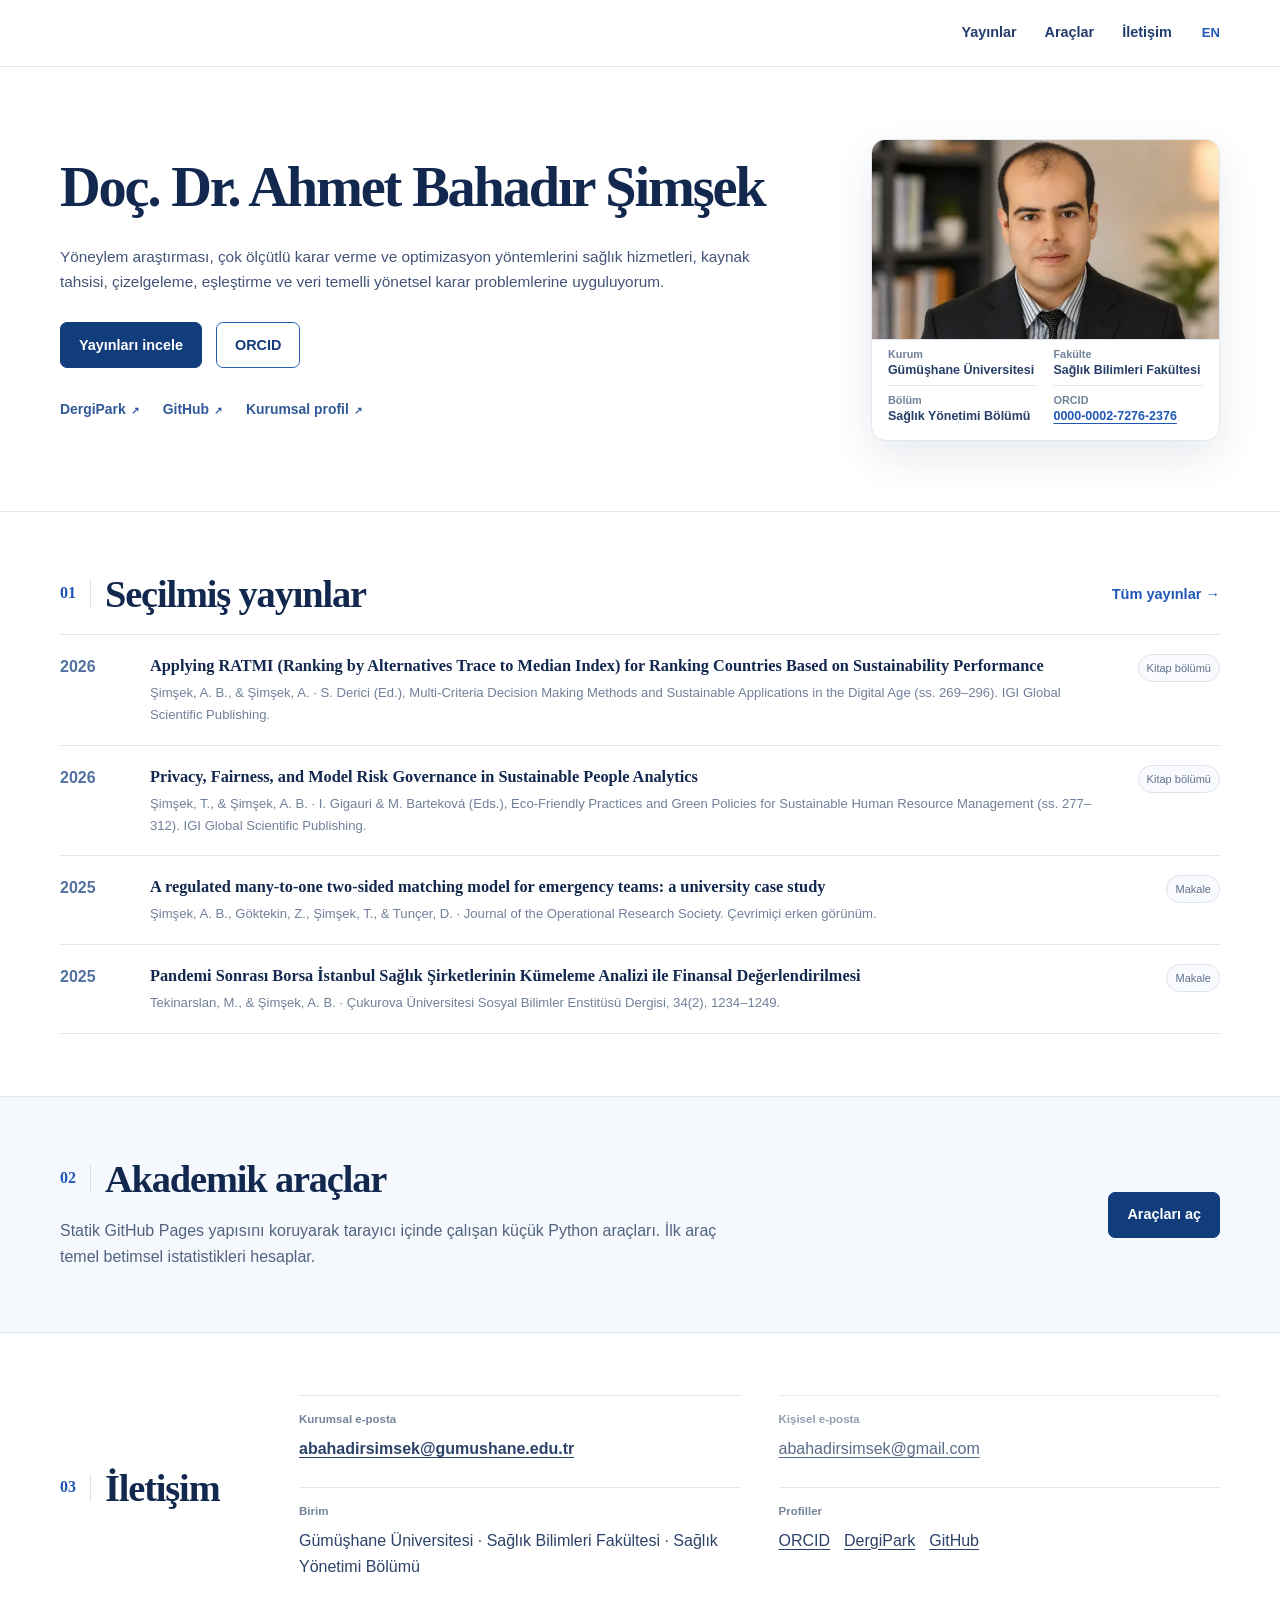
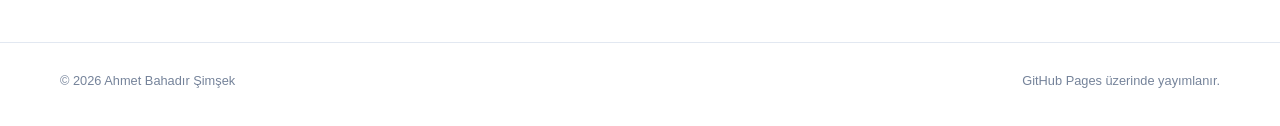
<file: index.html>
<!doctype html>
<html lang="tr">
<head>
<meta charset="utf-8">
<meta name="viewport" content="width=device-width, initial-scale=1">
<meta name="description" content="Doç. Dr. Ahmet Bahadır Şimşek — Gümüşhane Üniversitesi Sağlık Yönetimi. Yöneylem araştırması, çok ölçütlü karar verme, optimizasyon ve sağlık sistemleri analitiği.">
<meta name="theme-color" content="#ffffff">
<title>Ahmet Bahadır Şimşek | Akademik Profil</title>
<link rel="canonical" href="https://abahadirsimsek.github.io/">
<link rel="alternate" hreflang="tr" href="https://abahadirsimsek.github.io/">
<link rel="alternate" hreflang="en" href="https://abahadirsimsek.github.io/en/">
<link rel="alternate" hreflang="x-default" href="https://abahadirsimsek.github.io/">
<meta property="og:type" content="website">
<meta property="og:site_name" content="Ahmet Bahadır Şimşek">
<meta property="og:title" content="Ahmet Bahadır Şimşek | Akademik Profil">
<meta property="og:description" content="Doç. Dr. Ahmet Bahadır Şimşek — Gümüşhane Üniversitesi Sağlık Yönetimi. Yöneylem araştırması, çok ölçütlü karar verme, optimizasyon ve sağlık sistemleri analitiği.">
<meta property="og:url" content="https://abahadirsimsek.github.io/">
<meta property="og:image" content="https://abahadirsimsek.github.io/assets/profile.webp">
<meta property="og:image:alt" content="Doç. Dr. Ahmet Bahadır Şimşek">
<meta property="og:locale" content="tr_TR">
<meta property="og:locale:alternate" content="en_US">
<meta name="twitter:card" content="summary_large_image">
<meta name="twitter:title" content="Ahmet Bahadır Şimşek | Akademik Profil">
<meta name="twitter:description" content="Doç. Dr. Ahmet Bahadır Şimşek — Gümüşhane Üniversitesi Sağlık Yönetimi. Yöneylem araştırması, çok ölçütlü karar verme, optimizasyon ve sağlık sistemleri analitiği.">
<meta name="twitter:image" content="https://abahadirsimsek.github.io/assets/profile.webp">
<link rel="icon" href="assets/favicon.svg" type="image/svg+xml">
<link rel="stylesheet" href="assets/style.css">
<link rel="stylesheet" href="assets/home.css">
<script type="application/ld+json">{"@context":"https://schema.org","@type":"Person","name":"Ahmet Bahadır Şimşek","honorificPrefix":"Doç. Dr.","jobTitle":"Doçent","image":"https://abahadirsimsek.github.io/assets/profile.webp","description":"Yöneylem araştırması, çok ölçütlü karar verme, optimizasyon ve sağlık sistemleri analitiği alanlarında çalışan öğretim üyesi.","email":"mailto:abahadirsimsek@gumushane.edu.tr","identifier":{"@type":"PropertyValue","propertyID":"ORCID","value":"0000-0002-7276-2376"},"affiliation":{"@type":"CollegeOrUniversity","name":"Gümüşhane Üniversitesi","url":"https://www.gumushane.edu.tr/"},"sameAs":["https://orcid.org/0000-0002-7276-2376","https://dergipark.org.tr/tr/pub/@abahadirsimsek","https://github.com/abahadirsimsek","https://saglikyonetimi.gumushane.edu.tr/sayfa/akademik-personel"]}</script>
</head>
<body class="home-page">
<a class="skip-link" href="#main">İçeriğe geç</a>
<header class="site-header">
  <div class="shell header-inner">
    <nav class="nav" aria-label="Ana menü">
      <a href="publications.html">Yayınlar</a>
      <a href="tools.html">Araçlar</a>
      <a href="#iletisim">İletişim</a>
    </nav>
    <a class="lang-link" href="en/" hreflang="en">EN</a>
  </div>
</header>
<main id="main">
<section class="hero">
  <div class="shell hero-grid">
    <div class="hero-copy">
      <h1>Doç. Dr. Ahmet Bahadır Şimşek</h1>
      <p class="lead">Yöneylem araştırması, çok ölçütlü karar verme ve optimizasyon yöntemlerini sağlık hizmetleri, kaynak tahsisi, çizelgeleme, eşleştirme ve veri temelli yönetsel karar problemlerine uyguluyorum.</p>
      <div class="hero-actions">
        <a class="button primary" href="publications.html">Yayınları incele</a>
        <a class="button ghost" href="https://orcid.org/0000-0002-7276-2376" target="_blank" rel="me noopener noreferrer">ORCID</a>
      </div>
      <div class="micro-links">
        <a href="https://dergipark.org.tr/tr/pub/@abahadirsimsek" target="_blank" rel="noopener noreferrer">DergiPark</a>
        <a href="https://github.com/abahadirsimsek" target="_blank" rel="me noopener noreferrer">GitHub</a>
        <a href="https://saglikyonetimi.gumushane.edu.tr/sayfa/akademik-personel" target="_blank" rel="noopener noreferrer">Kurumsal profil</a>
      </div>
    </div>
    <aside class="profile-aside" aria-label="Akademik kimlik bilgileri">
      <img class="profile-photo" src="assets/profile.webp" width="960" height="720" alt="Doç. Dr. Ahmet Bahadır Şimşek" loading="eager" decoding="async">
      <dl class="facts">
        <div><dt>Kurum</dt><dd>Gümüşhane Üniversitesi</dd></div>
        <div><dt>Fakülte</dt><dd>Sağlık Bilimleri Fakültesi</dd></div>
        <div><dt>Bölüm</dt><dd>Sağlık Yönetimi Bölümü</dd></div>
        <div><dt>ORCID</dt><dd><a href="https://orcid.org/0000-0002-7276-2376" target="_blank" rel="me noopener noreferrer">0000-0002-7276-2376</a></dd></div>
      </dl>
    </aside>
  </div>
</section>

<section class="section">
  <div class="shell">
    <div class="section-head">
      <div class="section-label"><span>01</span><h2>Seçilmiş yayınlar</h2></div>
      <a class="quiet-link" href="publications.html">Tüm yayınlar →</a>
    </div>
    <div class="featured-publications">
      <!-- GENERATED:FEATURED:START -->
<article class="featured-item">
  <span class="featured-year">2026</span>
  <div>
    <h3 class="featured-title"><a href="https://doi.org/10.4018/979-8-3693-8789-4.ch009" target="_blank" rel="noopener noreferrer">Applying RATMI (Ranking by Alternatives Trace to Median Index) for Ranking Countries Based on Sustainability Performance</a></h3>
    <p class="featured-meta">Şimşek, A. B., &amp; Şimşek, A. · S. Derici (Ed.), Multi-Criteria Decision Making Methods and Sustainable Applications in the Digital Age (ss. 269–296). IGI Global Scientific Publishing.</p>
  </div>
  <span class="type-badge">Kitap bölümü</span>
</article>
<article class="featured-item">
  <span class="featured-year">2026</span>
  <div>
    <h3 class="featured-title"><a href="https://doi.org/10.4018/979-8-3373-8546-4.ch010" target="_blank" rel="noopener noreferrer">Privacy, Fairness, and Model Risk Governance in Sustainable People Analytics</a></h3>
    <p class="featured-meta">Şimşek, T., &amp; Şimşek, A. B. · I. Gigauri &amp; M. Barteková (Eds.), Eco-Friendly Practices and Green Policies for Sustainable Human Resource Management (ss. 277–312). IGI Global Scientific Publishing.</p>
  </div>
  <span class="type-badge">Kitap bölümü</span>
</article>
<article class="featured-item">
  <span class="featured-year">2025</span>
  <div>
    <h3 class="featured-title"><a href="https://doi.org/10.1080/01605682.2025.2577774" target="_blank" rel="noopener noreferrer">A regulated many-to-one two-sided matching model for emergency teams: a university case study</a></h3>
    <p class="featured-meta">Şimşek, A. B., Göktekin, Z., Şimşek, T., &amp; Tunçer, D. · Journal of the Operational Research Society. Çevrimiçi erken görünüm.</p>
  </div>
  <span class="type-badge">Makale</span>
</article>
<article class="featured-item">
  <span class="featured-year">2025</span>
  <div>
    <h3 class="featured-title"><a href="https://doi.org/10.35379/cusosbil.1643022" target="_blank" rel="noopener noreferrer">Pandemi Sonrası Borsa İstanbul Sağlık Şirketlerinin Kümeleme Analizi ile Finansal Değerlendirilmesi</a></h3>
    <p class="featured-meta">Tekinarslan, M., &amp; Şimşek, A. B. · Çukurova Üniversitesi Sosyal Bilimler Enstitüsü Dergisi, 34(2), 1234–1249.</p>
  </div>
  <span class="type-badge">Makale</span>
</article>
<!-- GENERATED:FEATURED:END -->
    </div>
  </div>
</section>

<section class="section tint">
  <div class="shell tools-banner">
    <div>
      <div class="section-label"><span>02</span><h2>Akademik araçlar</h2></div>
      <p>Statik GitHub Pages yapısını koruyarak tarayıcı içinde çalışan küçük Python araçları. İlk araç temel betimsel istatistikleri hesaplar.</p>
    </div>
    <a class="button primary" href="tools.html">Araçları aç</a>
  </div>
</section>

<section id="iletisim" class="section">
  <div class="shell split">
    <div class="section-label"><span>03</span><h2>İletişim</h2></div>
    <div class="contact-grid">
      <div class="contact-item contact-primary">
        <span>Kurumsal e-posta</span>
        <a href="mailto:abahadirsimsek@gumushane.edu.tr">abahadirsimsek@gumushane.edu.tr</a>
      </div>
      <div class="contact-item contact-secondary">
        <span>Kişisel e-posta</span>
        <a href="mailto:abahadirsimsek@gmail.com">abahadirsimsek@gmail.com</a>
      </div>
      <div class="contact-item">
        <span>Birim</span>
        <p>Gümüşhane Üniversitesi · Sağlık Bilimleri Fakültesi · Sağlık Yönetimi Bölümü</p>
      </div>
      <div class="contact-item">
        <span>Profiller</span>
        <p class="inline-links">
          <a href="https://orcid.org/0000-0002-7276-2376" target="_blank" rel="me noopener noreferrer">ORCID</a>
          <a href="https://dergipark.org.tr/tr/pub/@abahadirsimsek" target="_blank" rel="noopener noreferrer">DergiPark</a>
          <a href="https://github.com/abahadirsimsek" target="_blank" rel="me noopener noreferrer">GitHub</a>
        </p>
      </div>
    </div>
  </div>
</section>
</main>
<footer class="site-footer">
  <div class="shell footer-inner">
    <span>© <span id="year">2026</span> Ahmet Bahadır Şimşek</span>
    <span>GitHub Pages üzerinde yayımlanır.</span>
  </div>
</footer>
<script src="assets/site.js"></script>
</body>
</html>
</file>
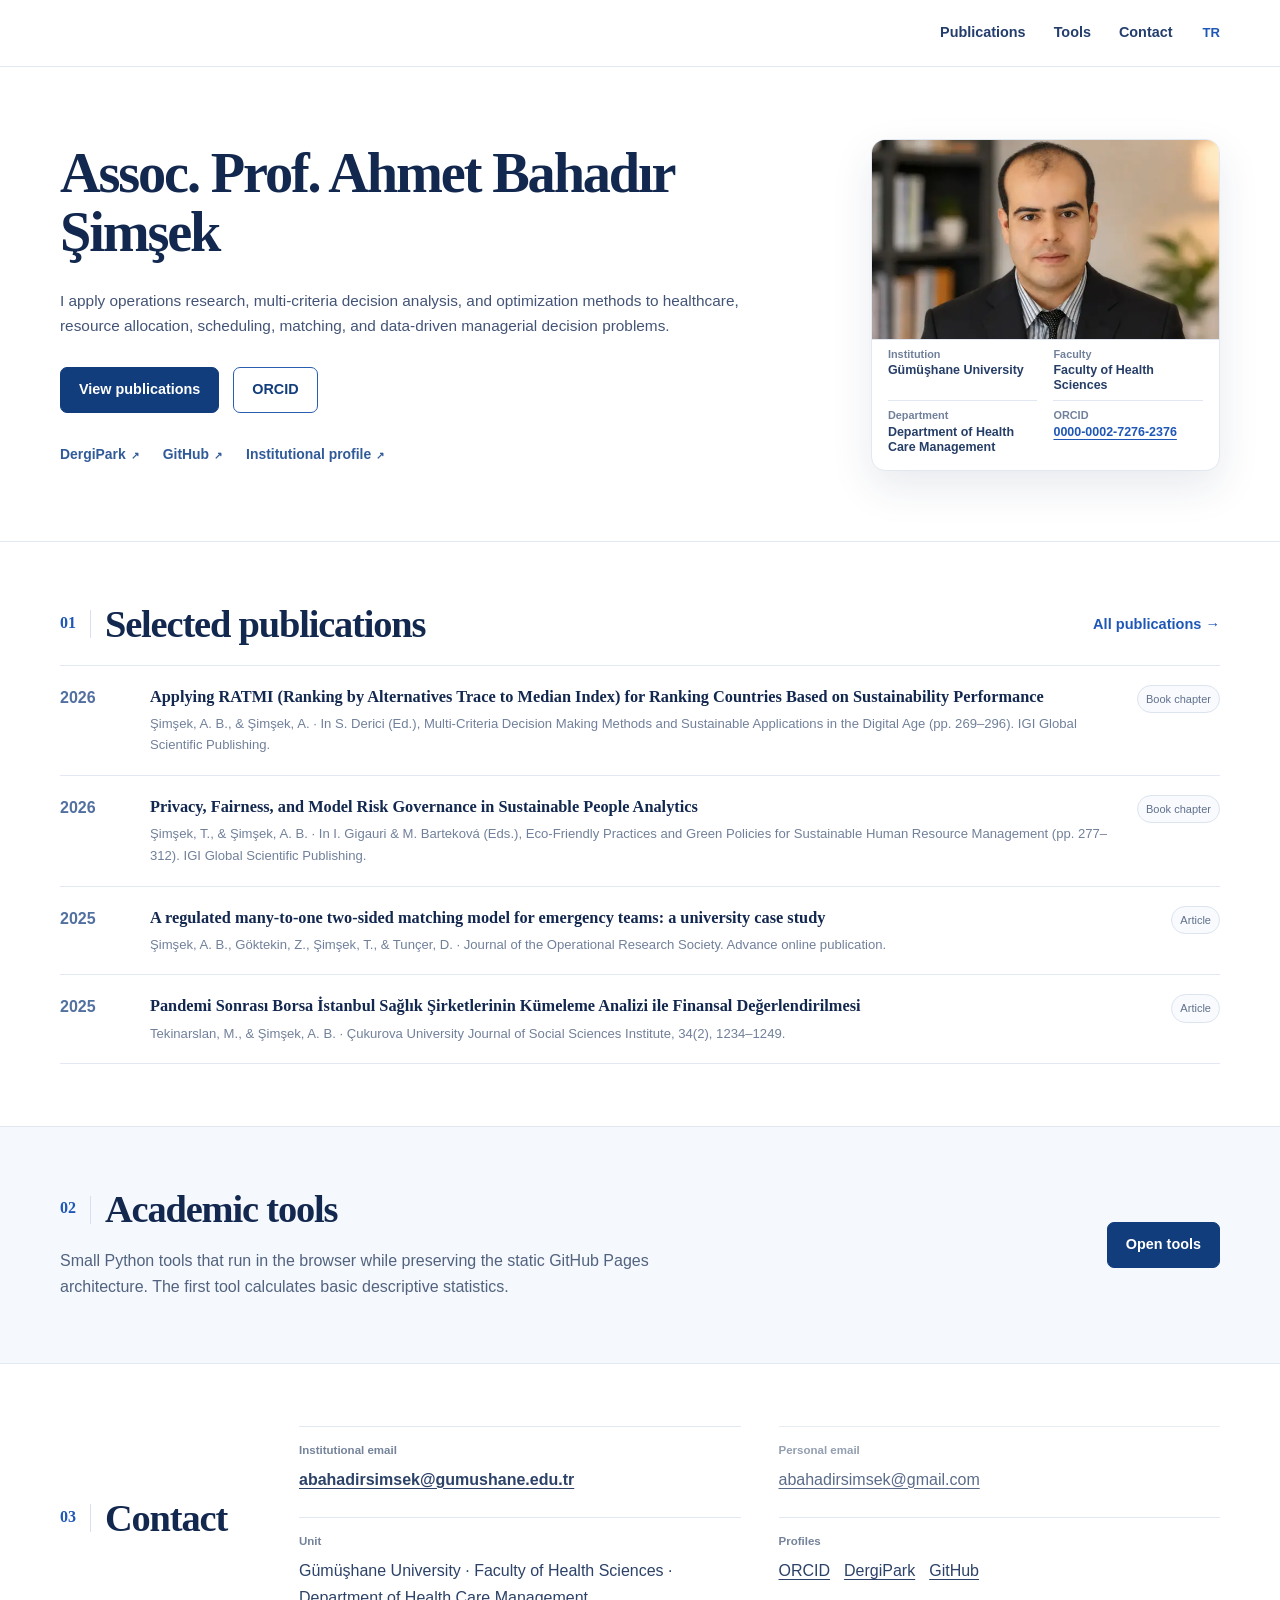
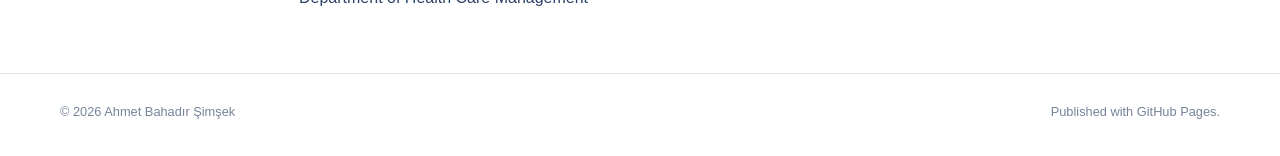
<file: en/index.html>
<!doctype html>
<html lang="en">
<head>
<meta charset="utf-8">
<meta name="viewport" content="width=device-width, initial-scale=1">
<meta name="description" content="Ahmet Bahadır Şimşek, Associate Professor at Gümüşhane University. Operations research, multi-criteria decision analysis, optimization, and health systems analytics.">
<meta name="theme-color" content="#ffffff">
<title>Ahmet Bahadır Şimşek | Academic Profile</title>
<link rel="canonical" href="https://abahadirsimsek.github.io/en/">
<link rel="alternate" hreflang="tr" href="https://abahadirsimsek.github.io/">
<link rel="alternate" hreflang="en" href="https://abahadirsimsek.github.io/en/">
<link rel="alternate" hreflang="x-default" href="https://abahadirsimsek.github.io/">
<meta property="og:type" content="website">
<meta property="og:site_name" content="Ahmet Bahadır Şimşek">
<meta property="og:title" content="Ahmet Bahadır Şimşek | Academic Profile">
<meta property="og:description" content="Ahmet Bahadır Şimşek, Associate Professor at Gümüşhane University. Operations research, multi-criteria decision analysis, optimization, and health systems analytics.">
<meta property="og:url" content="https://abahadirsimsek.github.io/en/">
<meta property="og:image" content="https://abahadirsimsek.github.io/assets/profile.webp">
<meta property="og:image:alt" content="Associate Professor Ahmet Bahadır Şimşek">
<meta property="og:locale" content="en_US">
<meta property="og:locale:alternate" content="tr_TR">
<meta name="twitter:card" content="summary_large_image">
<meta name="twitter:title" content="Ahmet Bahadır Şimşek | Academic Profile">
<meta name="twitter:description" content="Ahmet Bahadır Şimşek, Associate Professor at Gümüşhane University. Operations research, multi-criteria decision analysis, optimization, and health systems analytics.">
<meta name="twitter:image" content="https://abahadirsimsek.github.io/assets/profile.webp">
<link rel="icon" href="../assets/favicon.svg" type="image/svg+xml">
<link rel="stylesheet" href="../assets/style.css">
<link rel="stylesheet" href="../assets/home.css">
<script type="application/ld+json">{"@context":"https://schema.org","@type":"Person","name":"Ahmet Bahadır Şimşek","honorificPrefix":"Assoc. Prof.","jobTitle":"Associate Professor","image":"https://abahadirsimsek.github.io/assets/profile.webp","description":"Associate Professor working on operations research, multi-criteria decision analysis, optimization, and health systems analytics.","email":"mailto:abahadirsimsek@gumushane.edu.tr","identifier":{"@type":"PropertyValue","propertyID":"ORCID","value":"0000-0002-7276-2376"},"affiliation":{"@type":"CollegeOrUniversity","name":"Gümüşhane University","url":"https://www.gumushane.edu.tr/"},"sameAs":["https://orcid.org/0000-0002-7276-2376","https://dergipark.org.tr/tr/pub/@abahadirsimsek","https://github.com/abahadirsimsek","https://saglikyonetimi.gumushane.edu.tr/sayfa/akademik-personel"]}</script>
</head>
<body class="home-page">
<a class="skip-link" href="#main">Skip to content</a>
<header class="site-header">
  <div class="shell header-inner">
    <nav class="nav" aria-label="Main navigation">
      <a href="publications.html">Publications</a>
      <a href="tools.html">Tools</a>
      <a href="#contact">Contact</a>
    </nav>
    <a class="lang-link" href="../" hreflang="tr">TR</a>
  </div>
</header>
<main id="main">
<section class="hero">
  <div class="shell hero-grid">
    <div class="hero-copy">
      <h1>Assoc. Prof. Ahmet Bahadır Şimşek</h1>
      <p class="lead">I apply operations research, multi-criteria decision analysis, and optimization methods to healthcare, resource allocation, scheduling, matching, and data-driven managerial decision problems.</p>
      <div class="hero-actions">
        <a class="button primary" href="publications.html">View publications</a>
        <a class="button ghost" href="https://orcid.org/0000-0002-7276-2376" target="_blank" rel="me noopener noreferrer">ORCID</a>
      </div>
      <div class="micro-links">
        <a href="https://dergipark.org.tr/tr/pub/@abahadirsimsek" target="_blank" rel="noopener noreferrer">DergiPark</a>
        <a href="https://github.com/abahadirsimsek" target="_blank" rel="me noopener noreferrer">GitHub</a>
        <a href="https://saglikyonetimi.gumushane.edu.tr/sayfa/akademik-personel" target="_blank" rel="noopener noreferrer">Institutional profile</a>
      </div>
    </div>
    <aside class="profile-aside" aria-label="Academic identity">
      <img class="profile-photo" src="../assets/profile.webp" width="960" height="720" alt="Associate Professor Ahmet Bahadır Şimşek" loading="eager" decoding="async">
      <dl class="facts">
        <div><dt>Institution</dt><dd>Gümüşhane University</dd></div>
        <div><dt>Faculty</dt><dd>Faculty of Health Sciences</dd></div>
        <div><dt>Department</dt><dd>Department of Health Care Management</dd></div>
        <div><dt>ORCID</dt><dd><a href="https://orcid.org/0000-0002-7276-2376" target="_blank" rel="me noopener noreferrer">0000-0002-7276-2376</a></dd></div>
      </dl>
    </aside>
  </div>
</section>

<section class="section">
  <div class="shell">
    <div class="section-head">
      <div class="section-label"><span>01</span><h2>Selected publications</h2></div>
      <a class="quiet-link" href="publications.html">All publications →</a>
    </div>
    <div class="featured-publications">
      <!-- GENERATED:FEATURED:START -->
<article class="featured-item">
  <span class="featured-year">2026</span>
  <div>
    <h3 class="featured-title"><a href="https://doi.org/10.4018/979-8-3693-8789-4.ch009" target="_blank" rel="noopener noreferrer">Applying RATMI (Ranking by Alternatives Trace to Median Index) for Ranking Countries Based on Sustainability Performance</a></h3>
    <p class="featured-meta">Şimşek, A. B., &amp; Şimşek, A. · In S. Derici (Ed.), Multi-Criteria Decision Making Methods and Sustainable Applications in the Digital Age (pp. 269–296). IGI Global Scientific Publishing.</p>
  </div>
  <span class="type-badge">Book chapter</span>
</article>
<article class="featured-item">
  <span class="featured-year">2026</span>
  <div>
    <h3 class="featured-title"><a href="https://doi.org/10.4018/979-8-3373-8546-4.ch010" target="_blank" rel="noopener noreferrer">Privacy, Fairness, and Model Risk Governance in Sustainable People Analytics</a></h3>
    <p class="featured-meta">Şimşek, T., &amp; Şimşek, A. B. · In I. Gigauri &amp; M. Barteková (Eds.), Eco-Friendly Practices and Green Policies for Sustainable Human Resource Management (pp. 277–312). IGI Global Scientific Publishing.</p>
  </div>
  <span class="type-badge">Book chapter</span>
</article>
<article class="featured-item">
  <span class="featured-year">2025</span>
  <div>
    <h3 class="featured-title"><a href="https://doi.org/10.1080/01605682.2025.2577774" target="_blank" rel="noopener noreferrer">A regulated many-to-one two-sided matching model for emergency teams: a university case study</a></h3>
    <p class="featured-meta">Şimşek, A. B., Göktekin, Z., Şimşek, T., &amp; Tunçer, D. · Journal of the Operational Research Society. Advance online publication.</p>
  </div>
  <span class="type-badge">Article</span>
</article>
<article class="featured-item">
  <span class="featured-year">2025</span>
  <div>
    <h3 class="featured-title"><a href="https://doi.org/10.35379/cusosbil.1643022" target="_blank" rel="noopener noreferrer">Pandemi Sonrası Borsa İstanbul Sağlık Şirketlerinin Kümeleme Analizi ile Finansal Değerlendirilmesi</a></h3>
    <p class="featured-meta">Tekinarslan, M., &amp; Şimşek, A. B. · Çukurova University Journal of Social Sciences Institute, 34(2), 1234–1249.</p>
  </div>
  <span class="type-badge">Article</span>
</article>
<!-- GENERATED:FEATURED:END -->
    </div>
  </div>
</section>

<section class="section tint">
  <div class="shell tools-banner">
    <div>
      <div class="section-label"><span>02</span><h2>Academic tools</h2></div>
      <p>Small Python tools that run in the browser while preserving the static GitHub Pages architecture. The first tool calculates basic descriptive statistics.</p>
    </div>
    <a class="button primary" href="tools.html">Open tools</a>
  </div>
</section>

<section id="contact" class="section">
  <div class="shell split">
    <div class="section-label"><span>03</span><h2>Contact</h2></div>
    <div class="contact-grid">
      <div class="contact-item contact-primary">
        <span>Institutional email</span>
        <a href="mailto:abahadirsimsek@gumushane.edu.tr">abahadirsimsek@gumushane.edu.tr</a>
      </div>
      <div class="contact-item contact-secondary">
        <span>Personal email</span>
        <a href="mailto:abahadirsimsek@gmail.com">abahadirsimsek@gmail.com</a>
      </div>
      <div class="contact-item">
        <span>Unit</span>
        <p>Gümüşhane University · Faculty of Health Sciences · Department of Health Care Management</p>
      </div>
      <div class="contact-item">
        <span>Profiles</span>
        <p class="inline-links">
          <a href="https://orcid.org/0000-0002-7276-2376" target="_blank" rel="me noopener noreferrer">ORCID</a>
          <a href="https://dergipark.org.tr/tr/pub/@abahadirsimsek" target="_blank" rel="noopener noreferrer">DergiPark</a>
          <a href="https://github.com/abahadirsimsek" target="_blank" rel="me noopener noreferrer">GitHub</a>
        </p>
      </div>
    </div>
  </div>
</section>
</main>
<footer class="site-footer">
  <div class="shell footer-inner">
    <span>© <span id="year">2026</span> Ahmet Bahadır Şimşek</span>
    <span>Published with GitHub Pages.</span>
  </div>
</footer>
<script src="../assets/site.js"></script>
</body>
</html>
</file>
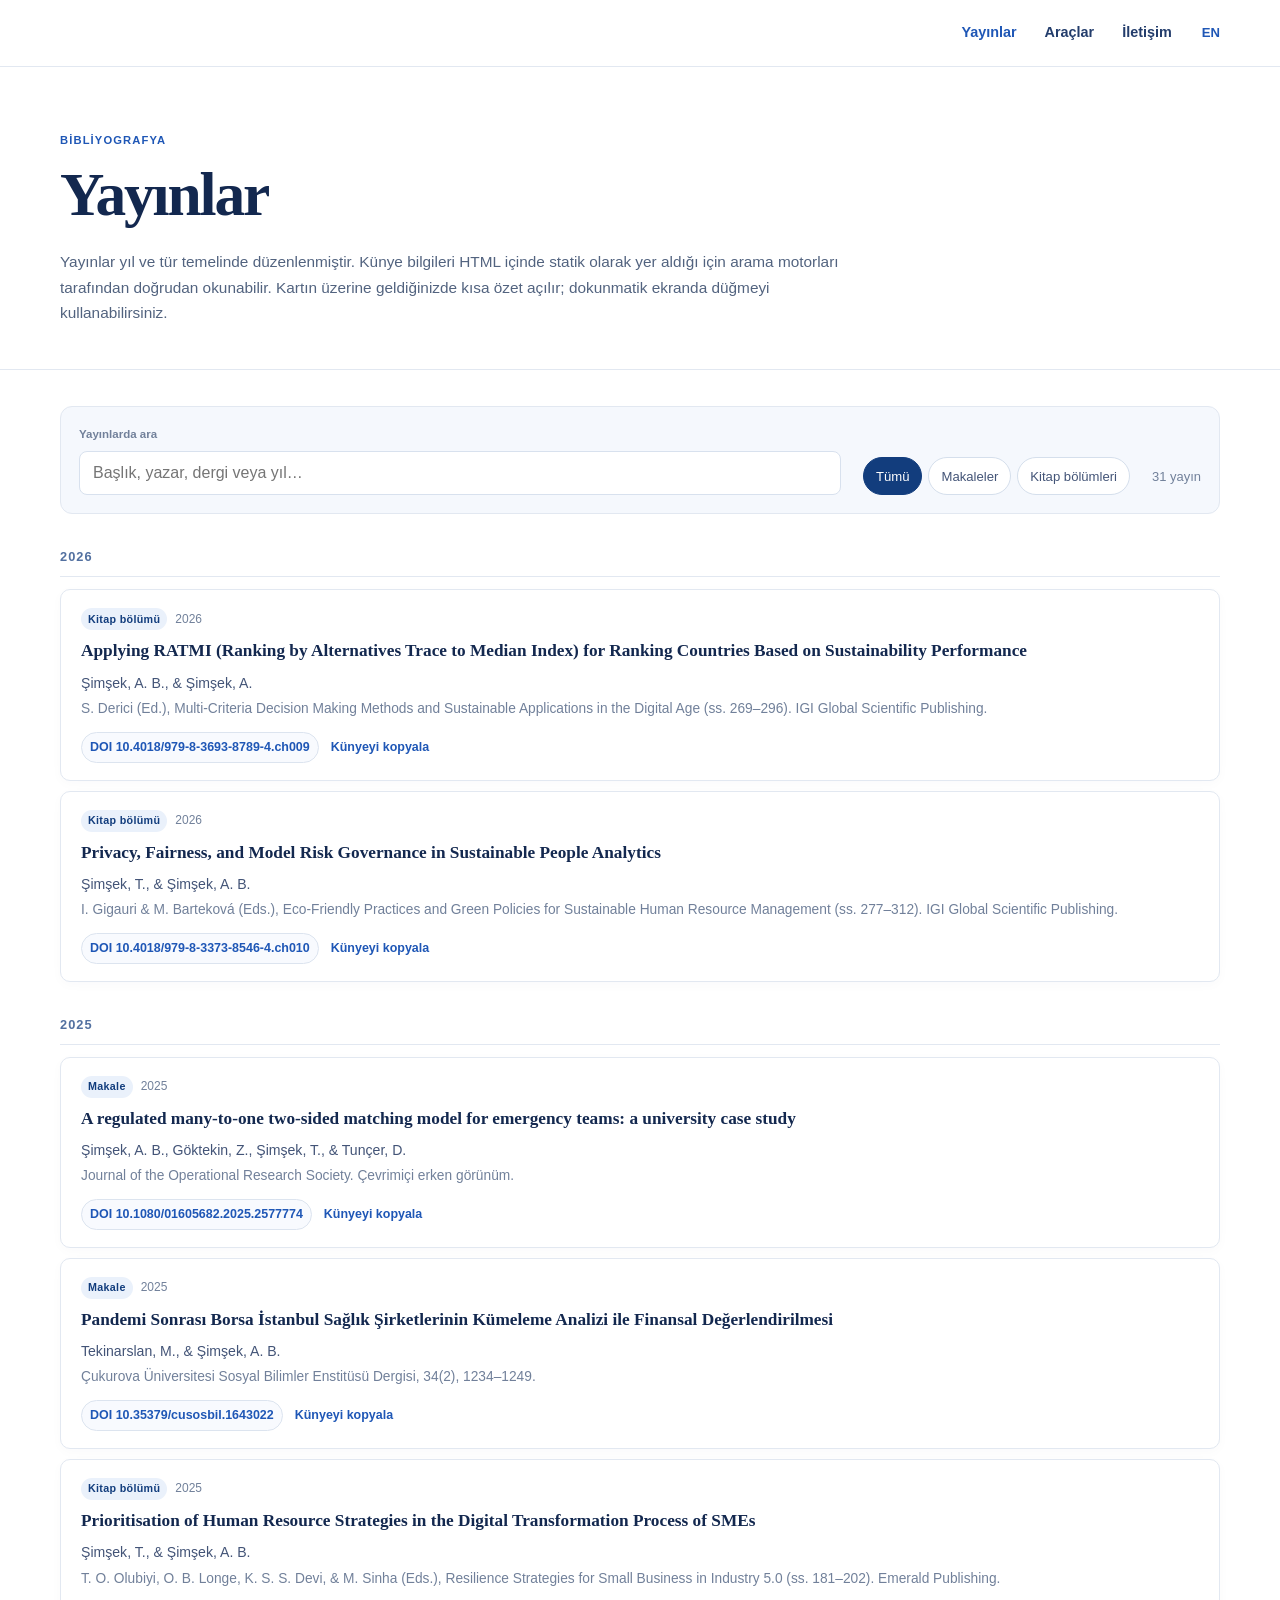
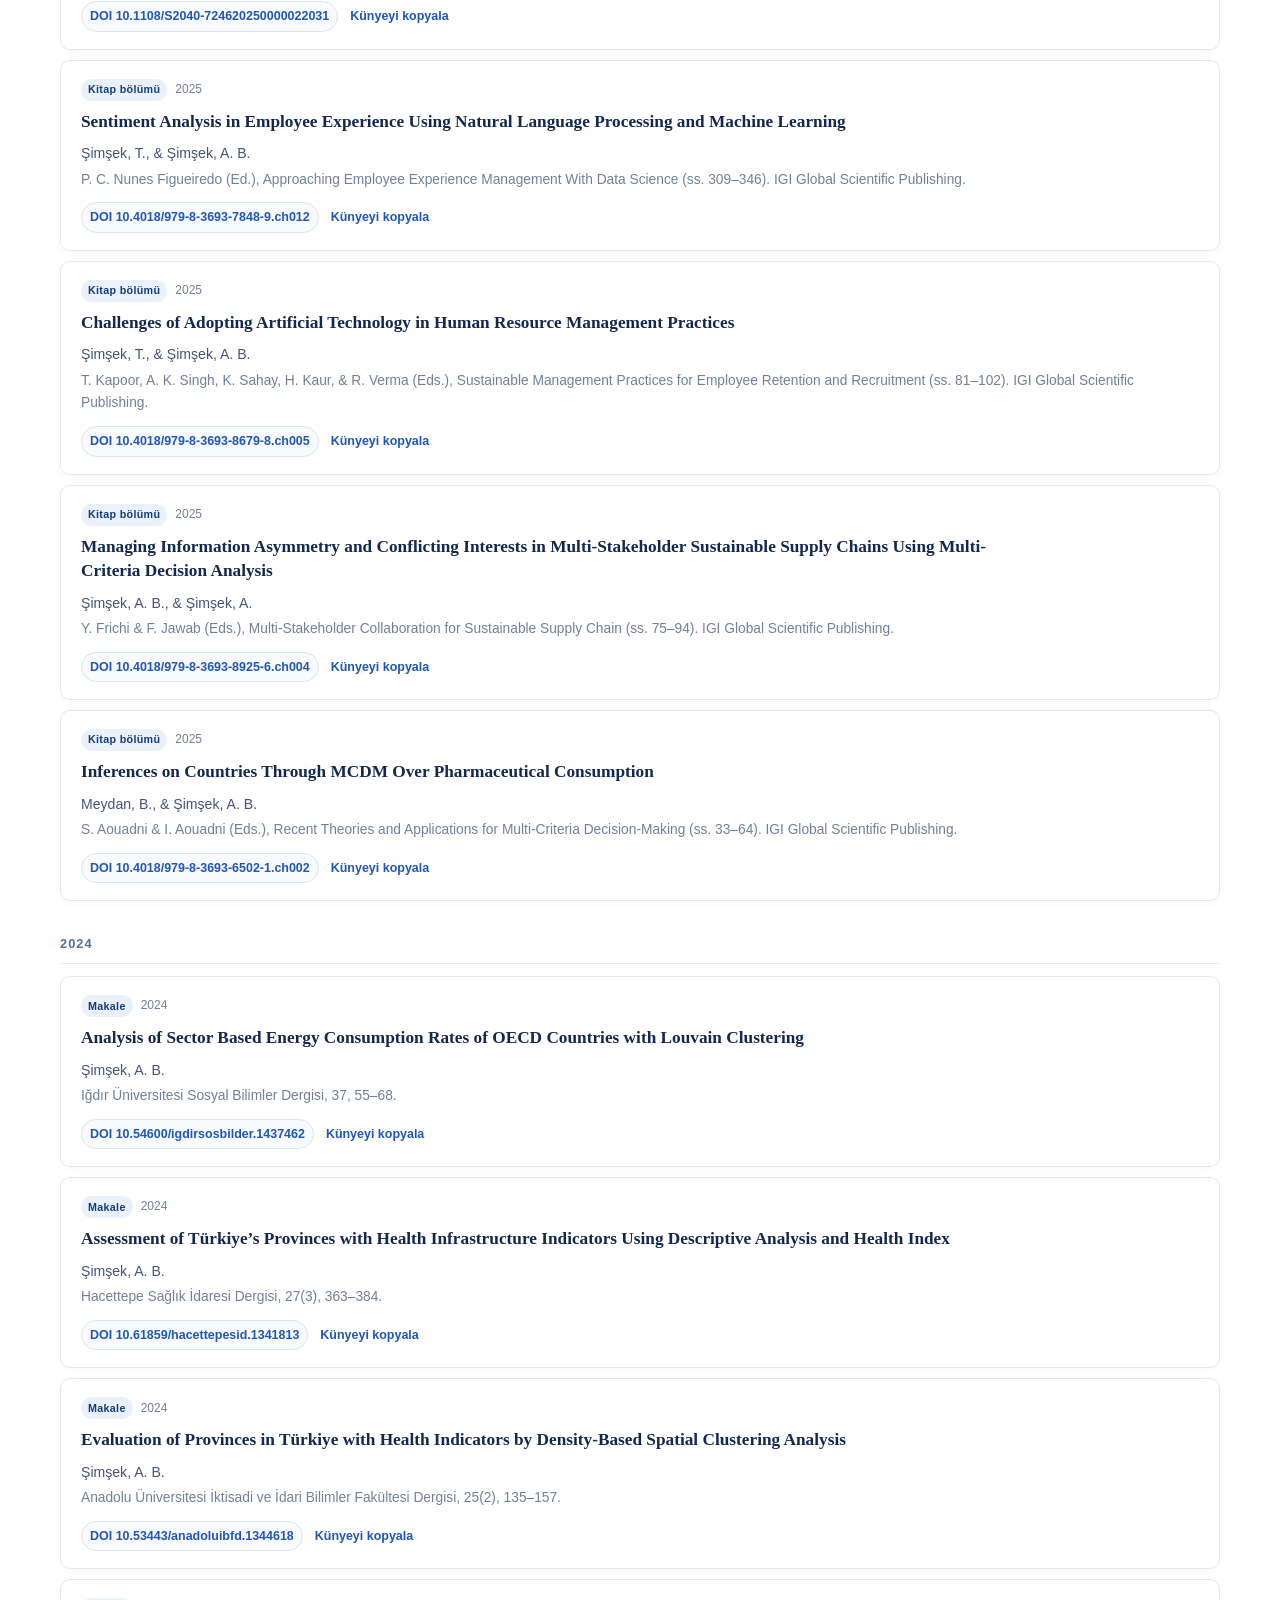
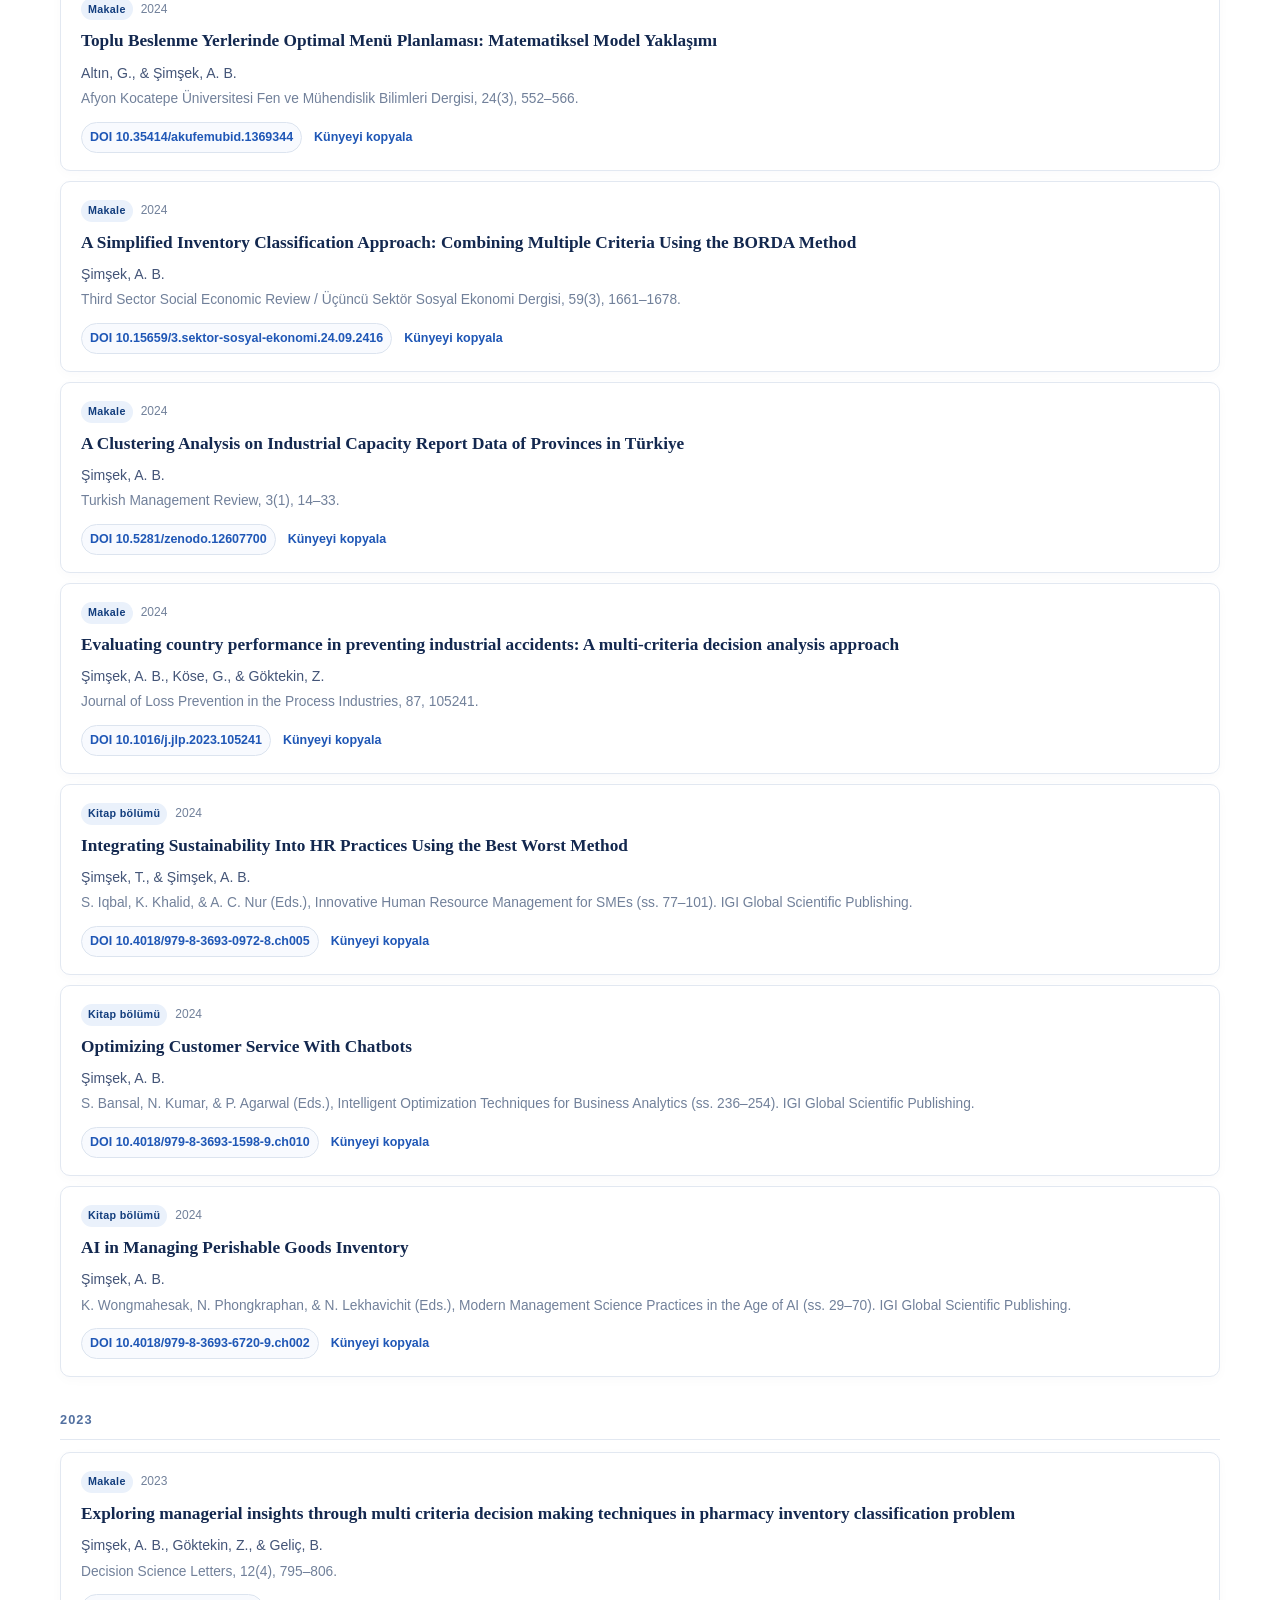
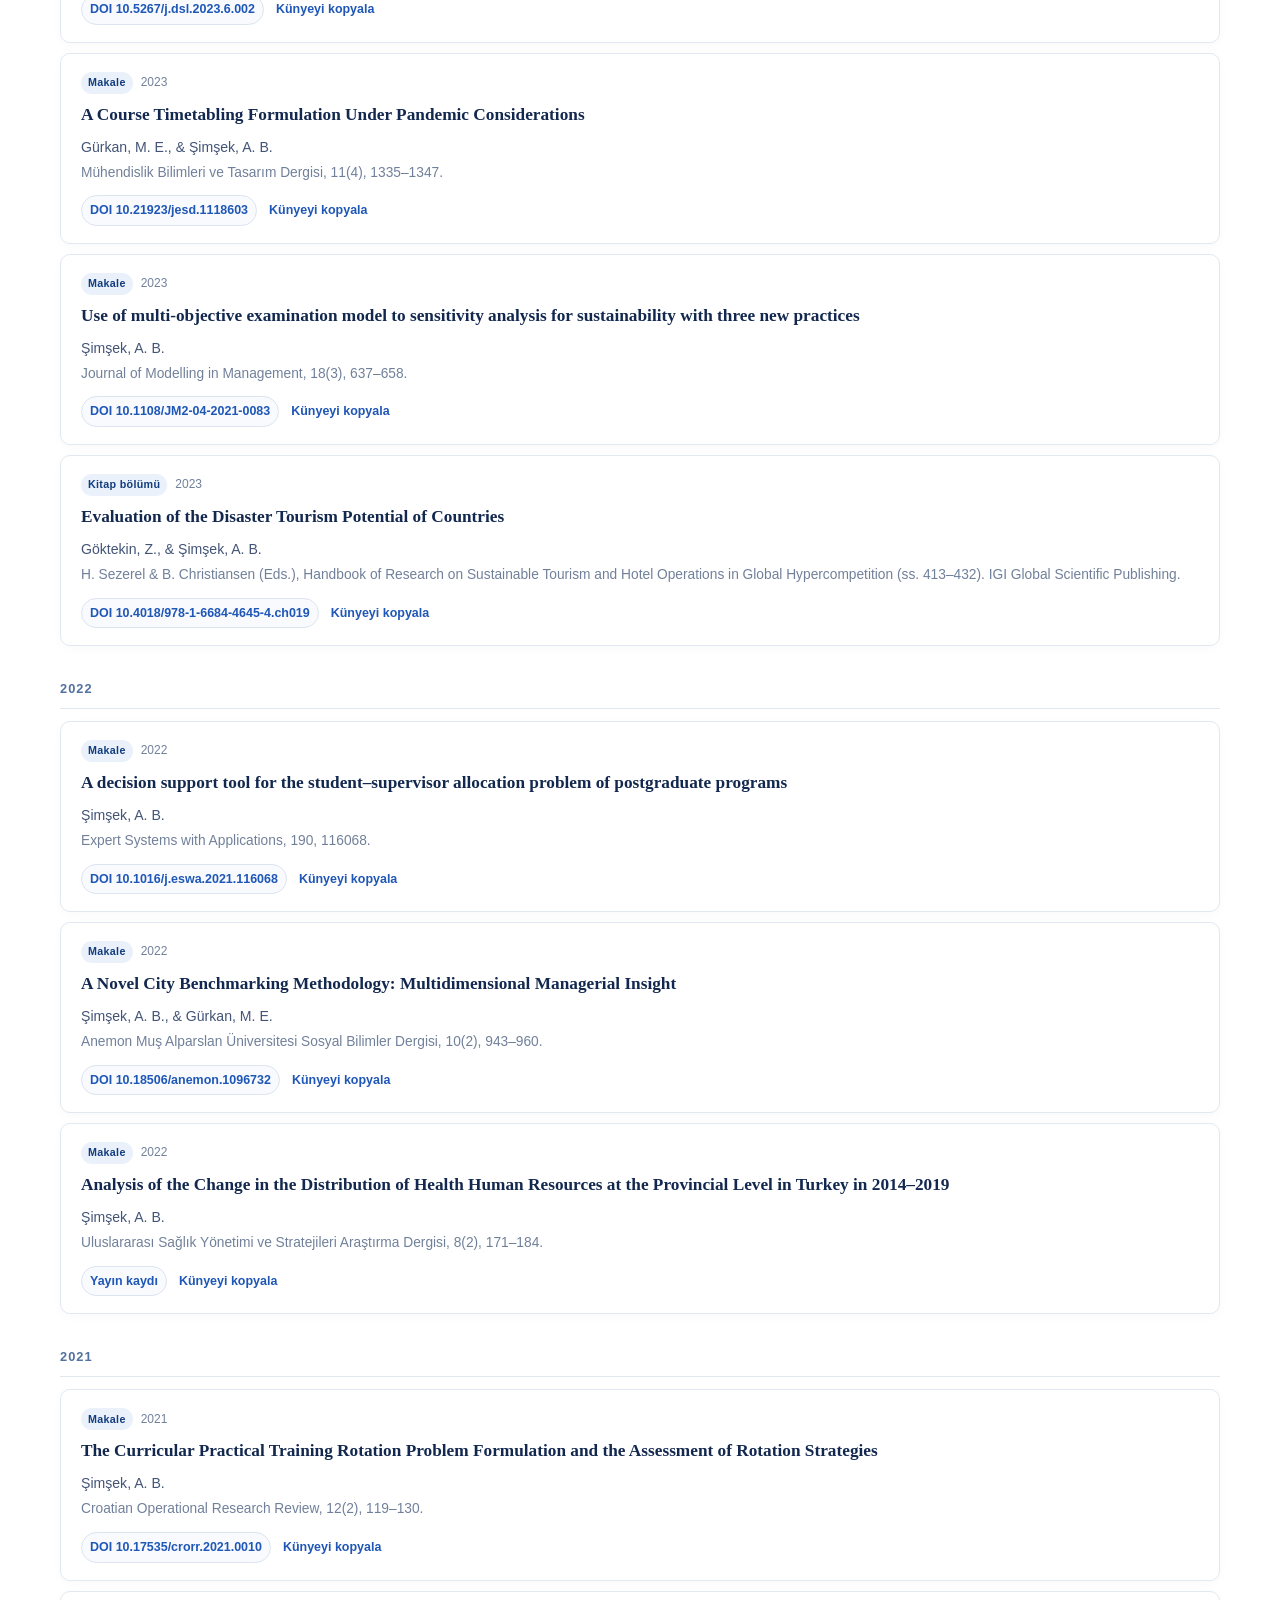
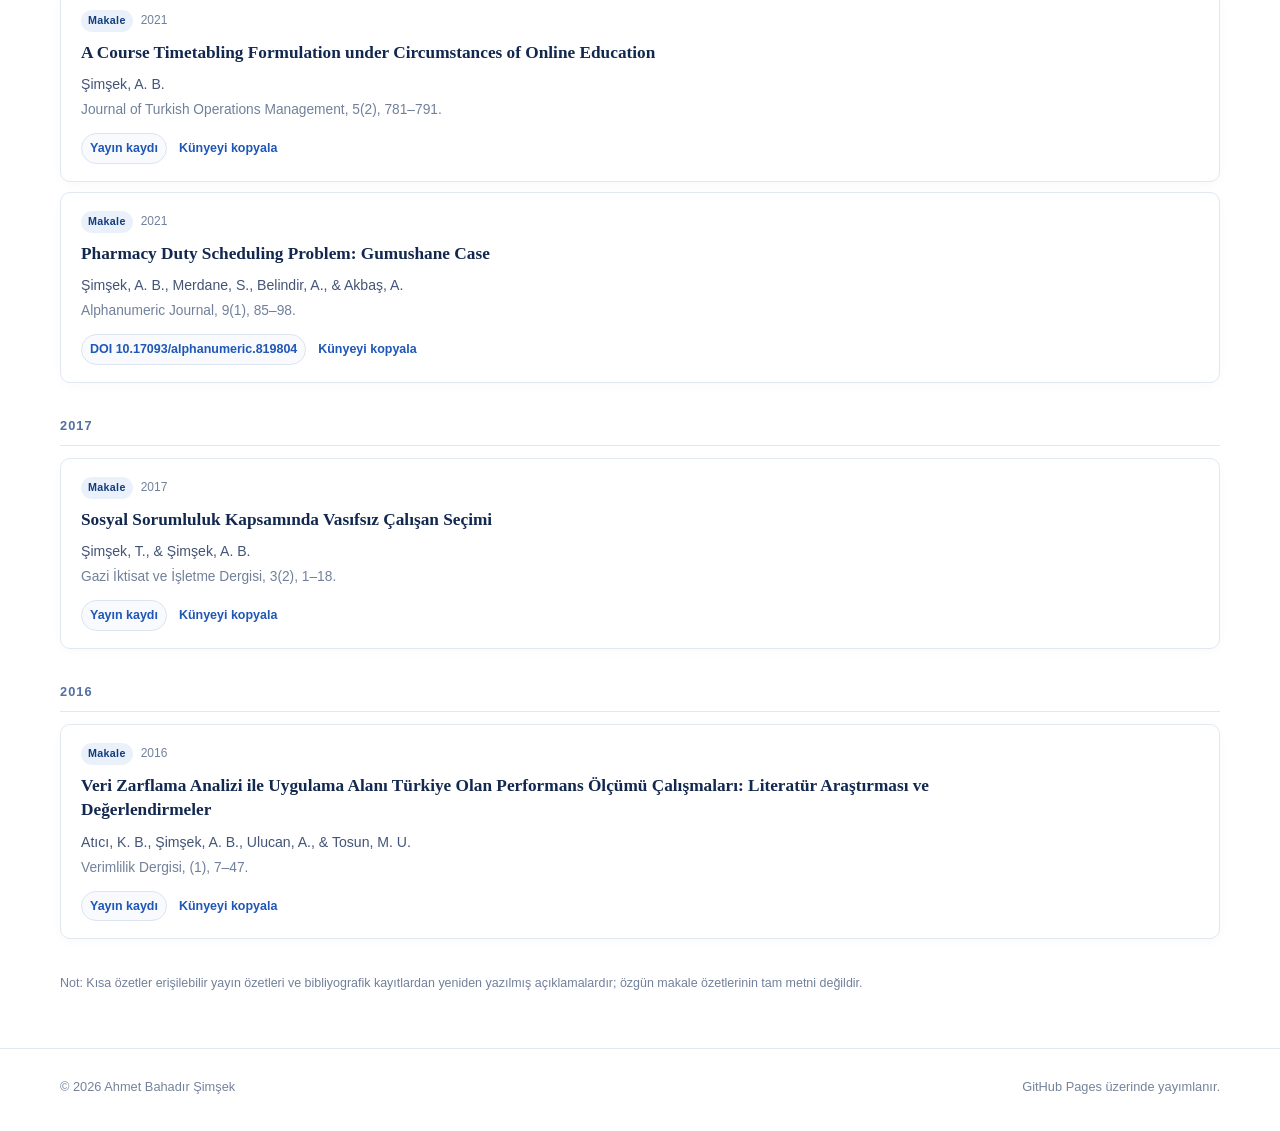
<file: publications.html>
<!doctype html>
<html lang="tr">
<head>
<meta charset="utf-8">
<meta name="viewport" content="width=device-width, initial-scale=1">
<meta name="description" content="Ahmet Bahadır Şimşek — hakemli makaleler ve kitap bölümleri; DOI bağlantıları ve kısa özetlerle tam yayın listesi.">
<meta name="theme-color" content="#f5f3ee">
<title>Yayınlar | Ahmet Bahadır Şimşek</title>
<link rel="canonical" href="https://abahadirsimsek.github.io/publications.html">
<link rel="alternate" hreflang="tr" href="https://abahadirsimsek.github.io/publications.html">
<link rel="alternate" hreflang="en" href="https://abahadirsimsek.github.io/en/publications.html">
<link rel="alternate" hreflang="x-default" href="https://abahadirsimsek.github.io/publications.html">
<meta property="og:type" content="website">
<meta property="og:site_name" content="Ahmet Bahadır Şimşek">
<meta property="og:title" content="Yayınlar | Ahmet Bahadır Şimşek">
<meta property="og:description" content="Ahmet Bahadır Şimşek — hakemli makaleler ve kitap bölümleri; DOI bağlantıları ve kısa özetlerle tam yayın listesi.">
<meta property="og:url" content="https://abahadirsimsek.github.io/publications.html">
<meta property="og:locale" content="tr_TR">
<meta property="og:locale:alternate" content="en_US">
<meta name="twitter:card" content="summary">
<meta name="twitter:title" content="Yayınlar | Ahmet Bahadır Şimşek">
<meta name="twitter:description" content="Ahmet Bahadır Şimşek — hakemli makaleler ve kitap bölümleri; DOI bağlantıları ve kısa özetlerle tam yayın listesi.">
<link rel="icon" href="assets/favicon.svg" type="image/svg+xml">
<link rel="stylesheet" href="assets/style.css">
<script type="application/ld+json">{"@context":"https://schema.org","@type":"ItemList","name":"Yayınlar","itemListElement":[{"@type":"ListItem","position":1,"item":{"@type":"Chapter","name":"Applying RATMI (Ranking by Alternatives Trace to Median Index) for Ranking Countries Based on Sustainability Performance","datePublished":"2026","url":"https://doi.org/10.4018/979-8-3693-8789-4.ch009","identifier":"10.4018/979-8-3693-8789-4.ch009","author":{"@type":"Person","name":"Ahmet Bahadır Şimşek"}}},{"@type":"ListItem","position":2,"item":{"@type":"Chapter","name":"Privacy, Fairness, and Model Risk Governance in Sustainable People Analytics","datePublished":"2026","url":"https://doi.org/10.4018/979-8-3373-8546-4.ch010","identifier":"10.4018/979-8-3373-8546-4.ch010","author":{"@type":"Person","name":"Ahmet Bahadır Şimşek"}}},{"@type":"ListItem","position":3,"item":{"@type":"ScholarlyArticle","name":"A regulated many-to-one two-sided matching model for emergency teams: a university case study","datePublished":"2025","url":"https://doi.org/10.1080/01605682.2025.2577774","identifier":"10.1080/01605682.2025.2577774","author":{"@type":"Person","name":"Ahmet Bahadır Şimşek"}}},{"@type":"ListItem","position":4,"item":{"@type":"ScholarlyArticle","name":"Pandemi Sonrası Borsa İstanbul Sağlık Şirketlerinin Kümeleme Analizi ile Finansal Değerlendirilmesi","datePublished":"2025","url":"https://doi.org/10.35379/cusosbil.1643022","identifier":"10.35379/cusosbil.1643022","author":{"@type":"Person","name":"Ahmet Bahadır Şimşek"}}},{"@type":"ListItem","position":5,"item":{"@type":"Chapter","name":"Prioritisation of Human Resource Strategies in the Digital Transformation Process of SMEs","datePublished":"2025","url":"https://doi.org/10.1108/S2040-724620250000022031","identifier":"10.1108/S2040-724620250000022031","author":{"@type":"Person","name":"Ahmet Bahadır Şimşek"}}},{"@type":"ListItem","position":6,"item":{"@type":"Chapter","name":"Sentiment Analysis in Employee Experience Using Natural Language Processing and Machine Learning","datePublished":"2025","url":"https://doi.org/10.4018/979-8-3693-7848-9.ch012","identifier":"10.4018/979-8-3693-7848-9.ch012","author":{"@type":"Person","name":"Ahmet Bahadır Şimşek"}}},{"@type":"ListItem","position":7,"item":{"@type":"Chapter","name":"Challenges of Adopting Artificial Technology in Human Resource Management Practices","datePublished":"2025","url":"https://doi.org/10.4018/979-8-3693-8679-8.ch005","identifier":"10.4018/979-8-3693-8679-8.ch005","author":{"@type":"Person","name":"Ahmet Bahadır Şimşek"}}},{"@type":"ListItem","position":8,"item":{"@type":"Chapter","name":"Managing Information Asymmetry and Conflicting Interests in Multi-Stakeholder Sustainable Supply Chains Using Multi-Criteria Decision Analysis","datePublished":"2025","url":"https://doi.org/10.4018/979-8-3693-8925-6.ch004","identifier":"10.4018/979-8-3693-8925-6.ch004","author":{"@type":"Person","name":"Ahmet Bahadır Şimşek"}}},{"@type":"ListItem","position":9,"item":{"@type":"Chapter","name":"Inferences on Countries Through MCDM Over Pharmaceutical Consumption","datePublished":"2025","url":"https://doi.org/10.4018/979-8-3693-6502-1.ch002","identifier":"10.4018/979-8-3693-6502-1.ch002","author":{"@type":"Person","name":"Ahmet Bahadır Şimşek"}}},{"@type":"ListItem","position":10,"item":{"@type":"ScholarlyArticle","name":"Analysis of Sector Based Energy Consumption Rates of OECD Countries with Louvain Clustering","datePublished":"2024","url":"https://doi.org/10.54600/igdirsosbilder.1437462","identifier":"10.54600/igdirsosbilder.1437462","author":{"@type":"Person","name":"Ahmet Bahadır Şimşek"}}},{"@type":"ListItem","position":11,"item":{"@type":"ScholarlyArticle","name":"Assessment of Türkiye’s Provinces with Health Infrastructure Indicators Using Descriptive Analysis and Health Index","datePublished":"2024","url":"https://doi.org/10.61859/hacettepesid.1341813","identifier":"10.61859/hacettepesid.1341813","author":{"@type":"Person","name":"Ahmet Bahadır Şimşek"}}},{"@type":"ListItem","position":12,"item":{"@type":"ScholarlyArticle","name":"Evaluation of Provinces in Türkiye with Health Indicators by Density-Based Spatial Clustering Analysis","datePublished":"2024","url":"https://doi.org/10.53443/anadoluibfd.1344618","identifier":"10.53443/anadoluibfd.1344618","author":{"@type":"Person","name":"Ahmet Bahadır Şimşek"}}},{"@type":"ListItem","position":13,"item":{"@type":"ScholarlyArticle","name":"Toplu Beslenme Yerlerinde Optimal Menü Planlaması: Matematiksel Model Yaklaşımı","datePublished":"2024","url":"https://doi.org/10.35414/akufemubid.1369344","identifier":"10.35414/akufemubid.1369344","author":{"@type":"Person","name":"Ahmet Bahadır Şimşek"}}},{"@type":"ListItem","position":14,"item":{"@type":"ScholarlyArticle","name":"A Simplified Inventory Classification Approach: Combining Multiple Criteria Using the BORDA Method","datePublished":"2024","url":"https://doi.org/10.15659/3.sektor-sosyal-ekonomi.24.09.2416","identifier":"10.15659/3.sektor-sosyal-ekonomi.24.09.2416","author":{"@type":"Person","name":"Ahmet Bahadır Şimşek"}}},{"@type":"ListItem","position":15,"item":{"@type":"ScholarlyArticle","name":"A Clustering Analysis on Industrial Capacity Report Data of Provinces in Türkiye","datePublished":"2024","url":"https://doi.org/10.5281/zenodo.12607700","identifier":"10.5281/zenodo.12607700","author":{"@type":"Person","name":"Ahmet Bahadır Şimşek"}}},{"@type":"ListItem","position":16,"item":{"@type":"ScholarlyArticle","name":"Evaluating country performance in preventing industrial accidents: A multi-criteria decision analysis approach","datePublished":"2024","url":"https://doi.org/10.1016/j.jlp.2023.105241","identifier":"10.1016/j.jlp.2023.105241","author":{"@type":"Person","name":"Ahmet Bahadır Şimşek"}}},{"@type":"ListItem","position":17,"item":{"@type":"Chapter","name":"Integrating Sustainability Into HR Practices Using the Best Worst Method","datePublished":"2024","url":"https://doi.org/10.4018/979-8-3693-0972-8.ch005","identifier":"10.4018/979-8-3693-0972-8.ch005","author":{"@type":"Person","name":"Ahmet Bahadır Şimşek"}}},{"@type":"ListItem","position":18,"item":{"@type":"Chapter","name":"Optimizing Customer Service With Chatbots","datePublished":"2024","url":"https://doi.org/10.4018/979-8-3693-1598-9.ch010","identifier":"10.4018/979-8-3693-1598-9.ch010","author":{"@type":"Person","name":"Ahmet Bahadır Şimşek"}}},{"@type":"ListItem","position":19,"item":{"@type":"Chapter","name":"AI in Managing Perishable Goods Inventory","datePublished":"2024","url":"https://doi.org/10.4018/979-8-3693-6720-9.ch002","identifier":"10.4018/979-8-3693-6720-9.ch002","author":{"@type":"Person","name":"Ahmet Bahadır Şimşek"}}},{"@type":"ListItem","position":20,"item":{"@type":"ScholarlyArticle","name":"Exploring managerial insights through multi criteria decision making techniques in pharmacy inventory classification problem","datePublished":"2023","url":"https://doi.org/10.5267/j.dsl.2023.6.002","identifier":"10.5267/j.dsl.2023.6.002","author":{"@type":"Person","name":"Ahmet Bahadır Şimşek"}}},{"@type":"ListItem","position":21,"item":{"@type":"ScholarlyArticle","name":"A Course Timetabling Formulation Under Pandemic Considerations","datePublished":"2023","url":"https://doi.org/10.21923/jesd.1118603","identifier":"10.21923/jesd.1118603","author":{"@type":"Person","name":"Ahmet Bahadır Şimşek"}}},{"@type":"ListItem","position":22,"item":{"@type":"ScholarlyArticle","name":"Use of multi-objective examination model to sensitivity analysis for sustainability with three new practices","datePublished":"2023","url":"https://doi.org/10.1108/JM2-04-2021-0083","identifier":"10.1108/JM2-04-2021-0083","author":{"@type":"Person","name":"Ahmet Bahadır Şimşek"}}},{"@type":"ListItem","position":23,"item":{"@type":"Chapter","name":"Evaluation of the Disaster Tourism Potential of Countries","datePublished":"2023","url":"https://doi.org/10.4018/978-1-6684-4645-4.ch019","identifier":"10.4018/978-1-6684-4645-4.ch019","author":{"@type":"Person","name":"Ahmet Bahadır Şimşek"}}},{"@type":"ListItem","position":24,"item":{"@type":"ScholarlyArticle","name":"A decision support tool for the student–supervisor allocation problem of postgraduate programs","datePublished":"2022","url":"https://doi.org/10.1016/j.eswa.2021.116068","identifier":"10.1016/j.eswa.2021.116068","author":{"@type":"Person","name":"Ahmet Bahadır Şimşek"}}},{"@type":"ListItem","position":25,"item":{"@type":"ScholarlyArticle","name":"A Novel City Benchmarking Methodology: Multidimensional Managerial Insight","datePublished":"2022","url":"https://doi.org/10.18506/anemon.1096732","identifier":"10.18506/anemon.1096732","author":{"@type":"Person","name":"Ahmet Bahadır Şimşek"}}},{"@type":"ListItem","position":26,"item":{"@type":"ScholarlyArticle","name":"Analysis of the Change in the Distribution of Health Human Resources at the Provincial Level in Turkey in 2014–2019","datePublished":"2022","url":"https://dergipark.org.tr/tr/pub/usaysad/article/1130444","identifier":"https://dergipark.org.tr/tr/pub/usaysad/article/1130444","author":{"@type":"Person","name":"Ahmet Bahadır Şimşek"}}},{"@type":"ListItem","position":27,"item":{"@type":"ScholarlyArticle","name":"The Curricular Practical Training Rotation Problem Formulation and the Assessment of Rotation Strategies","datePublished":"2021","url":"https://doi.org/10.17535/crorr.2021.0010","identifier":"10.17535/crorr.2021.0010","author":{"@type":"Person","name":"Ahmet Bahadır Şimşek"}}},{"@type":"ListItem","position":28,"item":{"@type":"ScholarlyArticle","name":"A Course Timetabling Formulation under Circumstances of Online Education","datePublished":"2021","url":"https://dergipark.org.tr/en/pub/jtom/article/916240","identifier":"https://dergipark.org.tr/en/pub/jtom/article/916240","author":{"@type":"Person","name":"Ahmet Bahadır Şimşek"}}},{"@type":"ListItem","position":29,"item":{"@type":"ScholarlyArticle","name":"Pharmacy Duty Scheduling Problem: Gumushane Case","datePublished":"2021","url":"https://doi.org/10.17093/alphanumeric.819804","identifier":"10.17093/alphanumeric.819804","author":{"@type":"Person","name":"Ahmet Bahadır Şimşek"}}},{"@type":"ListItem","position":30,"item":{"@type":"ScholarlyArticle","name":"Sosyal Sorumluluk Kapsamında Vasıfsız Çalışan Seçimi","datePublished":"2017","url":"https://dergipark.org.tr/tr/pub/gjeb/issue/29838/321233","identifier":"https://dergipark.org.tr/tr/pub/gjeb/issue/29838/321233","author":{"@type":"Person","name":"Ahmet Bahadır Şimşek"}}},{"@type":"ListItem","position":31,"item":{"@type":"ScholarlyArticle","name":"Veri Zarflama Analizi ile Uygulama Alanı Türkiye Olan Performans Ölçümü Çalışmaları: Literatür Araştırması ve Değerlendirmeler","datePublished":"2016","url":"https://dergipark.org.tr/tr/pub/verimlilik/issue/24178/256448","identifier":"https://dergipark.org.tr/tr/pub/verimlilik/issue/24178/256448","author":{"@type":"Person","name":"Ahmet Bahadır Şimşek"}}}]}</script>
</head>
<body>
<a class="skip-link" href="#main">İçeriğe geç</a>
<header class="site-header">
  <div class="shell header-inner">
    <a class="identity" href="index.html">
      <span class="identity-name">Ahmet Bahadır Şimşek</span>
      <span class="identity-role">Doç. Dr. · Sağlık Yönetimi</span>
    </a>
    <nav class="nav" aria-label="Ana menü">
      <a href="index.html#profil">Profil</a>
<a href="index.html#arastirma">Araştırma</a>
<a href="publications.html">Yayınlar</a>
<a href="tools.html">Araçlar</a>
<a href="index.html#iletisim">İletişim</a>
    </nav>
    <a class="lang-link" href="en/publications.html" hreflang="en">EN</a>
  </div>
</header>
<main id="main">
<section class="page-hero">
  <div class="shell">
    <p class="eyebrow">Bibliyografya</p>
    <h1>Yayınlar</h1>
    <p class="lead narrow">
      Yayınlar yıl ve tür temelinde düzenlenmiştir. Künye bilgileri HTML içinde statik olarak yer aldığı için arama motorları tarafından doğrudan okunabilir. Kartın üzerine geldiğinizde kısa özet açılır; dokunmatik ekranda düğmeyi kullanabilirsiniz.
    </p>
  </div>
</section>

<section class="section publications-section">
  <div class="shell">
    <div class="publication-toolbar" aria-label="Yayın filtreleri">
      <label class="search-field">
        <span>Yayınlarda ara</span>
        <input id="pubSearch" type="search" placeholder="Başlık, yazar, dergi veya yıl…" autocomplete="off">
      </label>
      <div class="filter-group" role="group" aria-label="Yayın türü">
        <button class="filter-button active" type="button" data-pub-filter="all">Tümü</button>
        <button class="filter-button" type="button" data-pub-filter="article">Makaleler</button>
        <button class="filter-button" type="button" data-pub-filter="chapter">Kitap bölümleri</button>
      </div>
      <p class="result-count" id="publicationCount" aria-live="polite">31 yayın</p>
    </div>

    <div id="publicationList" class="publication-list">
      <!-- GENERATED:PUBLICATIONS:START -->
<section class="year-group" data-year-group="2026"><h2 class="year-heading">2026</h2>
<article class="pub-card" data-pub-card data-type="chapter" data-year="2026" data-search="applying ratmi (ranking by alternatives trace to median index) for ranking countries based on sustainability performance şimşek, a. b., &amp; şimşek, a. s. derici (ed.), multi-criteria decision making methods and sustainable applications in the digital age (ss. 269–296). igi global scientific publishing. in s. derici (ed.), multi-criteria decision making methods and sustainable applications in the digital age (pp. 269–296). igi global scientific publishing. 2026 10.4018/979-8-3693-8789-4.ch009 kitap bölümü" tabindex="0">
  <div class="pub-topline"><span class="pub-type">Kitap bölümü</span><span class="pub-year-small">2026</span></div>
  <h3 class="pub-title"><a href="https://doi.org/10.4018/979-8-3693-8789-4.ch009" target="_blank" rel="noopener noreferrer">Applying RATMI (Ranking by Alternatives Trace to Median Index) for Ranking Countries Based on Sustainability Performance</a></h3>
  <p class="pub-authors">Şimşek, A. B., &amp; Şimşek, A.</p>
  <p class="pub-source">S. Derici (Ed.), Multi-Criteria Decision Making Methods and Sustainable Applications in the Digital Age (ss. 269–296). IGI Global Scientific Publishing.</p>
  <div class="pub-actions">
    <a href="https://doi.org/10.4018/979-8-3693-8789-4.ch009" target="_blank" rel="noopener noreferrer">DOI 10.4018/979-8-3693-8789-4.ch009</a>
    <button class="summary-toggle" type="button" aria-expanded="false">Özeti göster</button>
    <button class="copy-citation" type="button" data-citation="Şimşek, A. B., &amp; Şimşek, A. (2026). Applying RATMI (Ranking by Alternatives Trace to Median Index) for Ranking Countries Based on Sustainability Performance. S. Derici (Ed.), Multi-Criteria Decision Making Methods and Sustainable Applications in the Digital Age (ss. 269–296). IGI Global Scientific Publishing. https://doi.org/10.4018/979-8-3693-8789-4.ch009">Künyeyi kopyala</button>
  </div>
  <div class="summary-panel"><span class="summary-label">Kısa özet:</span> <span>RATMI adlı yeni bir çok ölçütlü karar verme yaklaşımını tanıtır. Yöntem, iz ve medyan benzerliğini kullanarak 157 ülkenin 2016–2020 dönemindeki ekonomik, sosyal ve çevresel sürdürülebilirlik performansını sıralar.</span></div>
</article>
<article class="pub-card" data-pub-card data-type="chapter" data-year="2026" data-search="privacy, fairness, and model risk governance in sustainable people analytics şimşek, t., &amp; şimşek, a. b. i. gigauri &amp; m. barteková (eds.), eco-friendly practices and green policies for sustainable human resource management (ss. 277–312). igi global scientific publishing. in i. gigauri &amp; m. barteková (eds.), eco-friendly practices and green policies for sustainable human resource management (pp. 277–312). igi global scientific publishing. 2026 10.4018/979-8-3373-8546-4.ch010 kitap bölümü" tabindex="0">
  <div class="pub-topline"><span class="pub-type">Kitap bölümü</span><span class="pub-year-small">2026</span></div>
  <h3 class="pub-title"><a href="https://doi.org/10.4018/979-8-3373-8546-4.ch010" target="_blank" rel="noopener noreferrer">Privacy, Fairness, and Model Risk Governance in Sustainable People Analytics</a></h3>
  <p class="pub-authors">Şimşek, T., &amp; Şimşek, A. B.</p>
  <p class="pub-source">I. Gigauri &amp; M. Barteková (Eds.), Eco-Friendly Practices and Green Policies for Sustainable Human Resource Management (ss. 277–312). IGI Global Scientific Publishing.</p>
  <div class="pub-actions">
    <a href="https://doi.org/10.4018/979-8-3373-8546-4.ch010" target="_blank" rel="noopener noreferrer">DOI 10.4018/979-8-3373-8546-4.ch010</a>
    <button class="summary-toggle" type="button" aria-expanded="false">Özeti göster</button>
    <button class="copy-citation" type="button" data-citation="Şimşek, T., &amp; Şimşek, A. B. (2026). Privacy, Fairness, and Model Risk Governance in Sustainable People Analytics. I. Gigauri &amp; M. Barteková (Eds.), Eco-Friendly Practices and Green Policies for Sustainable Human Resource Management (ss. 277–312). IGI Global Scientific Publishing. https://doi.org/10.4018/979-8-3373-8546-4.ch010">Künyeyi kopyala</button>
  </div>
  <div class="summary-panel"><span class="summary-label">Kısa özet:</span> <span>Sürdürülebilir insan analitiğinde mahremiyet, algoritmik adalet ve model riskini ortak bir yönetişim çerçevesinde ele alır. Veri kullanım sınırları, şeffaflık, insan gözetimi ve kontrol mekanizmalarını birlikte değerlendirir.</span></div>
</article>
</section>
<section class="year-group" data-year-group="2025"><h2 class="year-heading">2025</h2>
<article class="pub-card" data-pub-card data-type="article" data-year="2025" data-search="a regulated many-to-one two-sided matching model for emergency teams: a university case study şimşek, a. b., göktekin, z., şimşek, t., &amp; tunçer, d. journal of the operational research society. çevrimiçi erken görünüm. journal of the operational research society. advance online publication. 2025 10.1080/01605682.2025.2577774 makale" tabindex="0">
  <div class="pub-topline"><span class="pub-type">Makale</span><span class="pub-year-small">2025</span></div>
  <h3 class="pub-title"><a href="https://doi.org/10.1080/01605682.2025.2577774" target="_blank" rel="noopener noreferrer">A regulated many-to-one two-sided matching model for emergency teams: a university case study</a></h3>
  <p class="pub-authors">Şimşek, A. B., Göktekin, Z., Şimşek, T., &amp; Tunçer, D.</p>
  <p class="pub-source">Journal of the Operational Research Society. Çevrimiçi erken görünüm.</p>
  <div class="pub-actions">
    <a href="https://doi.org/10.1080/01605682.2025.2577774" target="_blank" rel="noopener noreferrer">DOI 10.1080/01605682.2025.2577774</a>
    <button class="summary-toggle" type="button" aria-expanded="false">Özeti göster</button>
    <button class="copy-citation" type="button" data-citation="Şimşek, A. B., Göktekin, Z., Şimşek, T., &amp; Tunçer, D. (2025). A regulated many-to-one two-sided matching model for emergency teams: a university case study. Journal of the Operational Research Society. Çevrimiçi erken görünüm. https://doi.org/10.1080/01605682.2025.2577774">Künyeyi kopyala</button>
  </div>
  <div class="summary-panel"><span class="summary-label">Kısa özet:</span> <span>Çalışanların tercihleri, karar verici değerlendirmeleri ve ekiplerin fiziksel gerekliliklerini aynı modelde birleştiren düzenlenmiş çoktan-bire iki taraflı eşleştirme modeli önerir. Üniversite örneğinde kararlı, uygulanabilir ve tatmin düzeyi yüksek acil durum ekipleri üretir.</span></div>
</article>
<article class="pub-card" data-pub-card data-type="article" data-year="2025" data-search="pandemi sonrası borsa i̇stanbul sağlık şirketlerinin kümeleme analizi ile finansal değerlendirilmesi tekinarslan, m., &amp; şimşek, a. b. çukurova üniversitesi sosyal bilimler enstitüsü dergisi, 34(2), 1234–1249. çukurova university journal of social sciences institute, 34(2), 1234–1249. 2025 10.35379/cusosbil.1643022 makale" tabindex="0">
  <div class="pub-topline"><span class="pub-type">Makale</span><span class="pub-year-small">2025</span></div>
  <h3 class="pub-title"><a href="https://doi.org/10.35379/cusosbil.1643022" target="_blank" rel="noopener noreferrer">Pandemi Sonrası Borsa İstanbul Sağlık Şirketlerinin Kümeleme Analizi ile Finansal Değerlendirilmesi</a></h3>
  <p class="pub-authors">Tekinarslan, M., &amp; Şimşek, A. B.</p>
  <p class="pub-source">Çukurova Üniversitesi Sosyal Bilimler Enstitüsü Dergisi, 34(2), 1234–1249.</p>
  <div class="pub-actions">
    <a href="https://doi.org/10.35379/cusosbil.1643022" target="_blank" rel="noopener noreferrer">DOI 10.35379/cusosbil.1643022</a>
    <button class="summary-toggle" type="button" aria-expanded="false">Özeti göster</button>
    <button class="copy-citation" type="button" data-citation="Tekinarslan, M., &amp; Şimşek, A. B. (2025). Pandemi Sonrası Borsa İstanbul Sağlık Şirketlerinin Kümeleme Analizi ile Finansal Değerlendirilmesi. Çukurova Üniversitesi Sosyal Bilimler Enstitüsü Dergisi, 34(2), 1234–1249. https://doi.org/10.35379/cusosbil.1643022">Künyeyi kopyala</button>
  </div>
  <div class="summary-panel"><span class="summary-label">Kısa özet:</span> <span>Borsa İstanbul’daki sağlık şirketlerini 2019 son çeyrek–2024 ikinci çeyrek döneminde likidite, kârlılık, borçluluk ve varlık göstergeleriyle K-ortalamalar yöntemi üzerinden inceler. Pandemi dönemindeki finansal heterojenliğin sonrasında belirgin bir yakınsama görülür.</span></div>
</article>
<article class="pub-card" data-pub-card data-type="chapter" data-year="2025" data-search="prioritisation of human resource strategies in the digital transformation process of smes şimşek, t., &amp; şimşek, a. b. t. o. olubiyi, o. b. longe, k. s. s. devi, &amp; m. sinha (eds.), resilience strategies for small business in industry 5.0 (ss. 181–202). emerald publishing. in t. o. olubiyi, o. b. longe, k. s. s. devi, &amp; m. sinha (eds.), resilience strategies for small business in industry 5.0 (pp. 181–202). emerald publishing. 2025 10.1108/s2040-724620250000022031 kitap bölümü" tabindex="0">
  <div class="pub-topline"><span class="pub-type">Kitap bölümü</span><span class="pub-year-small">2025</span></div>
  <h3 class="pub-title"><a href="https://doi.org/10.1108/S2040-724620250000022031" target="_blank" rel="noopener noreferrer">Prioritisation of Human Resource Strategies in the Digital Transformation Process of SMEs</a></h3>
  <p class="pub-authors">Şimşek, T., &amp; Şimşek, A. B.</p>
  <p class="pub-source">T. O. Olubiyi, O. B. Longe, K. S. S. Devi, &amp; M. Sinha (Eds.), Resilience Strategies for Small Business in Industry 5.0 (ss. 181–202). Emerald Publishing.</p>
  <div class="pub-actions">
    <a href="https://doi.org/10.1108/S2040-724620250000022031" target="_blank" rel="noopener noreferrer">DOI 10.1108/S2040-724620250000022031</a>
    <button class="summary-toggle" type="button" aria-expanded="false">Özeti göster</button>
    <button class="copy-citation" type="button" data-citation="Şimşek, T., &amp; Şimşek, A. B. (2025). Prioritisation of Human Resource Strategies in the Digital Transformation Process of SMEs. T. O. Olubiyi, O. B. Longe, K. S. S. Devi, &amp; M. Sinha (Eds.), Resilience Strategies for Small Business in Industry 5.0 (ss. 181–202). Emerald Publishing. https://doi.org/10.1108/S2040-724620250000022031">Künyeyi kopyala</button>
  </div>
  <div class="summary-panel"><span class="summary-label">Kısa özet:</span> <span>KOBİ’lerin dijital dönüşümünde yeniden beceri kazandırma, dijital yetenek, liderlik ve dijital kültür gibi insan kaynakları stratejilerini çok ölçütlü bir çerçevede önceliklendirir. Kaynak kısıtları altında uygulanabilir bir karar desteği yaklaşımı sunar.</span></div>
</article>
<article class="pub-card" data-pub-card data-type="chapter" data-year="2025" data-search="sentiment analysis in employee experience using natural language processing and machine learning şimşek, t., &amp; şimşek, a. b. p. c. nunes figueiredo (ed.), approaching employee experience management with data science (ss. 309–346). igi global scientific publishing. in p. c. nunes figueiredo (ed.), approaching employee experience management with data science (pp. 309–346). igi global scientific publishing. 2025 10.4018/979-8-3693-7848-9.ch012 kitap bölümü" tabindex="0">
  <div class="pub-topline"><span class="pub-type">Kitap bölümü</span><span class="pub-year-small">2025</span></div>
  <h3 class="pub-title"><a href="https://doi.org/10.4018/979-8-3693-7848-9.ch012" target="_blank" rel="noopener noreferrer">Sentiment Analysis in Employee Experience Using Natural Language Processing and Machine Learning</a></h3>
  <p class="pub-authors">Şimşek, T., &amp; Şimşek, A. B.</p>
  <p class="pub-source">P. C. Nunes Figueiredo (Ed.), Approaching Employee Experience Management With Data Science (ss. 309–346). IGI Global Scientific Publishing.</p>
  <div class="pub-actions">
    <a href="https://doi.org/10.4018/979-8-3693-7848-9.ch012" target="_blank" rel="noopener noreferrer">DOI 10.4018/979-8-3693-7848-9.ch012</a>
    <button class="summary-toggle" type="button" aria-expanded="false">Özeti göster</button>
    <button class="copy-citation" type="button" data-citation="Şimşek, T., &amp; Şimşek, A. B. (2025). Sentiment Analysis in Employee Experience Using Natural Language Processing and Machine Learning. P. C. Nunes Figueiredo (Ed.), Approaching Employee Experience Management With Data Science (ss. 309–346). IGI Global Scientific Publishing. https://doi.org/10.4018/979-8-3693-7848-9.ch012">Künyeyi kopyala</button>
  </div>
  <div class="summary-panel"><span class="summary-label">Kısa özet:</span> <span>Çalışan deneyimindeki duygu analizini NLP ön işleme adımları ve Naive Bayes, SVM ve LSTM gibi modeller üzerinden ele alır. Dil, kültür ve veri yanlılığı sorunlarını tartışarak gerçek zamanlı analiz ve örgütsel KPI entegrasyonuna uzanan bir çerçeve sunar.</span></div>
</article>
<article class="pub-card" data-pub-card data-type="chapter" data-year="2025" data-search="challenges of adopting artificial technology in human resource management practices şimşek, t., &amp; şimşek, a. b. t. kapoor, a. k. singh, k. sahay, h. kaur, &amp; r. verma (eds.), sustainable management practices for employee retention and recruitment (ss. 81–102). igi global scientific publishing. in t. kapoor, a. k. singh, k. sahay, h. kaur, &amp; r. verma (eds.), sustainable management practices for employee retention and recruitment (pp. 81–102). igi global scientific publishing. 2025 10.4018/979-8-3693-8679-8.ch005 kitap bölümü" tabindex="0">
  <div class="pub-topline"><span class="pub-type">Kitap bölümü</span><span class="pub-year-small">2025</span></div>
  <h3 class="pub-title"><a href="https://doi.org/10.4018/979-8-3693-8679-8.ch005" target="_blank" rel="noopener noreferrer">Challenges of Adopting Artificial Technology in Human Resource Management Practices</a></h3>
  <p class="pub-authors">Şimşek, T., &amp; Şimşek, A. B.</p>
  <p class="pub-source">T. Kapoor, A. K. Singh, K. Sahay, H. Kaur, &amp; R. Verma (Eds.), Sustainable Management Practices for Employee Retention and Recruitment (ss. 81–102). IGI Global Scientific Publishing.</p>
  <div class="pub-actions">
    <a href="https://doi.org/10.4018/979-8-3693-8679-8.ch005" target="_blank" rel="noopener noreferrer">DOI 10.4018/979-8-3693-8679-8.ch005</a>
    <button class="summary-toggle" type="button" aria-expanded="false">Özeti göster</button>
    <button class="copy-citation" type="button" data-citation="Şimşek, T., &amp; Şimşek, A. B. (2025). Challenges of Adopting Artificial Technology in Human Resource Management Practices. T. Kapoor, A. K. Singh, K. Sahay, H. Kaur, &amp; R. Verma (Eds.), Sustainable Management Practices for Employee Retention and Recruitment (ss. 81–102). IGI Global Scientific Publishing. https://doi.org/10.4018/979-8-3693-8679-8.ch005">Künyeyi kopyala</button>
  </div>
  <div class="summary-panel"><span class="summary-label">Kısa özet:</span> <span>İnsan kaynakları yönetiminde yapay zekâ uygulamalarının benimsenmesinde ortaya çıkan teknik, örgütsel ve etik güçlükleri değerlendirir. Uygulama risklerini çalışan deneyimi ve sürdürülebilir İK yönetimi bağlamına yerleştirir.</span></div>
</article>
<article class="pub-card" data-pub-card data-type="chapter" data-year="2025" data-search="managing information asymmetry and conflicting interests in multi-stakeholder sustainable supply chains using multi-criteria decision analysis şimşek, a. b., &amp; şimşek, a. y. frichi &amp; f. jawab (eds.), multi-stakeholder collaboration for sustainable supply chain (ss. 75–94). igi global scientific publishing. in y. frichi &amp; f. jawab (eds.), multi-stakeholder collaboration for sustainable supply chain (pp. 75–94). igi global scientific publishing. 2025 10.4018/979-8-3693-8925-6.ch004 kitap bölümü" tabindex="0">
  <div class="pub-topline"><span class="pub-type">Kitap bölümü</span><span class="pub-year-small">2025</span></div>
  <h3 class="pub-title"><a href="https://doi.org/10.4018/979-8-3693-8925-6.ch004" target="_blank" rel="noopener noreferrer">Managing Information Asymmetry and Conflicting Interests in Multi-Stakeholder Sustainable Supply Chains Using Multi-Criteria Decision Analysis</a></h3>
  <p class="pub-authors">Şimşek, A. B., &amp; Şimşek, A.</p>
  <p class="pub-source">Y. Frichi &amp; F. Jawab (Eds.), Multi-Stakeholder Collaboration for Sustainable Supply Chain (ss. 75–94). IGI Global Scientific Publishing.</p>
  <div class="pub-actions">
    <a href="https://doi.org/10.4018/979-8-3693-8925-6.ch004" target="_blank" rel="noopener noreferrer">DOI 10.4018/979-8-3693-8925-6.ch004</a>
    <button class="summary-toggle" type="button" aria-expanded="false">Özeti göster</button>
    <button class="copy-citation" type="button" data-citation="Şimşek, A. B., &amp; Şimşek, A. (2025). Managing Information Asymmetry and Conflicting Interests in Multi-Stakeholder Sustainable Supply Chains Using Multi-Criteria Decision Analysis. Y. Frichi &amp; F. Jawab (Eds.), Multi-Stakeholder Collaboration for Sustainable Supply Chain (ss. 75–94). IGI Global Scientific Publishing. https://doi.org/10.4018/979-8-3693-8925-6.ch004">Künyeyi kopyala</button>
  </div>
  <div class="summary-panel"><span class="summary-label">Kısa özet:</span> <span>Sürdürülebilir tedarik zincirlerinde bilgi asimetrisi ve paydaş çıkar çatışmalarını çok ölçütlü karar analiziyle ele alır. Şeffaflık, uzlaşma ve ekonomik-sosyal-çevresel hedeflerin birlikte değerlendirilmesine yönelik bir uygulama çerçevesi geliştirir.</span></div>
</article>
<article class="pub-card" data-pub-card data-type="chapter" data-year="2025" data-search="inferences on countries through mcdm over pharmaceutical consumption meydan, b., &amp; şimşek, a. b. s. aouadni &amp; i. aouadni (eds.), recent theories and applications for multi-criteria decision-making (ss. 33–64). igi global scientific publishing. in s. aouadni &amp; i. aouadni (eds.), recent theories and applications for multi-criteria decision-making (pp. 33–64). igi global scientific publishing. 2025 10.4018/979-8-3693-6502-1.ch002 kitap bölümü" tabindex="0">
  <div class="pub-topline"><span class="pub-type">Kitap bölümü</span><span class="pub-year-small">2025</span></div>
  <h3 class="pub-title"><a href="https://doi.org/10.4018/979-8-3693-6502-1.ch002" target="_blank" rel="noopener noreferrer">Inferences on Countries Through MCDM Over Pharmaceutical Consumption</a></h3>
  <p class="pub-authors">Meydan, B., &amp; Şimşek, A. B.</p>
  <p class="pub-source">S. Aouadni &amp; I. Aouadni (Eds.), Recent Theories and Applications for Multi-Criteria Decision-Making (ss. 33–64). IGI Global Scientific Publishing.</p>
  <div class="pub-actions">
    <a href="https://doi.org/10.4018/979-8-3693-6502-1.ch002" target="_blank" rel="noopener noreferrer">DOI 10.4018/979-8-3693-6502-1.ch002</a>
    <button class="summary-toggle" type="button" aria-expanded="false">Özeti göster</button>
    <button class="copy-citation" type="button" data-citation="Meydan, B., &amp; Şimşek, A. B. (2025). Inferences on Countries Through MCDM Over Pharmaceutical Consumption. S. Aouadni &amp; I. Aouadni (Eds.), Recent Theories and Applications for Multi-Criteria Decision-Making (ss. 33–64). IGI Global Scientific Publishing. https://doi.org/10.4018/979-8-3693-6502-1.ch002">Künyeyi kopyala</button>
  </div>
  <div class="summary-panel"><span class="summary-label">Kısa özet:</span> <span>ATC sınıflarına göre ilaç tüketim verilerini CoCoSo ve TOPSIS-Sort-B yöntemleriyle analiz ederek ülkelerin sağlık sistemlerine ilişkin karşılaştırmalı çıkarımlar üretir. Ülkeleri ilaç grupları bazında sıralar ve performans sınıflarına ayırır.</span></div>
</article>
</section>
<section class="year-group" data-year-group="2024"><h2 class="year-heading">2024</h2>
<article class="pub-card" data-pub-card data-type="article" data-year="2024" data-search="analysis of sector based energy consumption rates of oecd countries with louvain clustering şimşek, a. b. iğdır üniversitesi sosyal bilimler dergisi, 37, 55–68. iğdır university journal of social sciences, 37, 55–68. 2024 10.54600/igdirsosbilder.1437462 makale" tabindex="0">
  <div class="pub-topline"><span class="pub-type">Makale</span><span class="pub-year-small">2024</span></div>
  <h3 class="pub-title"><a href="https://doi.org/10.54600/igdirsosbilder.1437462" target="_blank" rel="noopener noreferrer">Analysis of Sector Based Energy Consumption Rates of OECD Countries with Louvain Clustering</a></h3>
  <p class="pub-authors">Şimşek, A. B.</p>
  <p class="pub-source">Iğdır Üniversitesi Sosyal Bilimler Dergisi, 37, 55–68.</p>
  <div class="pub-actions">
    <a href="https://doi.org/10.54600/igdirsosbilder.1437462" target="_blank" rel="noopener noreferrer">DOI 10.54600/igdirsosbilder.1437462</a>
    <button class="summary-toggle" type="button" aria-expanded="false">Özeti göster</button>
    <button class="copy-citation" type="button" data-citation="Şimşek, A. B. (2024). Analysis of Sector Based Energy Consumption Rates of OECD Countries with Louvain Clustering. Iğdır Üniversitesi Sosyal Bilimler Dergisi, 37, 55–68. https://doi.org/10.54600/igdirsosbilder.1437462">Künyeyi kopyala</button>
  </div>
  <div class="summary-panel"><span class="summary-label">Kısa özet:</span> <span>OECD ülkelerinin tarım, hizmetler, sanayi, ulaşım ve diğer sektörlerdeki enerji tüketim paylarını 2011–2020 dönemi için Louvain kümeleme ile inceler. Türkiye’nin sektörel örüntüsünü karşılaştırmalı kümeler içinde konumlandırır.</span></div>
</article>
<article class="pub-card" data-pub-card data-type="article" data-year="2024" data-search="assessment of türkiye’s provinces with health infrastructure indicators using descriptive analysis and health index şimşek, a. b. hacettepe sağlık i̇daresi dergisi, 27(3), 363–384. hacettepe journal of health administration, 27(3), 363–384. 2024 10.61859/hacettepesid.1341813 makale" tabindex="0">
  <div class="pub-topline"><span class="pub-type">Makale</span><span class="pub-year-small">2024</span></div>
  <h3 class="pub-title"><a href="https://doi.org/10.61859/hacettepesid.1341813" target="_blank" rel="noopener noreferrer">Assessment of Türkiye’s Provinces with Health Infrastructure Indicators Using Descriptive Analysis and Health Index</a></h3>
  <p class="pub-authors">Şimşek, A. B.</p>
  <p class="pub-source">Hacettepe Sağlık İdaresi Dergisi, 27(3), 363–384.</p>
  <div class="pub-actions">
    <a href="https://doi.org/10.61859/hacettepesid.1341813" target="_blank" rel="noopener noreferrer">DOI 10.61859/hacettepesid.1341813</a>
    <button class="summary-toggle" type="button" aria-expanded="false">Özeti göster</button>
    <button class="copy-citation" type="button" data-citation="Şimşek, A. B. (2024). Assessment of Türkiye’s Provinces with Health Infrastructure Indicators Using Descriptive Analysis and Health Index. Hacettepe Sağlık İdaresi Dergisi, 27(3), 363–384. https://doi.org/10.61859/hacettepesid.1341813">Künyeyi kopyala</button>
  </div>
  <div class="summary-panel"><span class="summary-label">Kısa özet:</span> <span>Türkiye’de illerin sağlık altyapısını betimsel göstergeler ve birleşik sağlık indeksi üzerinden karşılaştırır. İl düzeyindeki farklılıkları görünür kılarak kaynak tahsisi ve sağlık politikası öncelikleri için karşılaştırmalı kanıt üretir.</span></div>
</article>
<article class="pub-card" data-pub-card data-type="article" data-year="2024" data-search="evaluation of provinces in türkiye with health indicators by density-based spatial clustering analysis şimşek, a. b. anadolu üniversitesi i̇ktisadi ve i̇dari bilimler fakültesi dergisi, 25(2), 135–157. anadolu university journal of economics and administrative sciences, 25(2), 135–157. 2024 10.53443/anadoluibfd.1344618 makale" tabindex="0">
  <div class="pub-topline"><span class="pub-type">Makale</span><span class="pub-year-small">2024</span></div>
  <h3 class="pub-title"><a href="https://doi.org/10.53443/anadoluibfd.1344618" target="_blank" rel="noopener noreferrer">Evaluation of Provinces in Türkiye with Health Indicators by Density-Based Spatial Clustering Analysis</a></h3>
  <p class="pub-authors">Şimşek, A. B.</p>
  <p class="pub-source">Anadolu Üniversitesi İktisadi ve İdari Bilimler Fakültesi Dergisi, 25(2), 135–157.</p>
  <div class="pub-actions">
    <a href="https://doi.org/10.53443/anadoluibfd.1344618" target="_blank" rel="noopener noreferrer">DOI 10.53443/anadoluibfd.1344618</a>
    <button class="summary-toggle" type="button" aria-expanded="false">Özeti göster</button>
    <button class="copy-citation" type="button" data-citation="Şimşek, A. B. (2024). Evaluation of Provinces in Türkiye with Health Indicators by Density-Based Spatial Clustering Analysis. Anadolu Üniversitesi İktisadi ve İdari Bilimler Fakültesi Dergisi, 25(2), 135–157. https://doi.org/10.53443/anadoluibfd.1344618">Künyeyi kopyala</button>
  </div>
  <div class="summary-panel"><span class="summary-label">Kısa özet:</span> <span>2021 yılı sağlık personeli ve altyapı göstergeleriyle 81 ili DBSCAN yöntemi kullanarak değerlendirir. Yoğunluk temelli kümeler ve aykırı iller üzerinden sağlık kaynaklarının mekânsal dağılımındaki farklılıkları ortaya koyar.</span></div>
</article>
<article class="pub-card" data-pub-card data-type="article" data-year="2024" data-search="toplu beslenme yerlerinde optimal menü planlaması: matematiksel model yaklaşımı altın, g., &amp; şimşek, a. b. afyon kocatepe üniversitesi fen ve mühendislik bilimleri dergisi, 24(3), 552–566. afyon kocatepe university journal of sciences and engineering, 24(3), 552–566. 2024 10.35414/akufemubid.1369344 makale" tabindex="0">
  <div class="pub-topline"><span class="pub-type">Makale</span><span class="pub-year-small">2024</span></div>
  <h3 class="pub-title"><a href="https://doi.org/10.35414/akufemubid.1369344" target="_blank" rel="noopener noreferrer">Toplu Beslenme Yerlerinde Optimal Menü Planlaması: Matematiksel Model Yaklaşımı</a></h3>
  <p class="pub-authors">Altın, G., &amp; Şimşek, A. B.</p>
  <p class="pub-source">Afyon Kocatepe Üniversitesi Fen ve Mühendislik Bilimleri Dergisi, 24(3), 552–566.</p>
  <div class="pub-actions">
    <a href="https://doi.org/10.35414/akufemubid.1369344" target="_blank" rel="noopener noreferrer">DOI 10.35414/akufemubid.1369344</a>
    <button class="summary-toggle" type="button" aria-expanded="false">Özeti göster</button>
    <button class="copy-citation" type="button" data-citation="Altın, G., &amp; Şimşek, A. B. (2024). Toplu Beslenme Yerlerinde Optimal Menü Planlaması: Matematiksel Model Yaklaşımı. Afyon Kocatepe Üniversitesi Fen ve Mühendislik Bilimleri Dergisi, 24(3), 552–566. https://doi.org/10.35414/akufemubid.1369344">Künyeyi kopyala</button>
  </div>
  <div class="summary-panel"><span class="summary-label">Kısa özet:</span> <span>Toplu beslenme sistemlerinde beğeni düzeyi, maliyet ve menü politikalarını aynı optimizasyon modelinde birleştirir. Matematiksel modelin manuel planlamaya göre dengeli ve uygulanabilir menü üretme kapasitesini inceler.</span></div>
</article>
<article class="pub-card" data-pub-card data-type="article" data-year="2024" data-search="a simplified inventory classification approach: combining multiple criteria using the borda method şimşek, a. b. third sector social economic review / üçüncü sektör sosyal ekonomi dergisi, 59(3), 1661–1678. third sector social economic review, 59(3), 1661–1678. 2024 10.15659/3.sektor-sosyal-ekonomi.24.09.2416 makale" tabindex="0">
  <div class="pub-topline"><span class="pub-type">Makale</span><span class="pub-year-small">2024</span></div>
  <h3 class="pub-title"><a href="https://doi.org/10.15659/3.sektor-sosyal-ekonomi.24.09.2416" target="_blank" rel="noopener noreferrer">A Simplified Inventory Classification Approach: Combining Multiple Criteria Using the BORDA Method</a></h3>
  <p class="pub-authors">Şimşek, A. B.</p>
  <p class="pub-source">Third Sector Social Economic Review / Üçüncü Sektör Sosyal Ekonomi Dergisi, 59(3), 1661–1678.</p>
  <div class="pub-actions">
    <a href="https://doi.org/10.15659/3.sektor-sosyal-ekonomi.24.09.2416" target="_blank" rel="noopener noreferrer">DOI 10.15659/3.sektor-sosyal-ekonomi.24.09.2416</a>
    <button class="summary-toggle" type="button" aria-expanded="false">Özeti göster</button>
    <button class="copy-citation" type="button" data-citation="Şimşek, A. B. (2024). A Simplified Inventory Classification Approach: Combining Multiple Criteria Using the BORDA Method. Third Sector Social Economic Review / Üçüncü Sektör Sosyal Ekonomi Dergisi, 59(3), 1661–1678. https://doi.org/10.15659/3.sektor-sosyal-ekonomi.24.09.2416">Künyeyi kopyala</button>
  </div>
  <div class="summary-panel"><span class="summary-label">Kısa özet:</span> <span>Maliyet, yıllık tüketim değeri ve tedarik süresi gibi ölçütlerin sıralamalarını BORDA yöntemiyle birleştirerek 47 stok kalemini sınıflandırır. Özellikle sınırlı analitik altyapıya sahip KOBİ’ler için sade bir çok ölçütlü envanter yaklaşımı önerir.</span></div>
</article>
<article class="pub-card" data-pub-card data-type="article" data-year="2024" data-search="a clustering analysis on industrial capacity report data of provinces in türkiye şimşek, a. b. turkish management review, 3(1), 14–33. turkish management review, 3(1), 14–33. 2024 10.5281/zenodo.12607700 makale" tabindex="0">
  <div class="pub-topline"><span class="pub-type">Makale</span><span class="pub-year-small">2024</span></div>
  <h3 class="pub-title"><a href="https://doi.org/10.5281/zenodo.12607700" target="_blank" rel="noopener noreferrer">A Clustering Analysis on Industrial Capacity Report Data of Provinces in Türkiye</a></h3>
  <p class="pub-authors">Şimşek, A. B.</p>
  <p class="pub-source">Turkish Management Review, 3(1), 14–33.</p>
  <div class="pub-actions">
    <a href="https://doi.org/10.5281/zenodo.12607700" target="_blank" rel="noopener noreferrer">DOI 10.5281/zenodo.12607700</a>
    <button class="summary-toggle" type="button" aria-expanded="false">Özeti göster</button>
    <button class="copy-citation" type="button" data-citation="Şimşek, A. B. (2024). A Clustering Analysis on Industrial Capacity Report Data of Provinces in Türkiye. Turkish Management Review, 3(1), 14–33. https://doi.org/10.5281/zenodo.12607700">Künyeyi kopyala</button>
  </div>
  <div class="summary-panel"><span class="summary-label">Kısa özet:</span> <span>Sanayi kapasite raporlarındaki çalışan dağılımını kademeli K-ortalamalar kümeleme ile analiz eder. İller arasındaki sanayi yoğunluğu farklılıklarını ve öne çıkan ekonomik merkezleri veri temelli kümeler üzerinden tanımlar.</span></div>
</article>
<article class="pub-card" data-pub-card data-type="article" data-year="2024" data-search="evaluating country performance in preventing industrial accidents: a multi-criteria decision analysis approach şimşek, a. b., köse, g., &amp; göktekin, z. journal of loss prevention in the process industries, 87, 105241. journal of loss prevention in the process industries, 87, 105241. 2024 10.1016/j.jlp.2023.105241 makale" tabindex="0">
  <div class="pub-topline"><span class="pub-type">Makale</span><span class="pub-year-small">2024</span></div>
  <h3 class="pub-title"><a href="https://doi.org/10.1016/j.jlp.2023.105241" target="_blank" rel="noopener noreferrer">Evaluating country performance in preventing industrial accidents: A multi-criteria decision analysis approach</a></h3>
  <p class="pub-authors">Şimşek, A. B., Köse, G., &amp; Göktekin, Z.</p>
  <p class="pub-source">Journal of Loss Prevention in the Process Industries, 87, 105241.</p>
  <div class="pub-actions">
    <a href="https://doi.org/10.1016/j.jlp.2023.105241" target="_blank" rel="noopener noreferrer">DOI 10.1016/j.jlp.2023.105241</a>
    <button class="summary-toggle" type="button" aria-expanded="false">Özeti göster</button>
    <button class="copy-citation" type="button" data-citation="Şimşek, A. B., Köse, G., &amp; Göktekin, Z. (2024). Evaluating country performance in preventing industrial accidents: A multi-criteria decision analysis approach. Journal of Loss Prevention in the Process Industries, 87, 105241. https://doi.org/10.1016/j.jlp.2023.105241">Künyeyi kopyala</button>
  </div>
  <div class="summary-panel"><span class="summary-label">Kısa özet:</span> <span>Endüstriyel kaza kayıtlarını çok ölçütlü karar analiziyle birleştirerek ülkelerin kaza önleme performansını karşılaştırır. Göreli performans, örnek ülkeler ve politika geliştirme açısından kullanılabilir bir değerlendirme çerçevesi üretir.</span></div>
</article>
<article class="pub-card" data-pub-card data-type="chapter" data-year="2024" data-search="integrating sustainability into hr practices using the best worst method şimşek, t., &amp; şimşek, a. b. s. iqbal, k. khalid, &amp; a. c. nur (eds.), innovative human resource management for smes (ss. 77–101). igi global scientific publishing. in s. iqbal, k. khalid, &amp; a. c. nur (eds.), innovative human resource management for smes (pp. 77–101). igi global scientific publishing. 2024 10.4018/979-8-3693-0972-8.ch005 kitap bölümü" tabindex="0">
  <div class="pub-topline"><span class="pub-type">Kitap bölümü</span><span class="pub-year-small">2024</span></div>
  <h3 class="pub-title"><a href="https://doi.org/10.4018/979-8-3693-0972-8.ch005" target="_blank" rel="noopener noreferrer">Integrating Sustainability Into HR Practices Using the Best Worst Method</a></h3>
  <p class="pub-authors">Şimşek, T., &amp; Şimşek, A. B.</p>
  <p class="pub-source">S. Iqbal, K. Khalid, &amp; A. C. Nur (Eds.), Innovative Human Resource Management for SMEs (ss. 77–101). IGI Global Scientific Publishing.</p>
  <div class="pub-actions">
    <a href="https://doi.org/10.4018/979-8-3693-0972-8.ch005" target="_blank" rel="noopener noreferrer">DOI 10.4018/979-8-3693-0972-8.ch005</a>
    <button class="summary-toggle" type="button" aria-expanded="false">Özeti göster</button>
    <button class="copy-citation" type="button" data-citation="Şimşek, T., &amp; Şimşek, A. B. (2024). Integrating Sustainability Into HR Practices Using the Best Worst Method. S. Iqbal, K. Khalid, &amp; A. C. Nur (Eds.), Innovative Human Resource Management for SMEs (ss. 77–101). IGI Global Scientific Publishing. https://doi.org/10.4018/979-8-3693-0972-8.ch005">Künyeyi kopyala</button>
  </div>
  <div class="summary-panel"><span class="summary-label">Kısa özet:</span> <span>KOBİ’lerde sürdürülebilir insan kaynakları uygulamalarını Best–Worst Method üzerinden önceliklendirir. Çevresel, sosyal ve etik ölçütlerin yönetsel karar sürecine sistematik biçimde dahil edilmesini amaçlar.</span></div>
</article>
<article class="pub-card" data-pub-card data-type="chapter" data-year="2024" data-search="optimizing customer service with chatbots şimşek, a. b. s. bansal, n. kumar, &amp; p. agarwal (eds.), intelligent optimization techniques for business analytics (ss. 236–254). igi global scientific publishing. in s. bansal, n. kumar, &amp; p. agarwal (eds.), intelligent optimization techniques for business analytics (pp. 236–254). igi global scientific publishing. 2024 10.4018/979-8-3693-1598-9.ch010 kitap bölümü" tabindex="0">
  <div class="pub-topline"><span class="pub-type">Kitap bölümü</span><span class="pub-year-small">2024</span></div>
  <h3 class="pub-title"><a href="https://doi.org/10.4018/979-8-3693-1598-9.ch010" target="_blank" rel="noopener noreferrer">Optimizing Customer Service With Chatbots</a></h3>
  <p class="pub-authors">Şimşek, A. B.</p>
  <p class="pub-source">S. Bansal, N. Kumar, &amp; P. Agarwal (Eds.), Intelligent Optimization Techniques for Business Analytics (ss. 236–254). IGI Global Scientific Publishing.</p>
  <div class="pub-actions">
    <a href="https://doi.org/10.4018/979-8-3693-1598-9.ch010" target="_blank" rel="noopener noreferrer">DOI 10.4018/979-8-3693-1598-9.ch010</a>
    <button class="summary-toggle" type="button" aria-expanded="false">Özeti göster</button>
    <button class="copy-citation" type="button" data-citation="Şimşek, A. B. (2024). Optimizing Customer Service With Chatbots. S. Bansal, N. Kumar, &amp; P. Agarwal (Eds.), Intelligent Optimization Techniques for Business Analytics (ss. 236–254). IGI Global Scientific Publishing. https://doi.org/10.4018/979-8-3693-1598-9.ch010">Künyeyi kopyala</button>
  </div>
  <div class="summary-panel"><span class="summary-label">Kısa özet:</span> <span>Müşteri hizmetlerinde chatbot yanıtlarının ve verimlilik ölçütlerinin optimizasyonunu ele alır. Erişilebilirlik, rutin taleplerin otomasyonu ve müşteri bağlılığı gibi sonuçları değerlendirirken duygusal zekâ ve çok dillilik gibi gelişim alanlarını tartışır.</span></div>
</article>
<article class="pub-card" data-pub-card data-type="chapter" data-year="2024" data-search="ai in managing perishable goods inventory şimşek, a. b. k. wongmahesak, n. phongkraphan, &amp; n. lekhavichit (eds.), modern management science practices in the age of ai (ss. 29–70). igi global scientific publishing. in k. wongmahesak, n. phongkraphan, &amp; n. lekhavichit (eds.), modern management science practices in the age of ai (pp. 29–70). igi global scientific publishing. 2024 10.4018/979-8-3693-6720-9.ch002 kitap bölümü" tabindex="0">
  <div class="pub-topline"><span class="pub-type">Kitap bölümü</span><span class="pub-year-small">2024</span></div>
  <h3 class="pub-title"><a href="https://doi.org/10.4018/979-8-3693-6720-9.ch002" target="_blank" rel="noopener noreferrer">AI in Managing Perishable Goods Inventory</a></h3>
  <p class="pub-authors">Şimşek, A. B.</p>
  <p class="pub-source">K. Wongmahesak, N. Phongkraphan, &amp; N. Lekhavichit (Eds.), Modern Management Science Practices in the Age of AI (ss. 29–70). IGI Global Scientific Publishing.</p>
  <div class="pub-actions">
    <a href="https://doi.org/10.4018/979-8-3693-6720-9.ch002" target="_blank" rel="noopener noreferrer">DOI 10.4018/979-8-3693-6720-9.ch002</a>
    <button class="summary-toggle" type="button" aria-expanded="false">Özeti göster</button>
    <button class="copy-citation" type="button" data-citation="Şimşek, A. B. (2024). AI in Managing Perishable Goods Inventory. K. Wongmahesak, N. Phongkraphan, &amp; N. Lekhavichit (Eds.), Modern Management Science Practices in the Age of AI (ss. 29–70). IGI Global Scientific Publishing. https://doi.org/10.4018/979-8-3693-6720-9.ch002">Künyeyi kopyala</button>
  </div>
  <div class="summary-panel"><span class="summary-label">Kısa özet:</span> <span>Bozulabilir ürün stoklarında makine öğrenmesi, tahmine dayalı analitik ve bilgisayarlı görmenin kullanımını inceler. Talep tahmini, IoT tabanlı raf ömrü öngörüsü ve kalite izlemenin yanı sıra veri entegrasyonu, maliyet ve çalışan eğitimi sorunlarını ele alır.</span></div>
</article>
</section>
<section class="year-group" data-year-group="2023"><h2 class="year-heading">2023</h2>
<article class="pub-card" data-pub-card data-type="article" data-year="2023" data-search="exploring managerial insights through multi criteria decision making techniques in pharmacy inventory classification problem şimşek, a. b., göktekin, z., &amp; geliç, b. decision science letters, 12(4), 795–806. decision science letters, 12(4), 795–806. 2023 10.5267/j.dsl.2023.6.002 makale" tabindex="0">
  <div class="pub-topline"><span class="pub-type">Makale</span><span class="pub-year-small">2023</span></div>
  <h3 class="pub-title"><a href="https://doi.org/10.5267/j.dsl.2023.6.002" target="_blank" rel="noopener noreferrer">Exploring managerial insights through multi criteria decision making techniques in pharmacy inventory classification problem</a></h3>
  <p class="pub-authors">Şimşek, A. B., Göktekin, Z., &amp; Geliç, B.</p>
  <p class="pub-source">Decision Science Letters, 12(4), 795–806.</p>
  <div class="pub-actions">
    <a href="https://doi.org/10.5267/j.dsl.2023.6.002" target="_blank" rel="noopener noreferrer">DOI 10.5267/j.dsl.2023.6.002</a>
    <button class="summary-toggle" type="button" aria-expanded="false">Özeti göster</button>
    <button class="copy-citation" type="button" data-citation="Şimşek, A. B., Göktekin, Z., &amp; Geliç, B. (2023). Exploring managerial insights through multi criteria decision making techniques in pharmacy inventory classification problem. Decision Science Letters, 12(4), 795–806. https://doi.org/10.5267/j.dsl.2023.6.002">Künyeyi kopyala</button>
  </div>
  <div class="summary-panel"><span class="summary-label">Kısa özet:</span> <span>Gerçek bir toplum eczanesi veri setinde EDAS tabanlı stok sınıflandırmasını duyarlılık analiziyle birleştirir. Ağırlıklar ve eşik değerlerdeki değişimlerin sınıflandırma kararlarına etkisini göstererek yönetsel içgörü üretir.</span></div>
</article>
<article class="pub-card" data-pub-card data-type="article" data-year="2023" data-search="a course timetabling formulation under pandemic considerations gürkan, m. e., &amp; şimşek, a. b. mühendislik bilimleri ve tasarım dergisi, 11(4), 1335–1347. journal of engineering sciences and design, 11(4), 1335–1347. 2023 10.21923/jesd.1118603 makale" tabindex="0">
  <div class="pub-topline"><span class="pub-type">Makale</span><span class="pub-year-small">2023</span></div>
  <h3 class="pub-title"><a href="https://doi.org/10.21923/jesd.1118603" target="_blank" rel="noopener noreferrer">A Course Timetabling Formulation Under Pandemic Considerations</a></h3>
  <p class="pub-authors">Gürkan, M. E., &amp; Şimşek, A. B.</p>
  <p class="pub-source">Mühendislik Bilimleri ve Tasarım Dergisi, 11(4), 1335–1347.</p>
  <div class="pub-actions">
    <a href="https://doi.org/10.21923/jesd.1118603" target="_blank" rel="noopener noreferrer">DOI 10.21923/jesd.1118603</a>
    <button class="summary-toggle" type="button" aria-expanded="false">Özeti göster</button>
    <button class="copy-citation" type="button" data-citation="Gürkan, M. E., &amp; Şimşek, A. B. (2023). A Course Timetabling Formulation Under Pandemic Considerations. Mühendislik Bilimleri ve Tasarım Dergisi, 11(4), 1335–1347. https://doi.org/10.21923/jesd.1118603">Künyeyi kopyala</button>
  </div>
  <div class="summary-panel"><span class="summary-label">Kısa özet:</span> <span>Pandemi koşullarında çevrimiçi ders sayısını azaltırken ders programının dengeli dağılımını hedefleyen çok amaçlı tamsayılı programlama modeli geliştirir. Gerçek verilerle manuel programa kıyasla uygulanabilir planlama iyileştirmeleri gösterir.</span></div>
</article>
<article class="pub-card" data-pub-card data-type="article" data-year="2023" data-search="use of multi-objective examination model to sensitivity analysis for sustainability with three new practices şimşek, a. b. journal of modelling in management, 18(3), 637–658. journal of modelling in management, 18(3), 637–658. 2023 10.1108/jm2-04-2021-0083 makale" tabindex="0">
  <div class="pub-topline"><span class="pub-type">Makale</span><span class="pub-year-small">2023</span></div>
  <h3 class="pub-title"><a href="https://doi.org/10.1108/JM2-04-2021-0083" target="_blank" rel="noopener noreferrer">Use of multi-objective examination model to sensitivity analysis for sustainability with three new practices</a></h3>
  <p class="pub-authors">Şimşek, A. B.</p>
  <p class="pub-source">Journal of Modelling in Management, 18(3), 637–658.</p>
  <div class="pub-actions">
    <a href="https://doi.org/10.1108/JM2-04-2021-0083" target="_blank" rel="noopener noreferrer">DOI 10.1108/JM2-04-2021-0083</a>
    <button class="summary-toggle" type="button" aria-expanded="false">Özeti göster</button>
    <button class="copy-citation" type="button" data-citation="Şimşek, A. B. (2023). Use of multi-objective examination model to sensitivity analysis for sustainability with three new practices. Journal of Modelling in Management, 18(3), 637–658. https://doi.org/10.1108/JM2-04-2021-0083">Künyeyi kopyala</button>
  </div>
  <div class="summary-panel"><span class="summary-label">Kısa özet:</span> <span>Sınav çizelgelemede fazla kapasiteli salon, yedek gözetmen ve gözetmen dağılımının devri olmak üzere üç uygulamayı çok amaçlı model içinde tanımlar. Duyarlılık analizini sistemin uzun dönemli sürdürülebilirliğini sınamak için kullanır.</span></div>
</article>
<article class="pub-card" data-pub-card data-type="chapter" data-year="2023" data-search="evaluation of the disaster tourism potential of countries göktekin, z., &amp; şimşek, a. b. h. sezerel &amp; b. christiansen (eds.), handbook of research on sustainable tourism and hotel operations in global hypercompetition (ss. 413–432). igi global scientific publishing. in h. sezerel &amp; b. christiansen (eds.), handbook of research on sustainable tourism and hotel operations in global hypercompetition (pp. 413–432). igi global scientific publishing. 2023 10.4018/978-1-6684-4645-4.ch019 kitap bölümü" tabindex="0">
  <div class="pub-topline"><span class="pub-type">Kitap bölümü</span><span class="pub-year-small">2023</span></div>
  <h3 class="pub-title"><a href="https://doi.org/10.4018/978-1-6684-4645-4.ch019" target="_blank" rel="noopener noreferrer">Evaluation of the Disaster Tourism Potential of Countries</a></h3>
  <p class="pub-authors">Göktekin, Z., &amp; Şimşek, A. B.</p>
  <p class="pub-source">H. Sezerel &amp; B. Christiansen (Eds.), Handbook of Research on Sustainable Tourism and Hotel Operations in Global Hypercompetition (ss. 413–432). IGI Global Scientific Publishing.</p>
  <div class="pub-actions">
    <a href="https://doi.org/10.4018/978-1-6684-4645-4.ch019" target="_blank" rel="noopener noreferrer">DOI 10.4018/978-1-6684-4645-4.ch019</a>
    <button class="summary-toggle" type="button" aria-expanded="false">Özeti göster</button>
    <button class="copy-citation" type="button" data-citation="Göktekin, Z., &amp; Şimşek, A. B. (2023). Evaluation of the Disaster Tourism Potential of Countries. H. Sezerel &amp; B. Christiansen (Eds.), Handbook of Research on Sustainable Tourism and Hotel Operations in Global Hypercompetition (ss. 413–432). IGI Global Scientific Publishing. https://doi.org/10.4018/978-1-6684-4645-4.ch019">Künyeyi kopyala</button>
  </div>
  <div class="summary-panel"><span class="summary-label">Kısa özet:</span> <span>1980–2022 afet kayıtlarındaki ölüm, yaralanma, etkilenme ve evsiz kalma göstergelerini bulanık TOPSIS ile değerlendirerek 90 ülkenin afet turizmi potansiyelini karşılaştırır.</span></div>
</article>
</section>
<section class="year-group" data-year-group="2022"><h2 class="year-heading">2022</h2>
<article class="pub-card" data-pub-card data-type="article" data-year="2022" data-search="a decision support tool for the student–supervisor allocation problem of postgraduate programs şimşek, a. b. expert systems with applications, 190, 116068. expert systems with applications, 190, 116068. 2022 10.1016/j.eswa.2021.116068 makale" tabindex="0">
  <div class="pub-topline"><span class="pub-type">Makale</span><span class="pub-year-small">2022</span></div>
  <h3 class="pub-title"><a href="https://doi.org/10.1016/j.eswa.2021.116068" target="_blank" rel="noopener noreferrer">A decision support tool for the student–supervisor allocation problem of postgraduate programs</a></h3>
  <p class="pub-authors">Şimşek, A. B.</p>
  <p class="pub-source">Expert Systems with Applications, 190, 116068.</p>
  <div class="pub-actions">
    <a href="https://doi.org/10.1016/j.eswa.2021.116068" target="_blank" rel="noopener noreferrer">DOI 10.1016/j.eswa.2021.116068</a>
    <button class="summary-toggle" type="button" aria-expanded="false">Özeti göster</button>
    <button class="copy-citation" type="button" data-citation="Şimşek, A. B. (2022). A decision support tool for the student–supervisor allocation problem of postgraduate programs. Expert Systems with Applications, 190, 116068. https://doi.org/10.1016/j.eswa.2021.116068">Künyeyi kopyala</button>
  </div>
  <div class="summary-panel"><span class="summary-label">Kısa özet:</span> <span>Lisansüstü öğrenci–danışman eşleştirmesi için üç farklı tahsis stratejisi arasında geçişe izin veren çok amaçlı ikili programlama modeli geliştirir. Gerçek program verisi ve duyarlılık analiziyle karar vericiye kararlı eşleşmeleri karşılaştırma olanağı sağlar.</span></div>
</article>
<article class="pub-card" data-pub-card data-type="article" data-year="2022" data-search="a novel city benchmarking methodology: multidimensional managerial insight şimşek, a. b., &amp; gürkan, m. e. anemon muş alparslan üniversitesi sosyal bilimler dergisi, 10(2), 943–960. anemon muş alparslan university journal of social sciences, 10(2), 943–960. 2022 10.18506/anemon.1096732 makale" tabindex="0">
  <div class="pub-topline"><span class="pub-type">Makale</span><span class="pub-year-small">2022</span></div>
  <h3 class="pub-title"><a href="https://doi.org/10.18506/anemon.1096732" target="_blank" rel="noopener noreferrer">A Novel City Benchmarking Methodology: Multidimensional Managerial Insight</a></h3>
  <p class="pub-authors">Şimşek, A. B., &amp; Gürkan, M. E.</p>
  <p class="pub-source">Anemon Muş Alparslan Üniversitesi Sosyal Bilimler Dergisi, 10(2), 943–960.</p>
  <div class="pub-actions">
    <a href="https://doi.org/10.18506/anemon.1096732" target="_blank" rel="noopener noreferrer">DOI 10.18506/anemon.1096732</a>
    <button class="summary-toggle" type="button" aria-expanded="false">Özeti göster</button>
    <button class="copy-citation" type="button" data-citation="Şimşek, A. B., &amp; Gürkan, M. E. (2022). A Novel City Benchmarking Methodology: Multidimensional Managerial Insight. Anemon Muş Alparslan Üniversitesi Sosyal Bilimler Dergisi, 10(2), 943–960. https://doi.org/10.18506/anemon.1096732">Künyeyi kopyala</button>
  </div>
  <div class="summary-panel"><span class="summary-label">Kısa özet:</span> <span>Şehir kıyaslamasında duyarlılık temelli çok ölçütlü bir metodoloji geliştirir. Uzlaşı sıralamasının yanında düşük çabayla geliştirilebilecek öncelik alanlarını, geçmiş politikaların etkisini ve olası gelecek sıralamalarını görünür kılar.</span></div>
</article>
<article class="pub-card" data-pub-card data-type="article" data-year="2022" data-search="analysis of the change in the distribution of health human resources at the provincial level in turkey in 2014–2019 şimşek, a. b. uluslararası sağlık yönetimi ve stratejileri araştırma dergisi, 8(2), 171–184. international journal of health management and strategies research, 8(2), 171–184. 2022  makale" tabindex="0">
  <div class="pub-topline"><span class="pub-type">Makale</span><span class="pub-year-small">2022</span></div>
  <h3 class="pub-title"><a href="https://dergipark.org.tr/tr/pub/usaysad/article/1130444" target="_blank" rel="noopener noreferrer">Analysis of the Change in the Distribution of Health Human Resources at the Provincial Level in Turkey in 2014–2019</a></h3>
  <p class="pub-authors">Şimşek, A. B.</p>
  <p class="pub-source">Uluslararası Sağlık Yönetimi ve Stratejileri Araştırma Dergisi, 8(2), 171–184.</p>
  <div class="pub-actions">
    <a href="https://dergipark.org.tr/tr/pub/usaysad/article/1130444" target="_blank" rel="noopener noreferrer">Yayın kaydı</a>
    <button class="summary-toggle" type="button" aria-expanded="false">Özeti göster</button>
    <button class="copy-citation" type="button" data-citation="Şimşek, A. B. (2022). Analysis of the Change in the Distribution of Health Human Resources at the Provincial Level in Turkey in 2014–2019. Uluslararası Sağlık Yönetimi ve Stratejileri Araştırma Dergisi, 8(2), 171–184. https://dergipark.org.tr/tr/pub/usaysad/article/1130444">Künyeyi kopyala</button>
  </div>
  <div class="summary-panel"><span class="summary-label">Kısa özet:</span> <span>Türkiye’de 81 ilin 2014–2019 dönemindeki sağlık insan gücü dağılımını çok ölçütlü yaklaşım üzerinden izler. Dönemler arası göreli sıralama değişimleriyle insan kaynağı eşitsizliklerini ve politika önceliklerini belirler.</span></div>
</article>
</section>
<section class="year-group" data-year-group="2021"><h2 class="year-heading">2021</h2>
<article class="pub-card" data-pub-card data-type="article" data-year="2021" data-search="the curricular practical training rotation problem formulation and the assessment of rotation strategies şimşek, a. b. croatian operational research review, 12(2), 119–130. croatian operational research review, 12(2), 119–130. 2021 10.17535/crorr.2021.0010 makale" tabindex="0">
  <div class="pub-topline"><span class="pub-type">Makale</span><span class="pub-year-small">2021</span></div>
  <h3 class="pub-title"><a href="https://doi.org/10.17535/crorr.2021.0010" target="_blank" rel="noopener noreferrer">The Curricular Practical Training Rotation Problem Formulation and the Assessment of Rotation Strategies</a></h3>
  <p class="pub-authors">Şimşek, A. B.</p>
  <p class="pub-source">Croatian Operational Research Review, 12(2), 119–130.</p>
  <div class="pub-actions">
    <a href="https://doi.org/10.17535/crorr.2021.0010" target="_blank" rel="noopener noreferrer">DOI 10.17535/crorr.2021.0010</a>
    <button class="summary-toggle" type="button" aria-expanded="false">Özeti göster</button>
    <button class="copy-citation" type="button" data-citation="Şimşek, A. B. (2021). The Curricular Practical Training Rotation Problem Formulation and the Assessment of Rotation Strategies. Croatian Operational Research Review, 12(2), 119–130. https://doi.org/10.17535/crorr.2021.0010">Künyeyi kopyala</button>
  </div>
  <div class="summary-panel"><span class="summary-label">Kısa özet:</span> <span>Müfredat kapsamındaki uygulamalı eğitim rotasyonları için tamsayılı bir model geliştirir ve farklı rotasyon stratejilerini paydaş tatmini açısından karşılaştıran uyarlanabilir bir değerlendirme yaklaşımı sunar.</span></div>
</article>
<article class="pub-card" data-pub-card data-type="article" data-year="2021" data-search="a course timetabling formulation under circumstances of online education şimşek, a. b. journal of turkish operations management, 5(2), 781–791. journal of turkish operations management, 5(2), 781–791. 2021  makale" tabindex="0">
  <div class="pub-topline"><span class="pub-type">Makale</span><span class="pub-year-small">2021</span></div>
  <h3 class="pub-title"><a href="https://dergipark.org.tr/en/pub/jtom/article/916240" target="_blank" rel="noopener noreferrer">A Course Timetabling Formulation under Circumstances of Online Education</a></h3>
  <p class="pub-authors">Şimşek, A. B.</p>
  <p class="pub-source">Journal of Turkish Operations Management, 5(2), 781–791.</p>
  <div class="pub-actions">
    <a href="https://dergipark.org.tr/en/pub/jtom/article/916240" target="_blank" rel="noopener noreferrer">Yayın kaydı</a>
    <button class="summary-toggle" type="button" aria-expanded="false">Özeti göster</button>
    <button class="copy-citation" type="button" data-citation="Şimşek, A. B. (2021). A Course Timetabling Formulation under Circumstances of Online Education. Journal of Turkish Operations Management, 5(2), 781–791. https://dergipark.org.tr/en/pub/jtom/article/916240">Künyeyi kopyala</button>
  </div>
  <div class="summary-panel"><span class="summary-label">Kısa özet:</span> <span>Çevrimiçi eğitim koşullarında derslik kapasitesi yerine eşzamanlı bağlantı ve bant genişliği kısıtlarını dikkate alan ders çizelgeleme modeli önerir. Zaman dilimleri ve bölümler arasında çevrimiçi yükü dengelemeyi amaçlar.</span></div>
</article>
<article class="pub-card" data-pub-card data-type="article" data-year="2021" data-search="pharmacy duty scheduling problem: gumushane case şimşek, a. b., merdane, s., belindir, a., &amp; akbaş, a. alphanumeric journal, 9(1), 85–98. alphanumeric journal, 9(1), 85–98. 2021 10.17093/alphanumeric.819804 makale" tabindex="0">
  <div class="pub-topline"><span class="pub-type">Makale</span><span class="pub-year-small">2021</span></div>
  <h3 class="pub-title"><a href="https://doi.org/10.17093/alphanumeric.819804" target="_blank" rel="noopener noreferrer">Pharmacy Duty Scheduling Problem: Gumushane Case</a></h3>
  <p class="pub-authors">Şimşek, A. B., Merdane, S., Belindir, A., &amp; Akbaş, A.</p>
  <p class="pub-source">Alphanumeric Journal, 9(1), 85–98.</p>
  <div class="pub-actions">
    <a href="https://doi.org/10.17093/alphanumeric.819804" target="_blank" rel="noopener noreferrer">DOI 10.17093/alphanumeric.819804</a>
    <button class="summary-toggle" type="button" aria-expanded="false">Özeti göster</button>
    <button class="copy-citation" type="button" data-citation="Şimşek, A. B., Merdane, S., Belindir, A., &amp; Akbaş, A. (2021). Pharmacy Duty Scheduling Problem: Gumushane Case. Alphanumeric Journal, 9(1), 85–98. https://doi.org/10.17093/alphanumeric.819804">Künyeyi kopyala</button>
  </div>
  <div class="summary-panel"><span class="summary-label">Kısa özet:</span> <span>Gümüşhane’de 13 eczane için nöbet sıklığı ve geçmiş nöbet dağılımını dikkate alan çizelgeleme yaklaşımı geliştirir. Amaç, nöbet yükünü daha dengeli ve adil biçimde dağıtan uygulanabilir bir takvim üretmektir.</span></div>
</article>
</section>
<section class="year-group" data-year-group="2017"><h2 class="year-heading">2017</h2>
<article class="pub-card" data-pub-card data-type="article" data-year="2017" data-search="sosyal sorumluluk kapsamında vasıfsız çalışan seçimi şimşek, t., &amp; şimşek, a. b. gazi i̇ktisat ve i̇şletme dergisi, 3(2), 1–18. gazi journal of economics and business, 3(2), 1–18. 2017  makale" tabindex="0">
  <div class="pub-topline"><span class="pub-type">Makale</span><span class="pub-year-small">2017</span></div>
  <h3 class="pub-title"><a href="https://dergipark.org.tr/tr/pub/gjeb/issue/29838/321233" target="_blank" rel="noopener noreferrer">Sosyal Sorumluluk Kapsamında Vasıfsız Çalışan Seçimi</a></h3>
  <p class="pub-authors">Şimşek, T., &amp; Şimşek, A. B.</p>
  <p class="pub-source">Gazi İktisat ve İşletme Dergisi, 3(2), 1–18.</p>
  <div class="pub-actions">
    <a href="https://dergipark.org.tr/tr/pub/gjeb/issue/29838/321233" target="_blank" rel="noopener noreferrer">Yayın kaydı</a>
    <button class="summary-toggle" type="button" aria-expanded="false">Özeti göster</button>
    <button class="copy-citation" type="button" data-citation="Şimşek, T., &amp; Şimşek, A. B. (2017). Sosyal Sorumluluk Kapsamında Vasıfsız Çalışan Seçimi. Gazi İktisat ve İşletme Dergisi, 3(2), 1–18. https://dergipark.org.tr/tr/pub/gjeb/issue/29838/321233">Künyeyi kopyala</button>
  </div>
  <div class="summary-panel"><span class="summary-label">Kısa özet:</span> <span>Vasıfsız çalışan seçimini sosyal sorumluluk perspektifiyle yapılandıran beş aşamalı bir yaklaşım geliştirir. Yirmi beş adaylık uygulamada nihai sıralama için veri zarflama analizinden yararlanır.</span></div>
</article>
</section>
<section class="year-group" data-year-group="2016"><h2 class="year-heading">2016</h2>
<article class="pub-card" data-pub-card data-type="article" data-year="2016" data-search="veri zarflama analizi ile uygulama alanı türkiye olan performans ölçümü çalışmaları: literatür araştırması ve değerlendirmeler atıcı, k. b., şimşek, a. b., ulucan, a., &amp; tosun, m. u. verimlilik dergisi, (1), 7–47. journal of productivity, (1), 7–47. 2016  makale" tabindex="0">
  <div class="pub-topline"><span class="pub-type">Makale</span><span class="pub-year-small">2016</span></div>
  <h3 class="pub-title"><a href="https://dergipark.org.tr/tr/pub/verimlilik/issue/24178/256448" target="_blank" rel="noopener noreferrer">Veri Zarflama Analizi ile Uygulama Alanı Türkiye Olan Performans Ölçümü Çalışmaları: Literatür Araştırması ve Değerlendirmeler</a></h3>
  <p class="pub-authors">Atıcı, K. B., Şimşek, A. B., Ulucan, A., &amp; Tosun, M. U.</p>
  <p class="pub-source">Verimlilik Dergisi, (1), 7–47.</p>
  <div class="pub-actions">
    <a href="https://dergipark.org.tr/tr/pub/verimlilik/issue/24178/256448" target="_blank" rel="noopener noreferrer">Yayın kaydı</a>
    <button class="summary-toggle" type="button" aria-expanded="false">Özeti göster</button>
    <button class="copy-citation" type="button" data-citation="Atıcı, K. B., Şimşek, A. B., Ulucan, A., &amp; Tosun, M. U. (2016). Veri Zarflama Analizi ile Uygulama Alanı Türkiye Olan Performans Ölçümü Çalışmaları: Literatür Araştırması ve Değerlendirmeler. Verimlilik Dergisi, (1), 7–47. https://dergipark.org.tr/tr/pub/verimlilik/issue/24178/256448">Künyeyi kopyala</button>
  </div>
  <div class="summary-panel"><span class="summary-label">Kısa özet:</span> <span>2000–2013 döneminde Türkiye uygulaması içeren veri zarflama analizi çalışmalarını sistematik biçimde tarar. Yayın, uygulama alanı ve yöntemsel örüntüleri değerlendirir; bankacılık, sağlık ve eğitim alanlarının belirgin ağırlığını gösterir.</span></div>
</article>
</section>
<!-- GENERATED:PUBLICATIONS:END -->
    </div>

    <div class="no-results" id="noResults" hidden>
      Arama ölçütlerine uygun yayın bulunamadı.
    </div>

    <p class="bibliography-note">
      Not: Kısa özetler erişilebilir yayın özetleri ve bibliyografik kayıtlardan yeniden yazılmış açıklamalardır; özgün makale özetlerinin tam metni değildir.
    </p>
  </div>
</section>
</main>
<footer class="site-footer">
  <div class="shell footer-inner">
    <span>© <span id="year">2026</span> Ahmet Bahadır Şimşek</span>
    <span>GitHub Pages üzerinde yayımlanır.</span>
  </div>
</footer>
<script>window.PUBLICATION_UI_LANG="tr";</script>
<script src="assets/site.js"></script>
<script src="assets/publications-ui.js"></script>
</body>
</html>
</file>
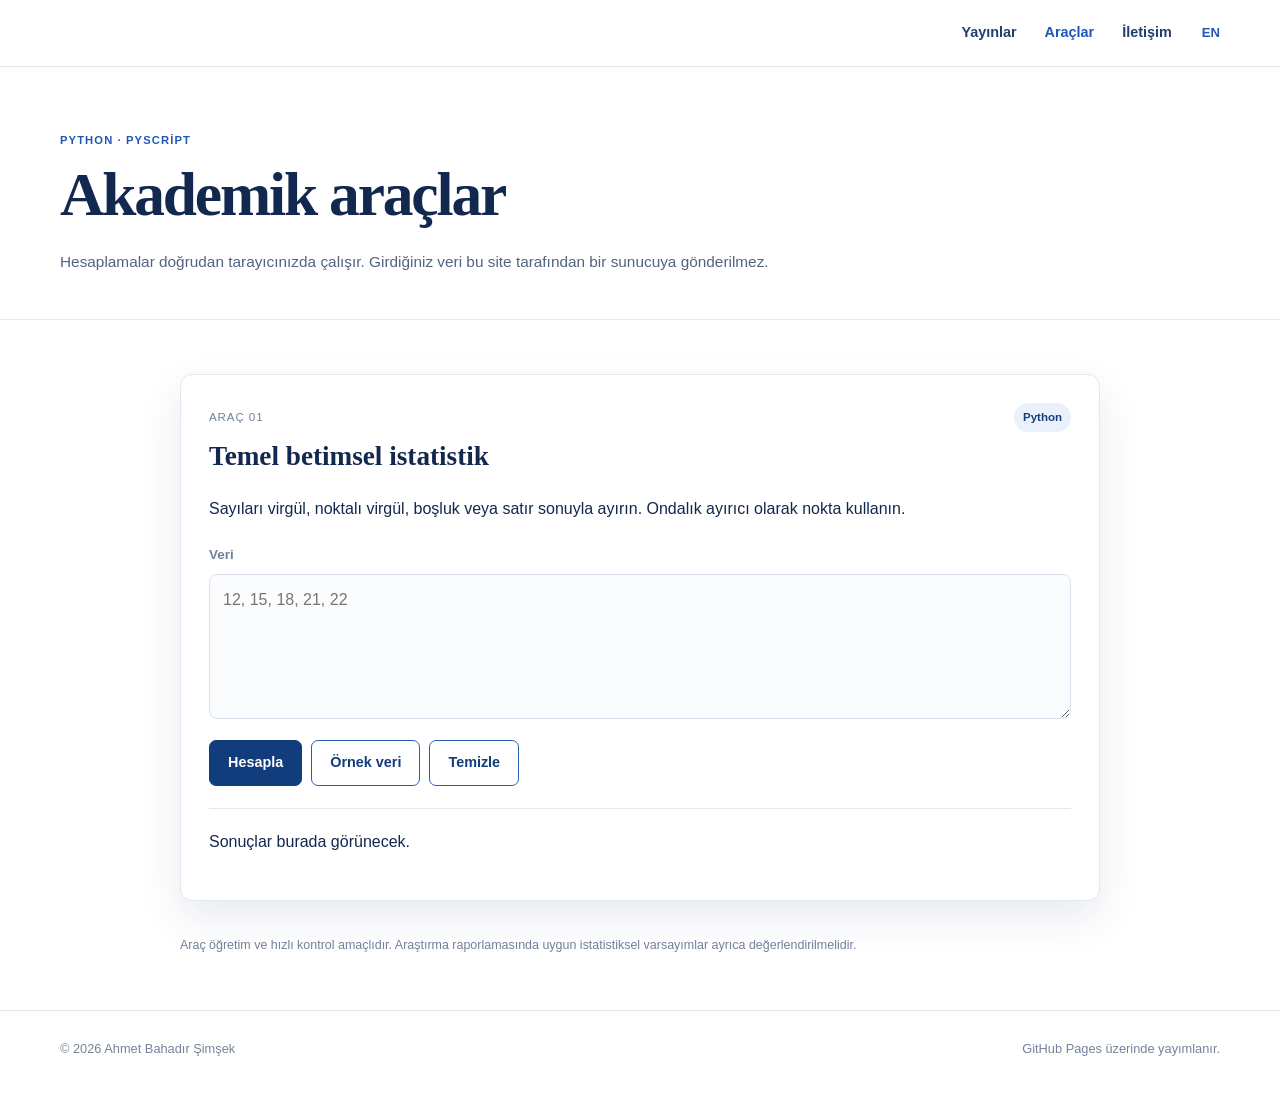
<file: tools.html>
<!doctype html>
<html lang="tr">
<head>
<meta charset="utf-8">
<meta name="viewport" content="width=device-width, initial-scale=1">
<meta name="description" content="Ahmet Bahadır Şimşek — GitHub Pages üzerinde tarayıcı içinde çalışan akademik Python araçları.">
<meta name="theme-color" content="#f5f3ee">
<title>Akademik Araçlar | Ahmet Bahadır Şimşek</title>
<link rel="canonical" href="https://abahadirsimsek.github.io/tools.html">
<link rel="alternate" hreflang="tr" href="https://abahadirsimsek.github.io/tools.html">
<link rel="alternate" hreflang="en" href="https://abahadirsimsek.github.io/en/tools.html">
<link rel="alternate" hreflang="x-default" href="https://abahadirsimsek.github.io/tools.html">
<meta property="og:type" content="website">
<meta property="og:site_name" content="Ahmet Bahadır Şimşek">
<meta property="og:title" content="Akademik Araçlar | Ahmet Bahadır Şimşek">
<meta property="og:description" content="Ahmet Bahadır Şimşek — GitHub Pages üzerinde tarayıcı içinde çalışan akademik Python araçları.">
<meta property="og:url" content="https://abahadirsimsek.github.io/tools.html">
<meta property="og:locale" content="tr_TR">
<meta property="og:locale:alternate" content="en_US">
<meta name="twitter:card" content="summary">
<meta name="twitter:title" content="Akademik Araçlar | Ahmet Bahadır Şimşek">
<meta name="twitter:description" content="Ahmet Bahadır Şimşek — GitHub Pages üzerinde tarayıcı içinde çalışan akademik Python araçları.">
<link rel="icon" href="assets/favicon.svg" type="image/svg+xml">
<link rel="stylesheet" href="assets/style.css">
<link rel="stylesheet" href="https://pyscript.net/releases/2026.7.3/core.css">
<script type="module" src="https://pyscript.net/releases/2026.7.3/core.js"></script>
</head>
<body>
<a class="skip-link" href="#main">İçeriğe geç</a>
<header class="site-header">
  <div class="shell header-inner">
    <a class="identity" href="index.html">
      <span class="identity-name">Ahmet Bahadır Şimşek</span>
      <span class="identity-role">Doç. Dr. · Sağlık Yönetimi</span>
    </a>
    <nav class="nav" aria-label="Ana menü">
      <a href="index.html#profil">Profil</a>
<a href="index.html#arastirma">Araştırma</a>
<a href="publications.html">Yayınlar</a>
<a href="tools.html">Araçlar</a>
<a href="index.html#iletisim">İletişim</a>
    </nav>
    <a class="lang-link" href="en/tools.html" hreflang="en">EN</a>
  </div>
</header>
<main id="main">
<section class="page-hero compact">
  <div class="shell">
    <p class="eyebrow">Python · PyScript</p>
    <h1>Akademik araçlar</h1>
    <p class="lead narrow">
      Hesaplamalar doğrudan tarayıcınızda çalışır. Girdiğiniz veri bu site tarafından bir sunucuya gönderilmez.
    </p>
  </div>
</section>

<section class="section">
  <div class="shell tool-shell">
    <article class="tool-panel" id="descriptive">
      <div class="tool-heading">
        <div>
          <span class="tool-tag">Araç 01</span>
          <h2>Temel betimsel istatistik</h2>
        </div>
        <span class="python-badge">Python</span>
      </div>
      <p>Sayıları virgül, noktalı virgül, boşluk veya satır sonuyla ayırın. Ondalık ayırıcı olarak nokta kullanın.</p>
      <label class="field-label" for="data-input">Veri</label>
      <textarea id="data-input" placeholder="12, 15, 18, 21, 22"></textarea>
      <div class="tool-actions">
        <button id="calculate" class="button primary" type="button">Hesapla</button>
        <button id="example" class="button ghost" type="button">Örnek veri</button>
        <button id="clear" class="button ghost" type="button">Temizle</button>
      </div>
      <div id="result" class="result" aria-live="polite">Sonuçlar burada görünecek.</div>
    </article>
    <p class="bibliography-note">
      Araç öğretim ve hızlı kontrol amaçlıdır. Araştırma raporlamasında uygun istatistiksel varsayımlar ayrıca değerlendirilmelidir.
    </p>
  </div>
</section>
<script type="py" src="tools.py"></script>
</main>
<footer class="site-footer">
  <div class="shell footer-inner">
    <span>© <span id="year">2026</span> Ahmet Bahadır Şimşek</span>
    <span>GitHub Pages üzerinde yayımlanır.</span>
  </div>
</footer>
<script src="assets/site.js"></script>
</body>
</html>
</file>
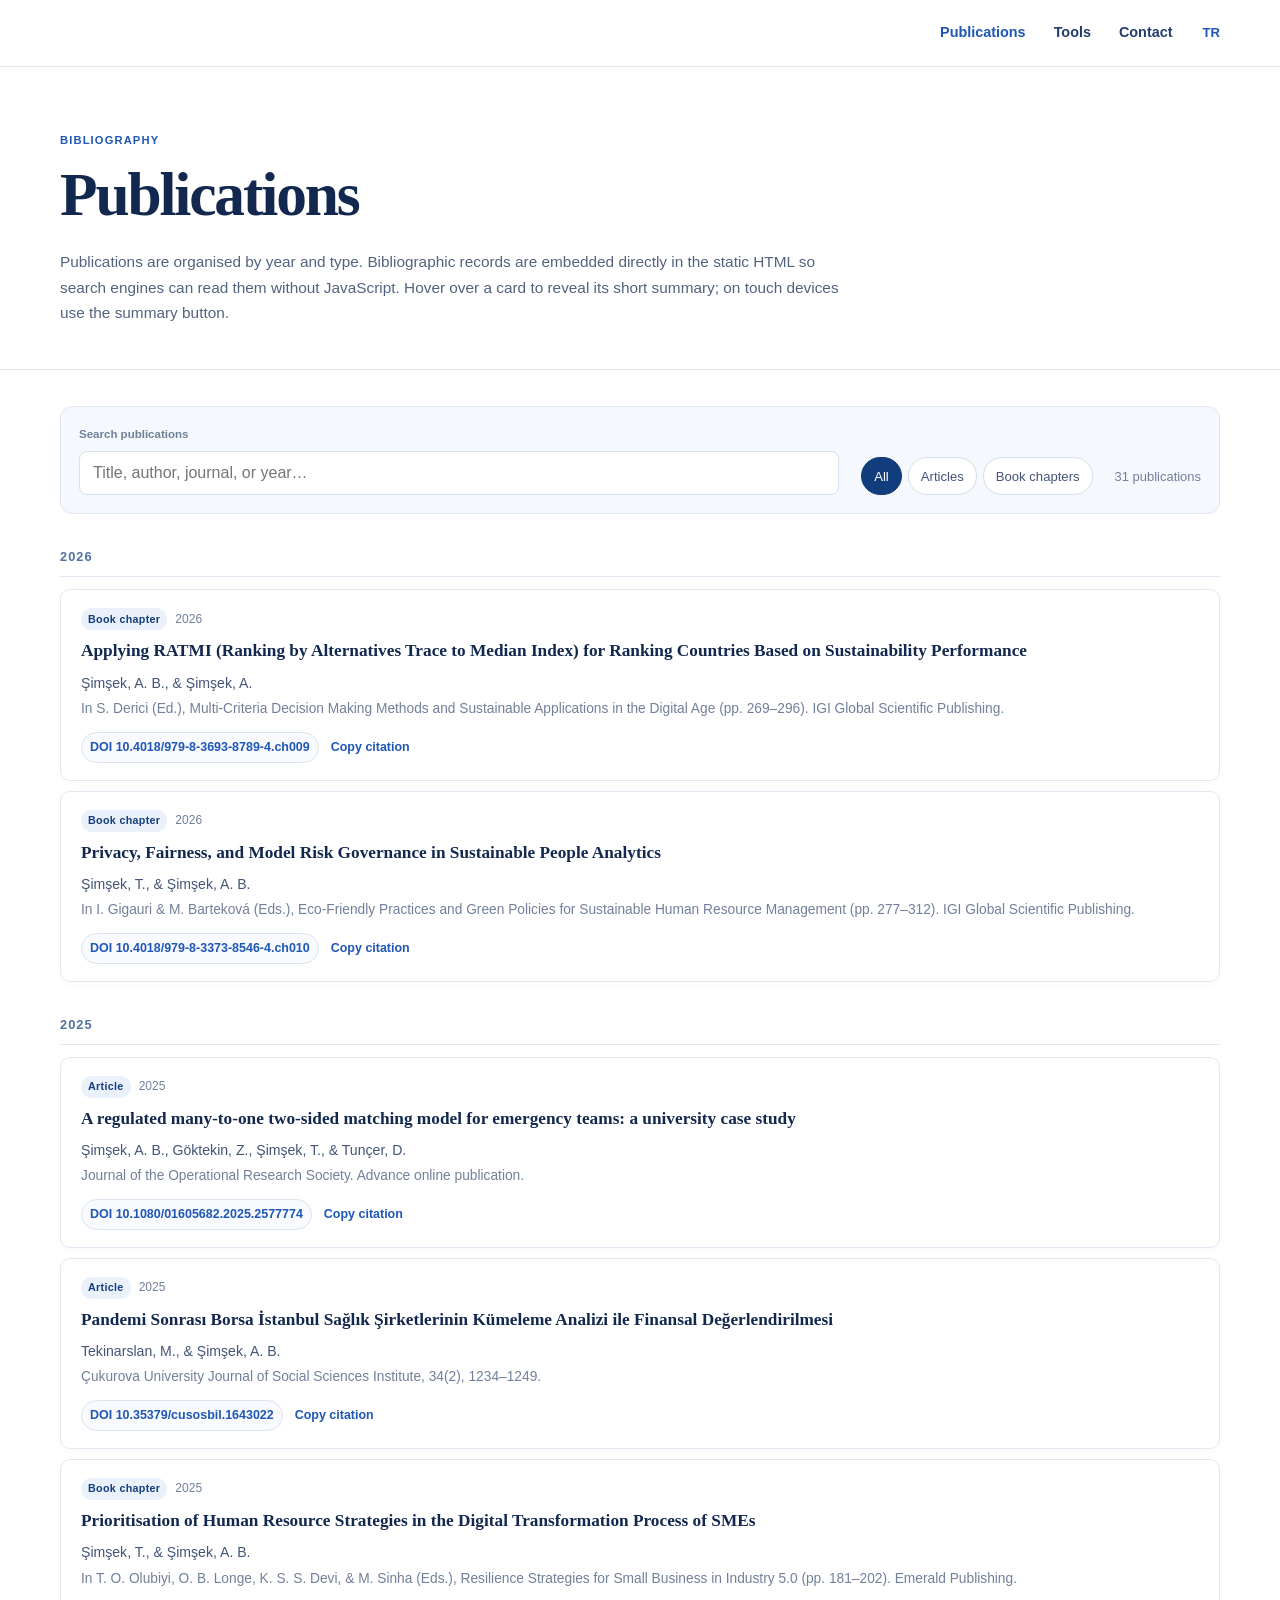
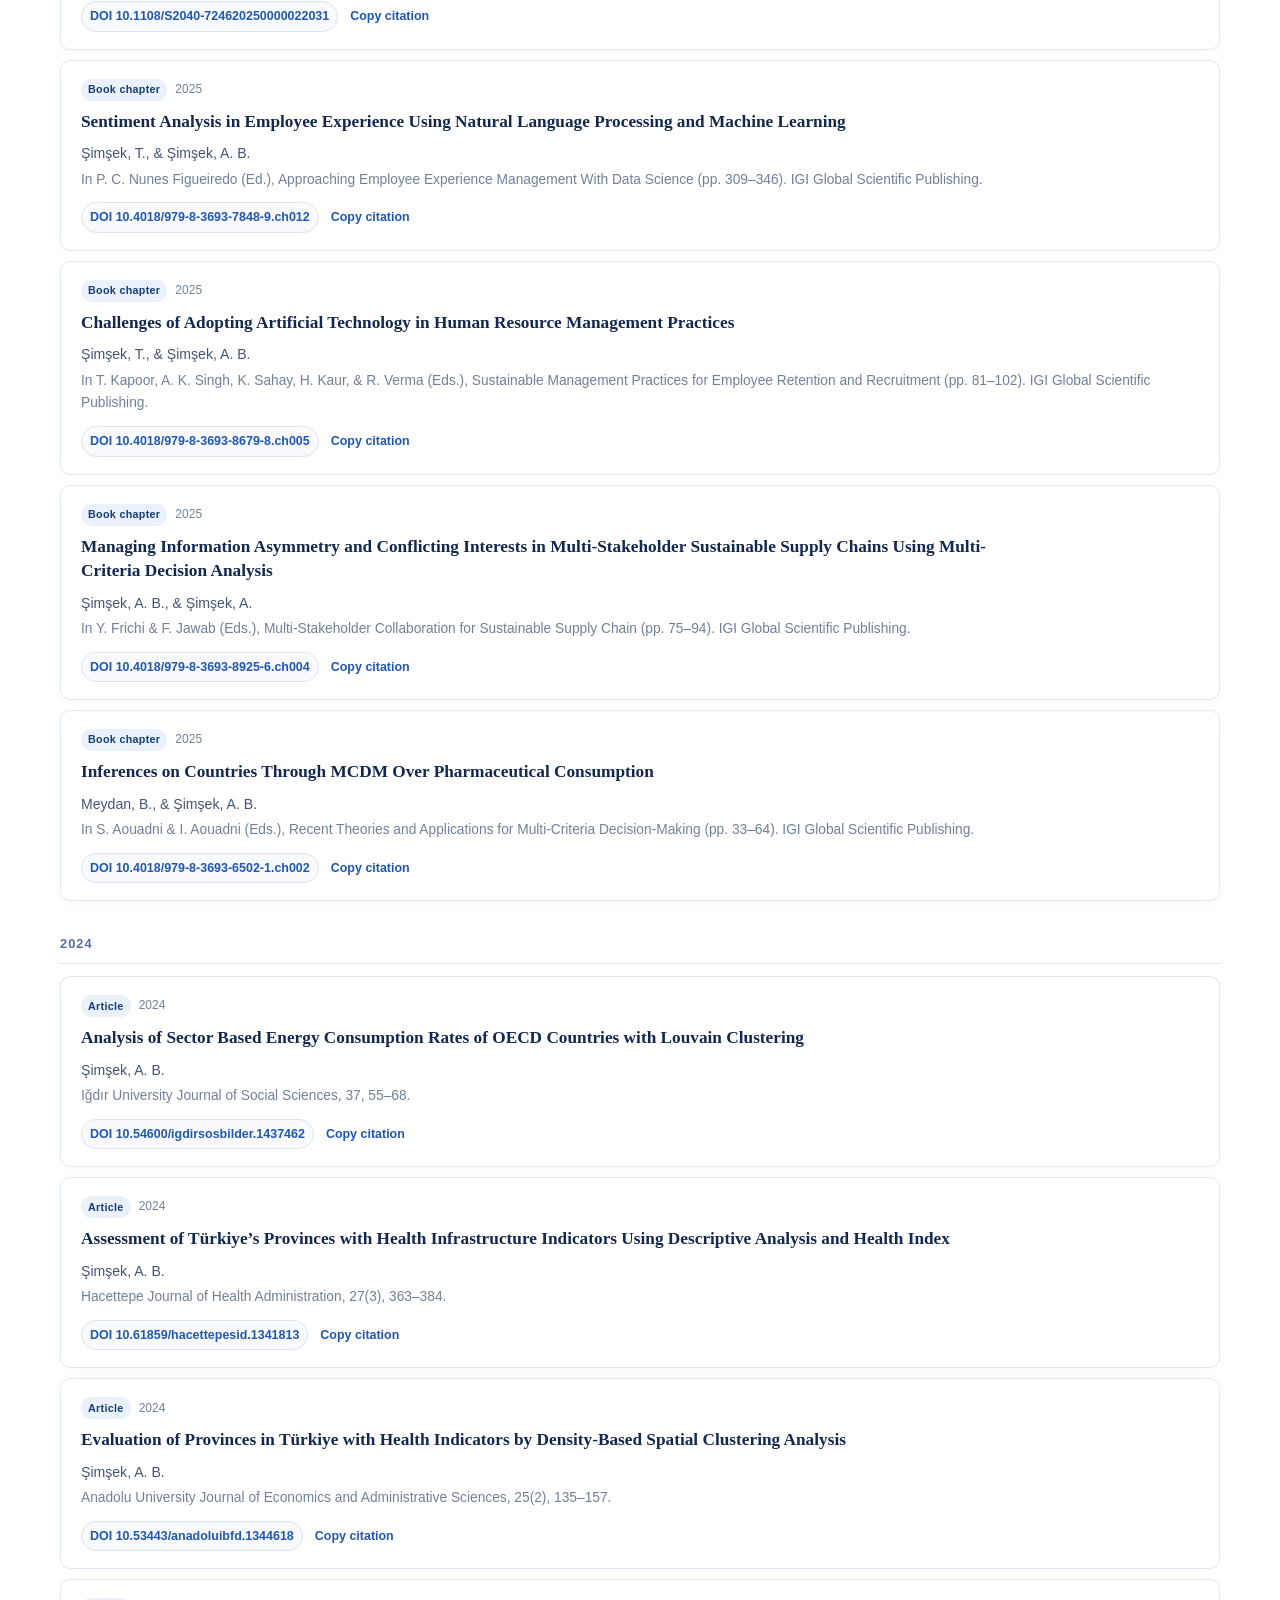
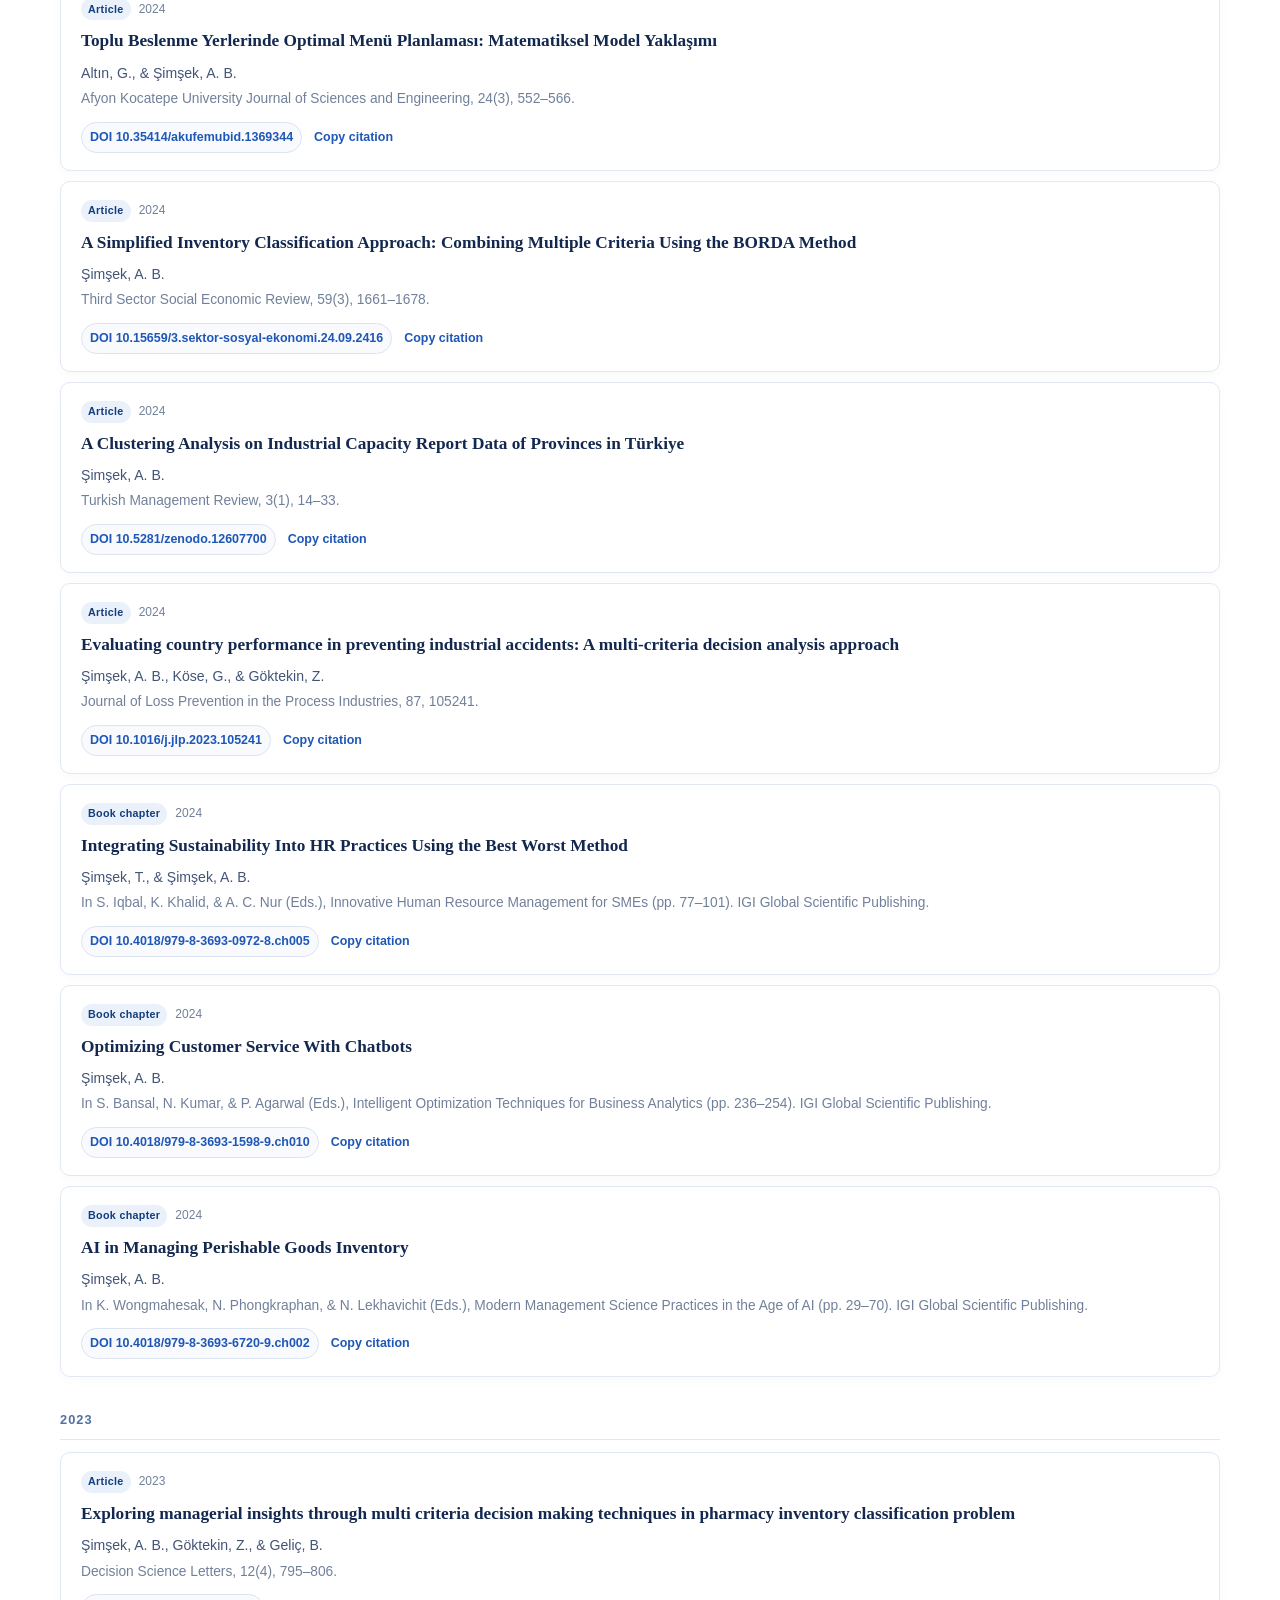
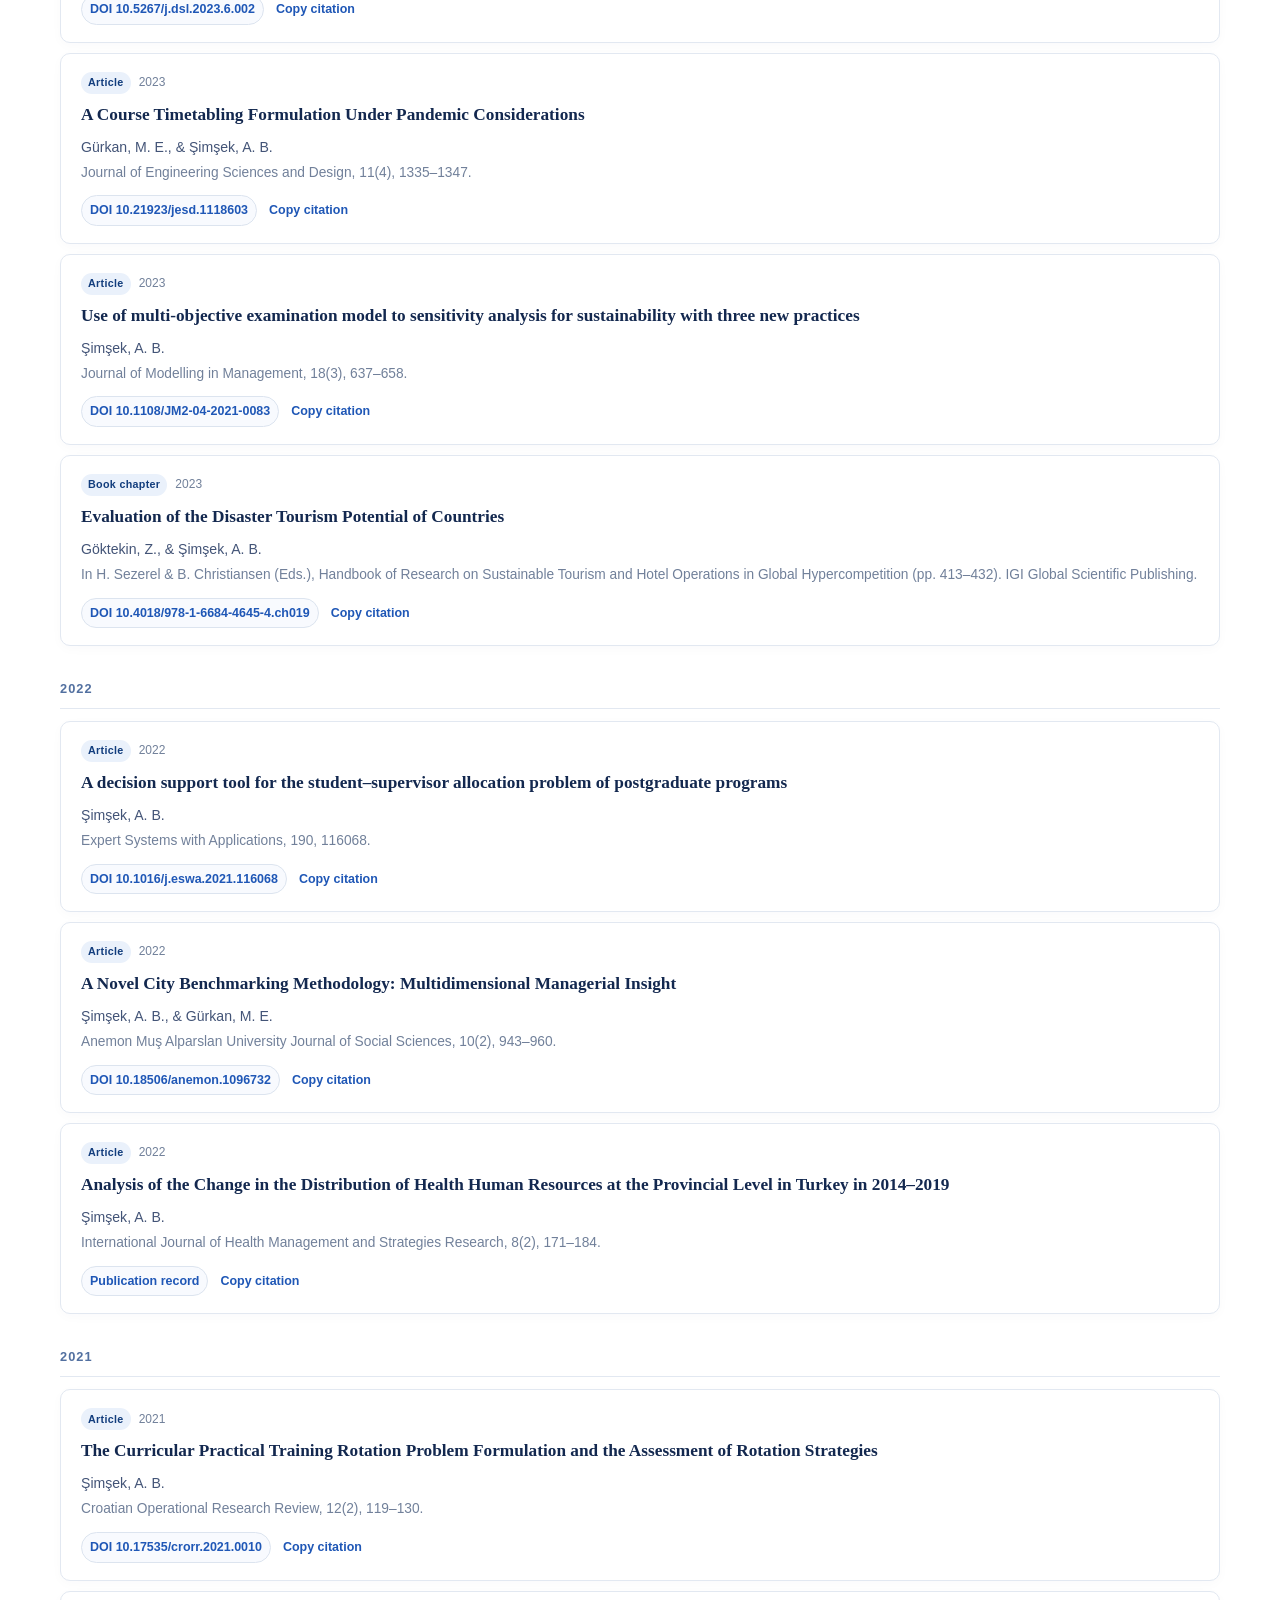
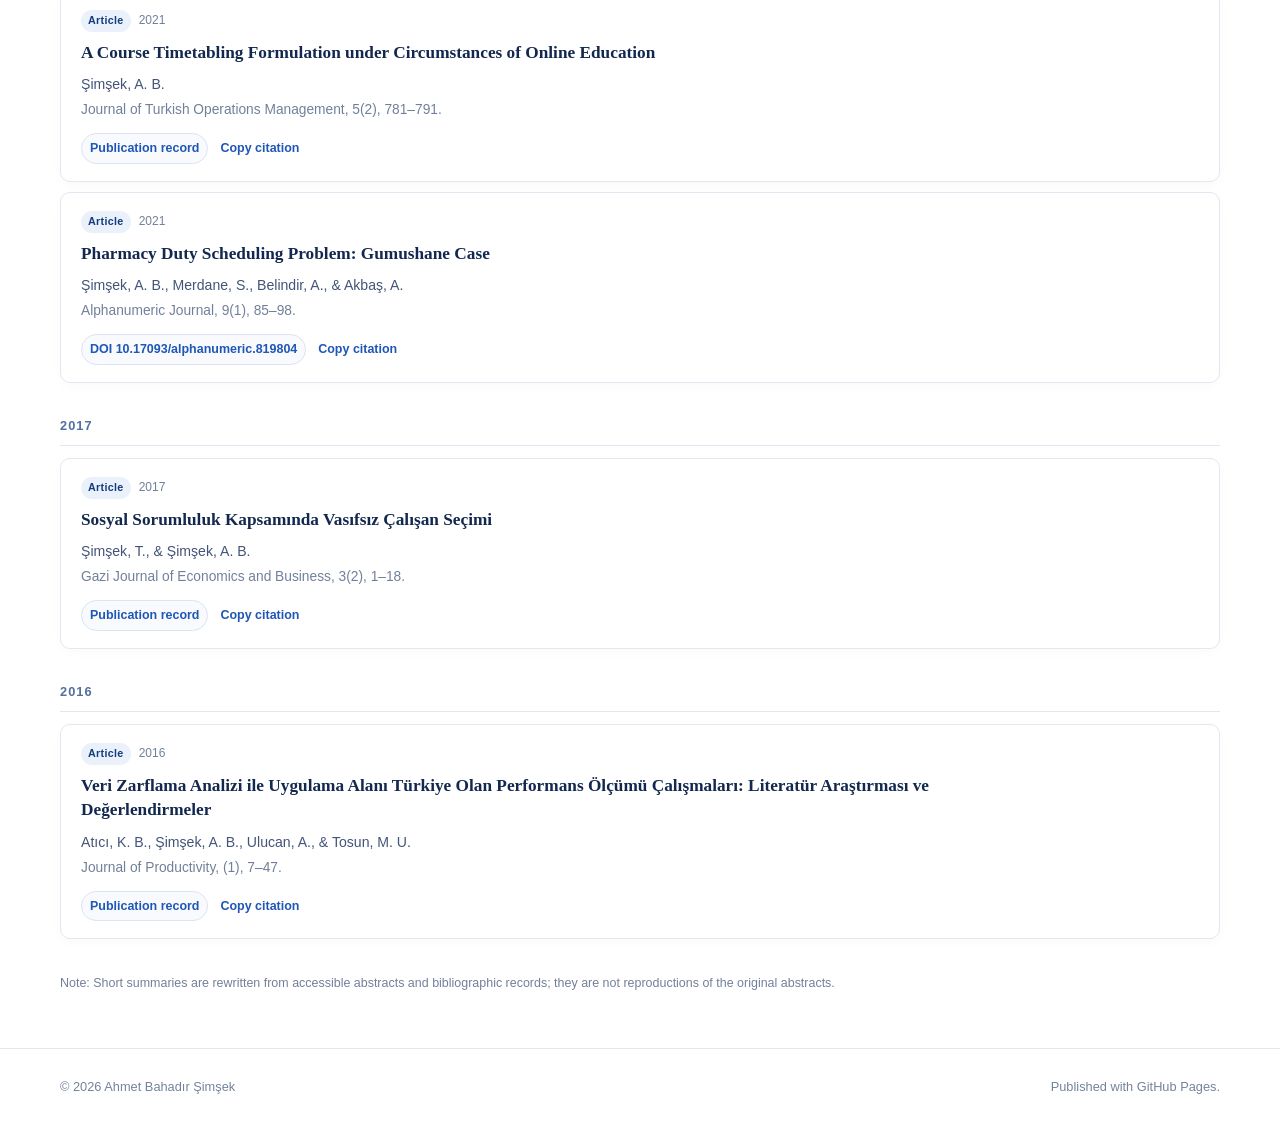
<file: en/publications.html>
<!doctype html>
<html lang="en">
<head>
<meta charset="utf-8">
<meta name="viewport" content="width=device-width, initial-scale=1">
<meta name="description" content="Ahmet Bahadır Şimşek — full publication list of peer-reviewed articles and book chapters with DOI links and short summaries.">
<meta name="theme-color" content="#f5f3ee">
<title>Publications | Ahmet Bahadır Şimşek</title>
<link rel="canonical" href="https://abahadirsimsek.github.io/en/publications.html">
<link rel="alternate" hreflang="tr" href="https://abahadirsimsek.github.io/publications.html">
<link rel="alternate" hreflang="en" href="https://abahadirsimsek.github.io/en/publications.html">
<link rel="alternate" hreflang="x-default" href="https://abahadirsimsek.github.io/publications.html">
<meta property="og:type" content="website">
<meta property="og:site_name" content="Ahmet Bahadır Şimşek">
<meta property="og:title" content="Publications | Ahmet Bahadır Şimşek">
<meta property="og:description" content="Ahmet Bahadır Şimşek — full publication list of peer-reviewed articles and book chapters with DOI links and short summaries.">
<meta property="og:url" content="https://abahadirsimsek.github.io/en/publications.html">
<meta property="og:locale" content="en_US">
<meta property="og:locale:alternate" content="tr_TR">
<meta name="twitter:card" content="summary">
<meta name="twitter:title" content="Publications | Ahmet Bahadır Şimşek">
<meta name="twitter:description" content="Ahmet Bahadır Şimşek — full publication list of peer-reviewed articles and book chapters with DOI links and short summaries.">
<link rel="icon" href="../assets/favicon.svg" type="image/svg+xml">
<link rel="stylesheet" href="../assets/style.css">
<script type="application/ld+json">{"@context":"https://schema.org","@type":"ItemList","name":"Publications","itemListElement":[{"@type":"ListItem","position":1,"item":{"@type":"Chapter","name":"Applying RATMI (Ranking by Alternatives Trace to Median Index) for Ranking Countries Based on Sustainability Performance","datePublished":"2026","url":"https://doi.org/10.4018/979-8-3693-8789-4.ch009","identifier":"10.4018/979-8-3693-8789-4.ch009","author":{"@type":"Person","name":"Ahmet Bahadır Şimşek"}}},{"@type":"ListItem","position":2,"item":{"@type":"Chapter","name":"Privacy, Fairness, and Model Risk Governance in Sustainable People Analytics","datePublished":"2026","url":"https://doi.org/10.4018/979-8-3373-8546-4.ch010","identifier":"10.4018/979-8-3373-8546-4.ch010","author":{"@type":"Person","name":"Ahmet Bahadır Şimşek"}}},{"@type":"ListItem","position":3,"item":{"@type":"ScholarlyArticle","name":"A regulated many-to-one two-sided matching model for emergency teams: a university case study","datePublished":"2025","url":"https://doi.org/10.1080/01605682.2025.2577774","identifier":"10.1080/01605682.2025.2577774","author":{"@type":"Person","name":"Ahmet Bahadır Şimşek"}}},{"@type":"ListItem","position":4,"item":{"@type":"ScholarlyArticle","name":"Pandemi Sonrası Borsa İstanbul Sağlık Şirketlerinin Kümeleme Analizi ile Finansal Değerlendirilmesi","datePublished":"2025","url":"https://doi.org/10.35379/cusosbil.1643022","identifier":"10.35379/cusosbil.1643022","author":{"@type":"Person","name":"Ahmet Bahadır Şimşek"}}},{"@type":"ListItem","position":5,"item":{"@type":"Chapter","name":"Prioritisation of Human Resource Strategies in the Digital Transformation Process of SMEs","datePublished":"2025","url":"https://doi.org/10.1108/S2040-724620250000022031","identifier":"10.1108/S2040-724620250000022031","author":{"@type":"Person","name":"Ahmet Bahadır Şimşek"}}},{"@type":"ListItem","position":6,"item":{"@type":"Chapter","name":"Sentiment Analysis in Employee Experience Using Natural Language Processing and Machine Learning","datePublished":"2025","url":"https://doi.org/10.4018/979-8-3693-7848-9.ch012","identifier":"10.4018/979-8-3693-7848-9.ch012","author":{"@type":"Person","name":"Ahmet Bahadır Şimşek"}}},{"@type":"ListItem","position":7,"item":{"@type":"Chapter","name":"Challenges of Adopting Artificial Technology in Human Resource Management Practices","datePublished":"2025","url":"https://doi.org/10.4018/979-8-3693-8679-8.ch005","identifier":"10.4018/979-8-3693-8679-8.ch005","author":{"@type":"Person","name":"Ahmet Bahadır Şimşek"}}},{"@type":"ListItem","position":8,"item":{"@type":"Chapter","name":"Managing Information Asymmetry and Conflicting Interests in Multi-Stakeholder Sustainable Supply Chains Using Multi-Criteria Decision Analysis","datePublished":"2025","url":"https://doi.org/10.4018/979-8-3693-8925-6.ch004","identifier":"10.4018/979-8-3693-8925-6.ch004","author":{"@type":"Person","name":"Ahmet Bahadır Şimşek"}}},{"@type":"ListItem","position":9,"item":{"@type":"Chapter","name":"Inferences on Countries Through MCDM Over Pharmaceutical Consumption","datePublished":"2025","url":"https://doi.org/10.4018/979-8-3693-6502-1.ch002","identifier":"10.4018/979-8-3693-6502-1.ch002","author":{"@type":"Person","name":"Ahmet Bahadır Şimşek"}}},{"@type":"ListItem","position":10,"item":{"@type":"ScholarlyArticle","name":"Analysis of Sector Based Energy Consumption Rates of OECD Countries with Louvain Clustering","datePublished":"2024","url":"https://doi.org/10.54600/igdirsosbilder.1437462","identifier":"10.54600/igdirsosbilder.1437462","author":{"@type":"Person","name":"Ahmet Bahadır Şimşek"}}},{"@type":"ListItem","position":11,"item":{"@type":"ScholarlyArticle","name":"Assessment of Türkiye’s Provinces with Health Infrastructure Indicators Using Descriptive Analysis and Health Index","datePublished":"2024","url":"https://doi.org/10.61859/hacettepesid.1341813","identifier":"10.61859/hacettepesid.1341813","author":{"@type":"Person","name":"Ahmet Bahadır Şimşek"}}},{"@type":"ListItem","position":12,"item":{"@type":"ScholarlyArticle","name":"Evaluation of Provinces in Türkiye with Health Indicators by Density-Based Spatial Clustering Analysis","datePublished":"2024","url":"https://doi.org/10.53443/anadoluibfd.1344618","identifier":"10.53443/anadoluibfd.1344618","author":{"@type":"Person","name":"Ahmet Bahadır Şimşek"}}},{"@type":"ListItem","position":13,"item":{"@type":"ScholarlyArticle","name":"Toplu Beslenme Yerlerinde Optimal Menü Planlaması: Matematiksel Model Yaklaşımı","datePublished":"2024","url":"https://doi.org/10.35414/akufemubid.1369344","identifier":"10.35414/akufemubid.1369344","author":{"@type":"Person","name":"Ahmet Bahadır Şimşek"}}},{"@type":"ListItem","position":14,"item":{"@type":"ScholarlyArticle","name":"A Simplified Inventory Classification Approach: Combining Multiple Criteria Using the BORDA Method","datePublished":"2024","url":"https://doi.org/10.15659/3.sektor-sosyal-ekonomi.24.09.2416","identifier":"10.15659/3.sektor-sosyal-ekonomi.24.09.2416","author":{"@type":"Person","name":"Ahmet Bahadır Şimşek"}}},{"@type":"ListItem","position":15,"item":{"@type":"ScholarlyArticle","name":"A Clustering Analysis on Industrial Capacity Report Data of Provinces in Türkiye","datePublished":"2024","url":"https://doi.org/10.5281/zenodo.12607700","identifier":"10.5281/zenodo.12607700","author":{"@type":"Person","name":"Ahmet Bahadır Şimşek"}}},{"@type":"ListItem","position":16,"item":{"@type":"ScholarlyArticle","name":"Evaluating country performance in preventing industrial accidents: A multi-criteria decision analysis approach","datePublished":"2024","url":"https://doi.org/10.1016/j.jlp.2023.105241","identifier":"10.1016/j.jlp.2023.105241","author":{"@type":"Person","name":"Ahmet Bahadır Şimşek"}}},{"@type":"ListItem","position":17,"item":{"@type":"Chapter","name":"Integrating Sustainability Into HR Practices Using the Best Worst Method","datePublished":"2024","url":"https://doi.org/10.4018/979-8-3693-0972-8.ch005","identifier":"10.4018/979-8-3693-0972-8.ch005","author":{"@type":"Person","name":"Ahmet Bahadır Şimşek"}}},{"@type":"ListItem","position":18,"item":{"@type":"Chapter","name":"Optimizing Customer Service With Chatbots","datePublished":"2024","url":"https://doi.org/10.4018/979-8-3693-1598-9.ch010","identifier":"10.4018/979-8-3693-1598-9.ch010","author":{"@type":"Person","name":"Ahmet Bahadır Şimşek"}}},{"@type":"ListItem","position":19,"item":{"@type":"Chapter","name":"AI in Managing Perishable Goods Inventory","datePublished":"2024","url":"https://doi.org/10.4018/979-8-3693-6720-9.ch002","identifier":"10.4018/979-8-3693-6720-9.ch002","author":{"@type":"Person","name":"Ahmet Bahadır Şimşek"}}},{"@type":"ListItem","position":20,"item":{"@type":"ScholarlyArticle","name":"Exploring managerial insights through multi criteria decision making techniques in pharmacy inventory classification problem","datePublished":"2023","url":"https://doi.org/10.5267/j.dsl.2023.6.002","identifier":"10.5267/j.dsl.2023.6.002","author":{"@type":"Person","name":"Ahmet Bahadır Şimşek"}}},{"@type":"ListItem","position":21,"item":{"@type":"ScholarlyArticle","name":"A Course Timetabling Formulation Under Pandemic Considerations","datePublished":"2023","url":"https://doi.org/10.21923/jesd.1118603","identifier":"10.21923/jesd.1118603","author":{"@type":"Person","name":"Ahmet Bahadır Şimşek"}}},{"@type":"ListItem","position":22,"item":{"@type":"ScholarlyArticle","name":"Use of multi-objective examination model to sensitivity analysis for sustainability with three new practices","datePublished":"2023","url":"https://doi.org/10.1108/JM2-04-2021-0083","identifier":"10.1108/JM2-04-2021-0083","author":{"@type":"Person","name":"Ahmet Bahadır Şimşek"}}},{"@type":"ListItem","position":23,"item":{"@type":"Chapter","name":"Evaluation of the Disaster Tourism Potential of Countries","datePublished":"2023","url":"https://doi.org/10.4018/978-1-6684-4645-4.ch019","identifier":"10.4018/978-1-6684-4645-4.ch019","author":{"@type":"Person","name":"Ahmet Bahadır Şimşek"}}},{"@type":"ListItem","position":24,"item":{"@type":"ScholarlyArticle","name":"A decision support tool for the student–supervisor allocation problem of postgraduate programs","datePublished":"2022","url":"https://doi.org/10.1016/j.eswa.2021.116068","identifier":"10.1016/j.eswa.2021.116068","author":{"@type":"Person","name":"Ahmet Bahadır Şimşek"}}},{"@type":"ListItem","position":25,"item":{"@type":"ScholarlyArticle","name":"A Novel City Benchmarking Methodology: Multidimensional Managerial Insight","datePublished":"2022","url":"https://doi.org/10.18506/anemon.1096732","identifier":"10.18506/anemon.1096732","author":{"@type":"Person","name":"Ahmet Bahadır Şimşek"}}},{"@type":"ListItem","position":26,"item":{"@type":"ScholarlyArticle","name":"Analysis of the Change in the Distribution of Health Human Resources at the Provincial Level in Turkey in 2014–2019","datePublished":"2022","url":"https://dergipark.org.tr/tr/pub/usaysad/article/1130444","identifier":"https://dergipark.org.tr/tr/pub/usaysad/article/1130444","author":{"@type":"Person","name":"Ahmet Bahadır Şimşek"}}},{"@type":"ListItem","position":27,"item":{"@type":"ScholarlyArticle","name":"The Curricular Practical Training Rotation Problem Formulation and the Assessment of Rotation Strategies","datePublished":"2021","url":"https://doi.org/10.17535/crorr.2021.0010","identifier":"10.17535/crorr.2021.0010","author":{"@type":"Person","name":"Ahmet Bahadır Şimşek"}}},{"@type":"ListItem","position":28,"item":{"@type":"ScholarlyArticle","name":"A Course Timetabling Formulation under Circumstances of Online Education","datePublished":"2021","url":"https://dergipark.org.tr/en/pub/jtom/article/916240","identifier":"https://dergipark.org.tr/en/pub/jtom/article/916240","author":{"@type":"Person","name":"Ahmet Bahadır Şimşek"}}},{"@type":"ListItem","position":29,"item":{"@type":"ScholarlyArticle","name":"Pharmacy Duty Scheduling Problem: Gumushane Case","datePublished":"2021","url":"https://doi.org/10.17093/alphanumeric.819804","identifier":"10.17093/alphanumeric.819804","author":{"@type":"Person","name":"Ahmet Bahadır Şimşek"}}},{"@type":"ListItem","position":30,"item":{"@type":"ScholarlyArticle","name":"Sosyal Sorumluluk Kapsamında Vasıfsız Çalışan Seçimi","datePublished":"2017","url":"https://dergipark.org.tr/tr/pub/gjeb/issue/29838/321233","identifier":"https://dergipark.org.tr/tr/pub/gjeb/issue/29838/321233","author":{"@type":"Person","name":"Ahmet Bahadır Şimşek"}}},{"@type":"ListItem","position":31,"item":{"@type":"ScholarlyArticle","name":"Veri Zarflama Analizi ile Uygulama Alanı Türkiye Olan Performans Ölçümü Çalışmaları: Literatür Araştırması ve Değerlendirmeler","datePublished":"2016","url":"https://dergipark.org.tr/tr/pub/verimlilik/issue/24178/256448","identifier":"https://dergipark.org.tr/tr/pub/verimlilik/issue/24178/256448","author":{"@type":"Person","name":"Ahmet Bahadır Şimşek"}}}]}</script>
</head>
<body>
<a class="skip-link" href="#main">Skip to content</a>
<header class="site-header">
  <div class="shell header-inner">
    <a class="identity" href="index.html">
      <span class="identity-name">Ahmet Bahadır Şimşek</span>
      <span class="identity-role">Associate Professor · Health Care Management</span>
    </a>
    <nav class="nav" aria-label="Main navigation">
      <a href="index.html#profile">Profile</a>
<a href="index.html#research">Research</a>
<a href="publications.html">Publications</a>
<a href="tools.html">Tools</a>
<a href="index.html#contact">Contact</a>
    </nav>
    <a class="lang-link" href="../publications.html" hreflang="tr">TR</a>
  </div>
</header>
<main id="main">
<section class="page-hero">
  <div class="shell">
    <p class="eyebrow">Bibliography</p>
    <h1>Publications</h1>
    <p class="lead narrow">
      Publications are organised by year and type. Bibliographic records are embedded directly in the static HTML so search engines can read them without JavaScript. Hover over a card to reveal its short summary; on touch devices use the summary button.
    </p>
  </div>
</section>

<section class="section publications-section">
  <div class="shell">
    <div class="publication-toolbar" aria-label="Publication filters">
      <label class="search-field">
        <span>Search publications</span>
        <input id="pubSearch" type="search" placeholder="Title, author, journal, or year…" autocomplete="off">
      </label>
      <div class="filter-group" role="group" aria-label="Publication type">
        <button class="filter-button active" type="button" data-pub-filter="all">All</button>
        <button class="filter-button" type="button" data-pub-filter="article">Articles</button>
        <button class="filter-button" type="button" data-pub-filter="chapter">Book chapters</button>
      </div>
      <p class="result-count" id="publicationCount" aria-live="polite">31 publications</p>
    </div>

    <div id="publicationList" class="publication-list">
      <!-- GENERATED:PUBLICATIONS:START -->
<section class="year-group" data-year-group="2026"><h2 class="year-heading">2026</h2>
<article class="pub-card" data-pub-card data-type="chapter" data-year="2026" data-search="applying ratmi (ranking by alternatives trace to median index) for ranking countries based on sustainability performance şimşek, a. b., &amp; şimşek, a. s. derici (ed.), multi-criteria decision making methods and sustainable applications in the digital age (ss. 269–296). igi global scientific publishing. in s. derici (ed.), multi-criteria decision making methods and sustainable applications in the digital age (pp. 269–296). igi global scientific publishing. 2026 10.4018/979-8-3693-8789-4.ch009 book chapter" tabindex="0">
  <div class="pub-topline"><span class="pub-type">Book chapter</span><span class="pub-year-small">2026</span></div>
  <h3 class="pub-title"><a href="https://doi.org/10.4018/979-8-3693-8789-4.ch009" target="_blank" rel="noopener noreferrer">Applying RATMI (Ranking by Alternatives Trace to Median Index) for Ranking Countries Based on Sustainability Performance</a></h3>
  <p class="pub-authors">Şimşek, A. B., &amp; Şimşek, A.</p>
  <p class="pub-source">In S. Derici (Ed.), Multi-Criteria Decision Making Methods and Sustainable Applications in the Digital Age (pp. 269–296). IGI Global Scientific Publishing.</p>
  <div class="pub-actions">
    <a href="https://doi.org/10.4018/979-8-3693-8789-4.ch009" target="_blank" rel="noopener noreferrer">DOI 10.4018/979-8-3693-8789-4.ch009</a>
    <button class="summary-toggle" type="button" aria-expanded="false">Show summary</button>
    <button class="copy-citation" type="button" data-citation="Şimşek, A. B., &amp; Şimşek, A. (2026). Applying RATMI (Ranking by Alternatives Trace to Median Index) for Ranking Countries Based on Sustainability Performance. In S. Derici (Ed.), Multi-Criteria Decision Making Methods and Sustainable Applications in the Digital Age (pp. 269–296). IGI Global Scientific Publishing. https://doi.org/10.4018/979-8-3693-8789-4.ch009">Copy citation</button>
  </div>
  <div class="summary-panel"><span class="summary-label">Summary:</span> <span>Introduces RATMI, a new multi-criteria decision-making approach. The method combines trace and median similarity to rank the economic, social, and environmental sustainability performance of 157 countries for 2016–2020.</span></div>
</article>
<article class="pub-card" data-pub-card data-type="chapter" data-year="2026" data-search="privacy, fairness, and model risk governance in sustainable people analytics şimşek, t., &amp; şimşek, a. b. i. gigauri &amp; m. barteková (eds.), eco-friendly practices and green policies for sustainable human resource management (ss. 277–312). igi global scientific publishing. in i. gigauri &amp; m. barteková (eds.), eco-friendly practices and green policies for sustainable human resource management (pp. 277–312). igi global scientific publishing. 2026 10.4018/979-8-3373-8546-4.ch010 book chapter" tabindex="0">
  <div class="pub-topline"><span class="pub-type">Book chapter</span><span class="pub-year-small">2026</span></div>
  <h3 class="pub-title"><a href="https://doi.org/10.4018/979-8-3373-8546-4.ch010" target="_blank" rel="noopener noreferrer">Privacy, Fairness, and Model Risk Governance in Sustainable People Analytics</a></h3>
  <p class="pub-authors">Şimşek, T., &amp; Şimşek, A. B.</p>
  <p class="pub-source">In I. Gigauri &amp; M. Barteková (Eds.), Eco-Friendly Practices and Green Policies for Sustainable Human Resource Management (pp. 277–312). IGI Global Scientific Publishing.</p>
  <div class="pub-actions">
    <a href="https://doi.org/10.4018/979-8-3373-8546-4.ch010" target="_blank" rel="noopener noreferrer">DOI 10.4018/979-8-3373-8546-4.ch010</a>
    <button class="summary-toggle" type="button" aria-expanded="false">Show summary</button>
    <button class="copy-citation" type="button" data-citation="Şimşek, T., &amp; Şimşek, A. B. (2026). Privacy, Fairness, and Model Risk Governance in Sustainable People Analytics. In I. Gigauri &amp; M. Barteková (Eds.), Eco-Friendly Practices and Green Policies for Sustainable Human Resource Management (pp. 277–312). IGI Global Scientific Publishing. https://doi.org/10.4018/979-8-3373-8546-4.ch010">Copy citation</button>
  </div>
  <div class="summary-panel"><span class="summary-label">Summary:</span> <span>Examines privacy, algorithmic fairness, and model risk within a unified governance framework for sustainable people analytics, emphasizing data boundaries, transparency, human oversight, and organizational controls.</span></div>
</article>
</section>
<section class="year-group" data-year-group="2025"><h2 class="year-heading">2025</h2>
<article class="pub-card" data-pub-card data-type="article" data-year="2025" data-search="a regulated many-to-one two-sided matching model for emergency teams: a university case study şimşek, a. b., göktekin, z., şimşek, t., &amp; tunçer, d. journal of the operational research society. çevrimiçi erken görünüm. journal of the operational research society. advance online publication. 2025 10.1080/01605682.2025.2577774 article" tabindex="0">
  <div class="pub-topline"><span class="pub-type">Article</span><span class="pub-year-small">2025</span></div>
  <h3 class="pub-title"><a href="https://doi.org/10.1080/01605682.2025.2577774" target="_blank" rel="noopener noreferrer">A regulated many-to-one two-sided matching model for emergency teams: a university case study</a></h3>
  <p class="pub-authors">Şimşek, A. B., Göktekin, Z., Şimşek, T., &amp; Tunçer, D.</p>
  <p class="pub-source">Journal of the Operational Research Society. Advance online publication.</p>
  <div class="pub-actions">
    <a href="https://doi.org/10.1080/01605682.2025.2577774" target="_blank" rel="noopener noreferrer">DOI 10.1080/01605682.2025.2577774</a>
    <button class="summary-toggle" type="button" aria-expanded="false">Show summary</button>
    <button class="copy-citation" type="button" data-citation="Şimşek, A. B., Göktekin, Z., Şimşek, T., &amp; Tunçer, D. (2025). A regulated many-to-one two-sided matching model for emergency teams: a university case study. Journal of the Operational Research Society. Advance online publication. https://doi.org/10.1080/01605682.2025.2577774">Copy citation</button>
  </div>
  <div class="summary-panel"><span class="summary-label">Summary:</span> <span>Proposes a regulated many-to-one two-sided matching model that combines employee preferences, decision-maker evaluations, and team-specific physical requirements. A university case study demonstrates stable, feasible, and satisfactory emergency-team assignments.</span></div>
</article>
<article class="pub-card" data-pub-card data-type="article" data-year="2025" data-search="pandemi sonrası borsa i̇stanbul sağlık şirketlerinin kümeleme analizi ile finansal değerlendirilmesi tekinarslan, m., &amp; şimşek, a. b. çukurova üniversitesi sosyal bilimler enstitüsü dergisi, 34(2), 1234–1249. çukurova university journal of social sciences institute, 34(2), 1234–1249. 2025 10.35379/cusosbil.1643022 article" tabindex="0">
  <div class="pub-topline"><span class="pub-type">Article</span><span class="pub-year-small">2025</span></div>
  <h3 class="pub-title"><a href="https://doi.org/10.35379/cusosbil.1643022" target="_blank" rel="noopener noreferrer">Pandemi Sonrası Borsa İstanbul Sağlık Şirketlerinin Kümeleme Analizi ile Finansal Değerlendirilmesi</a></h3>
  <p class="pub-authors">Tekinarslan, M., &amp; Şimşek, A. B.</p>
  <p class="pub-source">Çukurova University Journal of Social Sciences Institute, 34(2), 1234–1249.</p>
  <div class="pub-actions">
    <a href="https://doi.org/10.35379/cusosbil.1643022" target="_blank" rel="noopener noreferrer">DOI 10.35379/cusosbil.1643022</a>
    <button class="summary-toggle" type="button" aria-expanded="false">Show summary</button>
    <button class="copy-citation" type="button" data-citation="Tekinarslan, M., &amp; Şimşek, A. B. (2025). Pandemi Sonrası Borsa İstanbul Sağlık Şirketlerinin Kümeleme Analizi ile Finansal Değerlendirilmesi. Çukurova University Journal of Social Sciences Institute, 34(2), 1234–1249. https://doi.org/10.35379/cusosbil.1643022">Copy citation</button>
  </div>
  <div class="summary-panel"><span class="summary-label">Summary:</span> <span>Evaluates Borsa İstanbul healthcare companies from 2019 Q4 to 2024 Q2 using liquidity, profitability, debt, and asset indicators with K-means clustering. The results indicate greater heterogeneity during the pandemic and stronger convergence afterward.</span></div>
</article>
<article class="pub-card" data-pub-card data-type="chapter" data-year="2025" data-search="prioritisation of human resource strategies in the digital transformation process of smes şimşek, t., &amp; şimşek, a. b. t. o. olubiyi, o. b. longe, k. s. s. devi, &amp; m. sinha (eds.), resilience strategies for small business in industry 5.0 (ss. 181–202). emerald publishing. in t. o. olubiyi, o. b. longe, k. s. s. devi, &amp; m. sinha (eds.), resilience strategies for small business in industry 5.0 (pp. 181–202). emerald publishing. 2025 10.1108/s2040-724620250000022031 book chapter" tabindex="0">
  <div class="pub-topline"><span class="pub-type">Book chapter</span><span class="pub-year-small">2025</span></div>
  <h3 class="pub-title"><a href="https://doi.org/10.1108/S2040-724620250000022031" target="_blank" rel="noopener noreferrer">Prioritisation of Human Resource Strategies in the Digital Transformation Process of SMEs</a></h3>
  <p class="pub-authors">Şimşek, T., &amp; Şimşek, A. B.</p>
  <p class="pub-source">In T. O. Olubiyi, O. B. Longe, K. S. S. Devi, &amp; M. Sinha (Eds.), Resilience Strategies for Small Business in Industry 5.0 (pp. 181–202). Emerald Publishing.</p>
  <div class="pub-actions">
    <a href="https://doi.org/10.1108/S2040-724620250000022031" target="_blank" rel="noopener noreferrer">DOI 10.1108/S2040-724620250000022031</a>
    <button class="summary-toggle" type="button" aria-expanded="false">Show summary</button>
    <button class="copy-citation" type="button" data-citation="Şimşek, T., &amp; Şimşek, A. B. (2025). Prioritisation of Human Resource Strategies in the Digital Transformation Process of SMEs. In T. O. Olubiyi, O. B. Longe, K. S. S. Devi, &amp; M. Sinha (Eds.), Resilience Strategies for Small Business in Industry 5.0 (pp. 181–202). Emerald Publishing. https://doi.org/10.1108/S2040-724620250000022031">Copy citation</button>
  </div>
  <div class="summary-panel"><span class="summary-label">Summary:</span> <span>Prioritizes human-resource strategies for SME digital transformation, including reskilling, digital talent, leadership, and digital culture, through a multi-criteria framework designed for resource-constrained settings.</span></div>
</article>
<article class="pub-card" data-pub-card data-type="chapter" data-year="2025" data-search="sentiment analysis in employee experience using natural language processing and machine learning şimşek, t., &amp; şimşek, a. b. p. c. nunes figueiredo (ed.), approaching employee experience management with data science (ss. 309–346). igi global scientific publishing. in p. c. nunes figueiredo (ed.), approaching employee experience management with data science (pp. 309–346). igi global scientific publishing. 2025 10.4018/979-8-3693-7848-9.ch012 book chapter" tabindex="0">
  <div class="pub-topline"><span class="pub-type">Book chapter</span><span class="pub-year-small">2025</span></div>
  <h3 class="pub-title"><a href="https://doi.org/10.4018/979-8-3693-7848-9.ch012" target="_blank" rel="noopener noreferrer">Sentiment Analysis in Employee Experience Using Natural Language Processing and Machine Learning</a></h3>
  <p class="pub-authors">Şimşek, T., &amp; Şimşek, A. B.</p>
  <p class="pub-source">In P. C. Nunes Figueiredo (Ed.), Approaching Employee Experience Management With Data Science (pp. 309–346). IGI Global Scientific Publishing.</p>
  <div class="pub-actions">
    <a href="https://doi.org/10.4018/979-8-3693-7848-9.ch012" target="_blank" rel="noopener noreferrer">DOI 10.4018/979-8-3693-7848-9.ch012</a>
    <button class="summary-toggle" type="button" aria-expanded="false">Show summary</button>
    <button class="copy-citation" type="button" data-citation="Şimşek, T., &amp; Şimşek, A. B. (2025). Sentiment Analysis in Employee Experience Using Natural Language Processing and Machine Learning. In P. C. Nunes Figueiredo (Ed.), Approaching Employee Experience Management With Data Science (pp. 309–346). IGI Global Scientific Publishing. https://doi.org/10.4018/979-8-3693-7848-9.ch012">Copy citation</button>
  </div>
  <div class="summary-panel"><span class="summary-label">Summary:</span> <span>Reviews sentiment analysis for employee experience using NLP preprocessing and models such as Naive Bayes, SVM, and LSTM. It also addresses language, culture, and data bias and considers real-time analysis and integration with organizational KPIs.</span></div>
</article>
<article class="pub-card" data-pub-card data-type="chapter" data-year="2025" data-search="challenges of adopting artificial technology in human resource management practices şimşek, t., &amp; şimşek, a. b. t. kapoor, a. k. singh, k. sahay, h. kaur, &amp; r. verma (eds.), sustainable management practices for employee retention and recruitment (ss. 81–102). igi global scientific publishing. in t. kapoor, a. k. singh, k. sahay, h. kaur, &amp; r. verma (eds.), sustainable management practices for employee retention and recruitment (pp. 81–102). igi global scientific publishing. 2025 10.4018/979-8-3693-8679-8.ch005 book chapter" tabindex="0">
  <div class="pub-topline"><span class="pub-type">Book chapter</span><span class="pub-year-small">2025</span></div>
  <h3 class="pub-title"><a href="https://doi.org/10.4018/979-8-3693-8679-8.ch005" target="_blank" rel="noopener noreferrer">Challenges of Adopting Artificial Technology in Human Resource Management Practices</a></h3>
  <p class="pub-authors">Şimşek, T., &amp; Şimşek, A. B.</p>
  <p class="pub-source">In T. Kapoor, A. K. Singh, K. Sahay, H. Kaur, &amp; R. Verma (Eds.), Sustainable Management Practices for Employee Retention and Recruitment (pp. 81–102). IGI Global Scientific Publishing.</p>
  <div class="pub-actions">
    <a href="https://doi.org/10.4018/979-8-3693-8679-8.ch005" target="_blank" rel="noopener noreferrer">DOI 10.4018/979-8-3693-8679-8.ch005</a>
    <button class="summary-toggle" type="button" aria-expanded="false">Show summary</button>
    <button class="copy-citation" type="button" data-citation="Şimşek, T., &amp; Şimşek, A. B. (2025). Challenges of Adopting Artificial Technology in Human Resource Management Practices. In T. Kapoor, A. K. Singh, K. Sahay, H. Kaur, &amp; R. Verma (Eds.), Sustainable Management Practices for Employee Retention and Recruitment (pp. 81–102). IGI Global Scientific Publishing. https://doi.org/10.4018/979-8-3693-8679-8.ch005">Copy citation</button>
  </div>
  <div class="summary-panel"><span class="summary-label">Summary:</span> <span>Examines technical, organizational, and ethical challenges associated with adopting AI in human-resource management and situates implementation risks within employee experience and sustainable HRM.</span></div>
</article>
<article class="pub-card" data-pub-card data-type="chapter" data-year="2025" data-search="managing information asymmetry and conflicting interests in multi-stakeholder sustainable supply chains using multi-criteria decision analysis şimşek, a. b., &amp; şimşek, a. y. frichi &amp; f. jawab (eds.), multi-stakeholder collaboration for sustainable supply chain (ss. 75–94). igi global scientific publishing. in y. frichi &amp; f. jawab (eds.), multi-stakeholder collaboration for sustainable supply chain (pp. 75–94). igi global scientific publishing. 2025 10.4018/979-8-3693-8925-6.ch004 book chapter" tabindex="0">
  <div class="pub-topline"><span class="pub-type">Book chapter</span><span class="pub-year-small">2025</span></div>
  <h3 class="pub-title"><a href="https://doi.org/10.4018/979-8-3693-8925-6.ch004" target="_blank" rel="noopener noreferrer">Managing Information Asymmetry and Conflicting Interests in Multi-Stakeholder Sustainable Supply Chains Using Multi-Criteria Decision Analysis</a></h3>
  <p class="pub-authors">Şimşek, A. B., &amp; Şimşek, A.</p>
  <p class="pub-source">In Y. Frichi &amp; F. Jawab (Eds.), Multi-Stakeholder Collaboration for Sustainable Supply Chain (pp. 75–94). IGI Global Scientific Publishing.</p>
  <div class="pub-actions">
    <a href="https://doi.org/10.4018/979-8-3693-8925-6.ch004" target="_blank" rel="noopener noreferrer">DOI 10.4018/979-8-3693-8925-6.ch004</a>
    <button class="summary-toggle" type="button" aria-expanded="false">Show summary</button>
    <button class="copy-citation" type="button" data-citation="Şimşek, A. B., &amp; Şimşek, A. (2025). Managing Information Asymmetry and Conflicting Interests in Multi-Stakeholder Sustainable Supply Chains Using Multi-Criteria Decision Analysis. In Y. Frichi &amp; F. Jawab (Eds.), Multi-Stakeholder Collaboration for Sustainable Supply Chain (pp. 75–94). IGI Global Scientific Publishing. https://doi.org/10.4018/979-8-3693-8925-6.ch004">Copy citation</button>
  </div>
  <div class="summary-panel"><span class="summary-label">Summary:</span> <span>Uses multi-criteria decision analysis to address information asymmetry and conflicting stakeholder priorities in sustainable supply chains, emphasizing transparency, consensus, and integration of economic, social, and environmental objectives.</span></div>
</article>
<article class="pub-card" data-pub-card data-type="chapter" data-year="2025" data-search="inferences on countries through mcdm over pharmaceutical consumption meydan, b., &amp; şimşek, a. b. s. aouadni &amp; i. aouadni (eds.), recent theories and applications for multi-criteria decision-making (ss. 33–64). igi global scientific publishing. in s. aouadni &amp; i. aouadni (eds.), recent theories and applications for multi-criteria decision-making (pp. 33–64). igi global scientific publishing. 2025 10.4018/979-8-3693-6502-1.ch002 book chapter" tabindex="0">
  <div class="pub-topline"><span class="pub-type">Book chapter</span><span class="pub-year-small">2025</span></div>
  <h3 class="pub-title"><a href="https://doi.org/10.4018/979-8-3693-6502-1.ch002" target="_blank" rel="noopener noreferrer">Inferences on Countries Through MCDM Over Pharmaceutical Consumption</a></h3>
  <p class="pub-authors">Meydan, B., &amp; Şimşek, A. B.</p>
  <p class="pub-source">In S. Aouadni &amp; I. Aouadni (Eds.), Recent Theories and Applications for Multi-Criteria Decision-Making (pp. 33–64). IGI Global Scientific Publishing.</p>
  <div class="pub-actions">
    <a href="https://doi.org/10.4018/979-8-3693-6502-1.ch002" target="_blank" rel="noopener noreferrer">DOI 10.4018/979-8-3693-6502-1.ch002</a>
    <button class="summary-toggle" type="button" aria-expanded="false">Show summary</button>
    <button class="copy-citation" type="button" data-citation="Meydan, B., &amp; Şimşek, A. B. (2025). Inferences on Countries Through MCDM Over Pharmaceutical Consumption. In S. Aouadni &amp; I. Aouadni (Eds.), Recent Theories and Applications for Multi-Criteria Decision-Making (pp. 33–64). IGI Global Scientific Publishing. https://doi.org/10.4018/979-8-3693-6502-1.ch002">Copy citation</button>
  </div>
  <div class="summary-panel"><span class="summary-label">Summary:</span> <span>Combines CoCoSo and TOPSIS-Sort-B on ATC pharmaceutical-consumption data to generate comparative inferences about national health systems, ranking and classifying countries separately for each drug class.</span></div>
</article>
</section>
<section class="year-group" data-year-group="2024"><h2 class="year-heading">2024</h2>
<article class="pub-card" data-pub-card data-type="article" data-year="2024" data-search="analysis of sector based energy consumption rates of oecd countries with louvain clustering şimşek, a. b. iğdır üniversitesi sosyal bilimler dergisi, 37, 55–68. iğdır university journal of social sciences, 37, 55–68. 2024 10.54600/igdirsosbilder.1437462 article" tabindex="0">
  <div class="pub-topline"><span class="pub-type">Article</span><span class="pub-year-small">2024</span></div>
  <h3 class="pub-title"><a href="https://doi.org/10.54600/igdirsosbilder.1437462" target="_blank" rel="noopener noreferrer">Analysis of Sector Based Energy Consumption Rates of OECD Countries with Louvain Clustering</a></h3>
  <p class="pub-authors">Şimşek, A. B.</p>
  <p class="pub-source">Iğdır University Journal of Social Sciences, 37, 55–68.</p>
  <div class="pub-actions">
    <a href="https://doi.org/10.54600/igdirsosbilder.1437462" target="_blank" rel="noopener noreferrer">DOI 10.54600/igdirsosbilder.1437462</a>
    <button class="summary-toggle" type="button" aria-expanded="false">Show summary</button>
    <button class="copy-citation" type="button" data-citation="Şimşek, A. B. (2024). Analysis of Sector Based Energy Consumption Rates of OECD Countries with Louvain Clustering. Iğdır University Journal of Social Sciences, 37, 55–68. https://doi.org/10.54600/igdirsosbilder.1437462">Copy citation</button>
  </div>
  <div class="summary-panel"><span class="summary-label">Summary:</span> <span>Applies Louvain clustering to sectoral energy-consumption shares of OECD countries for 2011–2020 across agriculture, services, industry, transport, and other sectors, positioning Türkiye within comparative consumption patterns.</span></div>
</article>
<article class="pub-card" data-pub-card data-type="article" data-year="2024" data-search="assessment of türkiye’s provinces with health infrastructure indicators using descriptive analysis and health index şimşek, a. b. hacettepe sağlık i̇daresi dergisi, 27(3), 363–384. hacettepe journal of health administration, 27(3), 363–384. 2024 10.61859/hacettepesid.1341813 article" tabindex="0">
  <div class="pub-topline"><span class="pub-type">Article</span><span class="pub-year-small">2024</span></div>
  <h3 class="pub-title"><a href="https://doi.org/10.61859/hacettepesid.1341813" target="_blank" rel="noopener noreferrer">Assessment of Türkiye’s Provinces with Health Infrastructure Indicators Using Descriptive Analysis and Health Index</a></h3>
  <p class="pub-authors">Şimşek, A. B.</p>
  <p class="pub-source">Hacettepe Journal of Health Administration, 27(3), 363–384.</p>
  <div class="pub-actions">
    <a href="https://doi.org/10.61859/hacettepesid.1341813" target="_blank" rel="noopener noreferrer">DOI 10.61859/hacettepesid.1341813</a>
    <button class="summary-toggle" type="button" aria-expanded="false">Show summary</button>
    <button class="copy-citation" type="button" data-citation="Şimşek, A. B. (2024). Assessment of Türkiye’s Provinces with Health Infrastructure Indicators Using Descriptive Analysis and Health Index. Hacettepe Journal of Health Administration, 27(3), 363–384. https://doi.org/10.61859/hacettepesid.1341813">Copy citation</button>
  </div>
  <div class="summary-panel"><span class="summary-label">Summary:</span> <span>Compares provincial health infrastructure in Türkiye using descriptive indicators and a composite health index, identifying spatial disparities relevant to resource allocation and health-policy prioritization.</span></div>
</article>
<article class="pub-card" data-pub-card data-type="article" data-year="2024" data-search="evaluation of provinces in türkiye with health indicators by density-based spatial clustering analysis şimşek, a. b. anadolu üniversitesi i̇ktisadi ve i̇dari bilimler fakültesi dergisi, 25(2), 135–157. anadolu university journal of economics and administrative sciences, 25(2), 135–157. 2024 10.53443/anadoluibfd.1344618 article" tabindex="0">
  <div class="pub-topline"><span class="pub-type">Article</span><span class="pub-year-small">2024</span></div>
  <h3 class="pub-title"><a href="https://doi.org/10.53443/anadoluibfd.1344618" target="_blank" rel="noopener noreferrer">Evaluation of Provinces in Türkiye with Health Indicators by Density-Based Spatial Clustering Analysis</a></h3>
  <p class="pub-authors">Şimşek, A. B.</p>
  <p class="pub-source">Anadolu University Journal of Economics and Administrative Sciences, 25(2), 135–157.</p>
  <div class="pub-actions">
    <a href="https://doi.org/10.53443/anadoluibfd.1344618" target="_blank" rel="noopener noreferrer">DOI 10.53443/anadoluibfd.1344618</a>
    <button class="summary-toggle" type="button" aria-expanded="false">Show summary</button>
    <button class="copy-citation" type="button" data-citation="Şimşek, A. B. (2024). Evaluation of Provinces in Türkiye with Health Indicators by Density-Based Spatial Clustering Analysis. Anadolu University Journal of Economics and Administrative Sciences, 25(2), 135–157. https://doi.org/10.53443/anadoluibfd.1344618">Copy citation</button>
  </div>
  <div class="summary-panel"><span class="summary-label">Summary:</span> <span>Uses DBSCAN on 2021 health-personnel and infrastructure indicators for all 81 provinces of Türkiye, identifying density-based clusters and outliers that reveal spatial differences in health-resource distribution.</span></div>
</article>
<article class="pub-card" data-pub-card data-type="article" data-year="2024" data-search="toplu beslenme yerlerinde optimal menü planlaması: matematiksel model yaklaşımı altın, g., &amp; şimşek, a. b. afyon kocatepe üniversitesi fen ve mühendislik bilimleri dergisi, 24(3), 552–566. afyon kocatepe university journal of sciences and engineering, 24(3), 552–566. 2024 10.35414/akufemubid.1369344 article" tabindex="0">
  <div class="pub-topline"><span class="pub-type">Article</span><span class="pub-year-small">2024</span></div>
  <h3 class="pub-title"><a href="https://doi.org/10.35414/akufemubid.1369344" target="_blank" rel="noopener noreferrer">Toplu Beslenme Yerlerinde Optimal Menü Planlaması: Matematiksel Model Yaklaşımı</a></h3>
  <p class="pub-authors">Altın, G., &amp; Şimşek, A. B.</p>
  <p class="pub-source">Afyon Kocatepe University Journal of Sciences and Engineering, 24(3), 552–566.</p>
  <div class="pub-actions">
    <a href="https://doi.org/10.35414/akufemubid.1369344" target="_blank" rel="noopener noreferrer">DOI 10.35414/akufemubid.1369344</a>
    <button class="summary-toggle" type="button" aria-expanded="false">Show summary</button>
    <button class="copy-citation" type="button" data-citation="Altın, G., &amp; Şimşek, A. B. (2024). Toplu Beslenme Yerlerinde Optimal Menü Planlaması: Matematiksel Model Yaklaşımı. Afyon Kocatepe University Journal of Sciences and Engineering, 24(3), 552–566. https://doi.org/10.35414/akufemubid.1369344">Copy citation</button>
  </div>
  <div class="summary-panel"><span class="summary-label">Summary:</span> <span>Integrates preference, cost, and menu-policy considerations in an optimization model for institutional catering and evaluates whether mathematical planning can produce balanced, feasible menus compared with manual planning.</span></div>
</article>
<article class="pub-card" data-pub-card data-type="article" data-year="2024" data-search="a simplified inventory classification approach: combining multiple criteria using the borda method şimşek, a. b. third sector social economic review / üçüncü sektör sosyal ekonomi dergisi, 59(3), 1661–1678. third sector social economic review, 59(3), 1661–1678. 2024 10.15659/3.sektor-sosyal-ekonomi.24.09.2416 article" tabindex="0">
  <div class="pub-topline"><span class="pub-type">Article</span><span class="pub-year-small">2024</span></div>
  <h3 class="pub-title"><a href="https://doi.org/10.15659/3.sektor-sosyal-ekonomi.24.09.2416" target="_blank" rel="noopener noreferrer">A Simplified Inventory Classification Approach: Combining Multiple Criteria Using the BORDA Method</a></h3>
  <p class="pub-authors">Şimşek, A. B.</p>
  <p class="pub-source">Third Sector Social Economic Review, 59(3), 1661–1678.</p>
  <div class="pub-actions">
    <a href="https://doi.org/10.15659/3.sektor-sosyal-ekonomi.24.09.2416" target="_blank" rel="noopener noreferrer">DOI 10.15659/3.sektor-sosyal-ekonomi.24.09.2416</a>
    <button class="summary-toggle" type="button" aria-expanded="false">Show summary</button>
    <button class="copy-citation" type="button" data-citation="Şimşek, A. B. (2024). A Simplified Inventory Classification Approach: Combining Multiple Criteria Using the BORDA Method. Third Sector Social Economic Review, 59(3), 1661–1678. https://doi.org/10.15659/3.sektor-sosyal-ekonomi.24.09.2416">Copy citation</button>
  </div>
  <div class="summary-panel"><span class="summary-label">Summary:</span> <span>Combines rankings based on cost, annual consumption value, and lead time through the BORDA method to classify 47 inventory items, offering a deliberately simple multi-criteria approach for SMEs with limited analytical infrastructure.</span></div>
</article>
<article class="pub-card" data-pub-card data-type="article" data-year="2024" data-search="a clustering analysis on industrial capacity report data of provinces in türkiye şimşek, a. b. turkish management review, 3(1), 14–33. turkish management review, 3(1), 14–33. 2024 10.5281/zenodo.12607700 article" tabindex="0">
  <div class="pub-topline"><span class="pub-type">Article</span><span class="pub-year-small">2024</span></div>
  <h3 class="pub-title"><a href="https://doi.org/10.5281/zenodo.12607700" target="_blank" rel="noopener noreferrer">A Clustering Analysis on Industrial Capacity Report Data of Provinces in Türkiye</a></h3>
  <p class="pub-authors">Şimşek, A. B.</p>
  <p class="pub-source">Turkish Management Review, 3(1), 14–33.</p>
  <div class="pub-actions">
    <a href="https://doi.org/10.5281/zenodo.12607700" target="_blank" rel="noopener noreferrer">DOI 10.5281/zenodo.12607700</a>
    <button class="summary-toggle" type="button" aria-expanded="false">Show summary</button>
    <button class="copy-citation" type="button" data-citation="Şimşek, A. B. (2024). A Clustering Analysis on Industrial Capacity Report Data of Provinces in Türkiye. Turkish Management Review, 3(1), 14–33. https://doi.org/10.5281/zenodo.12607700">Copy citation</button>
  </div>
  <div class="summary-panel"><span class="summary-label">Summary:</span> <span>Analyzes employment distributions from provincial Industrial Capacity Reports using stepwise K-means clustering, identifying industrial concentration, regional heterogeneity, and prominent economic centers.</span></div>
</article>
<article class="pub-card" data-pub-card data-type="article" data-year="2024" data-search="evaluating country performance in preventing industrial accidents: a multi-criteria decision analysis approach şimşek, a. b., köse, g., &amp; göktekin, z. journal of loss prevention in the process industries, 87, 105241. journal of loss prevention in the process industries, 87, 105241. 2024 10.1016/j.jlp.2023.105241 article" tabindex="0">
  <div class="pub-topline"><span class="pub-type">Article</span><span class="pub-year-small">2024</span></div>
  <h3 class="pub-title"><a href="https://doi.org/10.1016/j.jlp.2023.105241" target="_blank" rel="noopener noreferrer">Evaluating country performance in preventing industrial accidents: A multi-criteria decision analysis approach</a></h3>
  <p class="pub-authors">Şimşek, A. B., Köse, G., &amp; Göktekin, Z.</p>
  <p class="pub-source">Journal of Loss Prevention in the Process Industries, 87, 105241.</p>
  <div class="pub-actions">
    <a href="https://doi.org/10.1016/j.jlp.2023.105241" target="_blank" rel="noopener noreferrer">DOI 10.1016/j.jlp.2023.105241</a>
    <button class="summary-toggle" type="button" aria-expanded="false">Show summary</button>
    <button class="copy-citation" type="button" data-citation="Şimşek, A. B., Köse, G., &amp; Göktekin, Z. (2024). Evaluating country performance in preventing industrial accidents: A multi-criteria decision analysis approach. Journal of Loss Prevention in the Process Industries, 87, 105241. https://doi.org/10.1016/j.jlp.2023.105241">Copy citation</button>
  </div>
  <div class="summary-panel"><span class="summary-label">Summary:</span> <span>Combines industrial-accident records with multi-criteria decision analysis to compare national prevention performance, providing a framework for relative benchmarking, role-model identification, and policy learning.</span></div>
</article>
<article class="pub-card" data-pub-card data-type="chapter" data-year="2024" data-search="integrating sustainability into hr practices using the best worst method şimşek, t., &amp; şimşek, a. b. s. iqbal, k. khalid, &amp; a. c. nur (eds.), innovative human resource management for smes (ss. 77–101). igi global scientific publishing. in s. iqbal, k. khalid, &amp; a. c. nur (eds.), innovative human resource management for smes (pp. 77–101). igi global scientific publishing. 2024 10.4018/979-8-3693-0972-8.ch005 book chapter" tabindex="0">
  <div class="pub-topline"><span class="pub-type">Book chapter</span><span class="pub-year-small">2024</span></div>
  <h3 class="pub-title"><a href="https://doi.org/10.4018/979-8-3693-0972-8.ch005" target="_blank" rel="noopener noreferrer">Integrating Sustainability Into HR Practices Using the Best Worst Method</a></h3>
  <p class="pub-authors">Şimşek, T., &amp; Şimşek, A. B.</p>
  <p class="pub-source">In S. Iqbal, K. Khalid, &amp; A. C. Nur (Eds.), Innovative Human Resource Management for SMEs (pp. 77–101). IGI Global Scientific Publishing.</p>
  <div class="pub-actions">
    <a href="https://doi.org/10.4018/979-8-3693-0972-8.ch005" target="_blank" rel="noopener noreferrer">DOI 10.4018/979-8-3693-0972-8.ch005</a>
    <button class="summary-toggle" type="button" aria-expanded="false">Show summary</button>
    <button class="copy-citation" type="button" data-citation="Şimşek, T., &amp; Şimşek, A. B. (2024). Integrating Sustainability Into HR Practices Using the Best Worst Method. In S. Iqbal, K. Khalid, &amp; A. C. Nur (Eds.), Innovative Human Resource Management for SMEs (pp. 77–101). IGI Global Scientific Publishing. https://doi.org/10.4018/979-8-3693-0972-8.ch005">Copy citation</button>
  </div>
  <div class="summary-panel"><span class="summary-label">Summary:</span> <span>Uses the Best–Worst Method to prioritize sustainable HR practices in SMEs, structuring environmental, social, and ethical considerations within a systematic managerial decision process.</span></div>
</article>
<article class="pub-card" data-pub-card data-type="chapter" data-year="2024" data-search="optimizing customer service with chatbots şimşek, a. b. s. bansal, n. kumar, &amp; p. agarwal (eds.), intelligent optimization techniques for business analytics (ss. 236–254). igi global scientific publishing. in s. bansal, n. kumar, &amp; p. agarwal (eds.), intelligent optimization techniques for business analytics (pp. 236–254). igi global scientific publishing. 2024 10.4018/979-8-3693-1598-9.ch010 book chapter" tabindex="0">
  <div class="pub-topline"><span class="pub-type">Book chapter</span><span class="pub-year-small">2024</span></div>
  <h3 class="pub-title"><a href="https://doi.org/10.4018/979-8-3693-1598-9.ch010" target="_blank" rel="noopener noreferrer">Optimizing Customer Service With Chatbots</a></h3>
  <p class="pub-authors">Şimşek, A. B.</p>
  <p class="pub-source">In S. Bansal, N. Kumar, &amp; P. Agarwal (Eds.), Intelligent Optimization Techniques for Business Analytics (pp. 236–254). IGI Global Scientific Publishing.</p>
  <div class="pub-actions">
    <a href="https://doi.org/10.4018/979-8-3693-1598-9.ch010" target="_blank" rel="noopener noreferrer">DOI 10.4018/979-8-3693-1598-9.ch010</a>
    <button class="summary-toggle" type="button" aria-expanded="false">Show summary</button>
    <button class="copy-citation" type="button" data-citation="Şimşek, A. B. (2024). Optimizing Customer Service With Chatbots. In S. Bansal, N. Kumar, &amp; P. Agarwal (Eds.), Intelligent Optimization Techniques for Business Analytics (pp. 236–254). IGI Global Scientific Publishing. https://doi.org/10.4018/979-8-3693-1598-9.ch010">Copy citation</button>
  </div>
  <div class="summary-panel"><span class="summary-label">Summary:</span> <span>Examines optimization of chatbot responses and efficiency metrics in customer service, assessing effects on accessibility, routine-query automation, and loyalty while considering future capabilities such as emotional intelligence and multilingual support.</span></div>
</article>
<article class="pub-card" data-pub-card data-type="chapter" data-year="2024" data-search="ai in managing perishable goods inventory şimşek, a. b. k. wongmahesak, n. phongkraphan, &amp; n. lekhavichit (eds.), modern management science practices in the age of ai (ss. 29–70). igi global scientific publishing. in k. wongmahesak, n. phongkraphan, &amp; n. lekhavichit (eds.), modern management science practices in the age of ai (pp. 29–70). igi global scientific publishing. 2024 10.4018/979-8-3693-6720-9.ch002 book chapter" tabindex="0">
  <div class="pub-topline"><span class="pub-type">Book chapter</span><span class="pub-year-small">2024</span></div>
  <h3 class="pub-title"><a href="https://doi.org/10.4018/979-8-3693-6720-9.ch002" target="_blank" rel="noopener noreferrer">AI in Managing Perishable Goods Inventory</a></h3>
  <p class="pub-authors">Şimşek, A. B.</p>
  <p class="pub-source">In K. Wongmahesak, N. Phongkraphan, &amp; N. Lekhavichit (Eds.), Modern Management Science Practices in the Age of AI (pp. 29–70). IGI Global Scientific Publishing.</p>
  <div class="pub-actions">
    <a href="https://doi.org/10.4018/979-8-3693-6720-9.ch002" target="_blank" rel="noopener noreferrer">DOI 10.4018/979-8-3693-6720-9.ch002</a>
    <button class="summary-toggle" type="button" aria-expanded="false">Show summary</button>
    <button class="copy-citation" type="button" data-citation="Şimşek, A. B. (2024). AI in Managing Perishable Goods Inventory. In K. Wongmahesak, N. Phongkraphan, &amp; N. Lekhavichit (Eds.), Modern Management Science Practices in the Age of AI (pp. 29–70). IGI Global Scientific Publishing. https://doi.org/10.4018/979-8-3693-6720-9.ch002">Copy citation</button>
  </div>
  <div class="summary-panel"><span class="summary-label">Summary:</span> <span>Explores machine learning, predictive analytics, and computer vision for perishable inventory, including demand forecasting, IoT-based shelf-life prediction, and quality monitoring, while addressing integration, cost, and workforce-training challenges.</span></div>
</article>
</section>
<section class="year-group" data-year-group="2023"><h2 class="year-heading">2023</h2>
<article class="pub-card" data-pub-card data-type="article" data-year="2023" data-search="exploring managerial insights through multi criteria decision making techniques in pharmacy inventory classification problem şimşek, a. b., göktekin, z., &amp; geliç, b. decision science letters, 12(4), 795–806. decision science letters, 12(4), 795–806. 2023 10.5267/j.dsl.2023.6.002 article" tabindex="0">
  <div class="pub-topline"><span class="pub-type">Article</span><span class="pub-year-small">2023</span></div>
  <h3 class="pub-title"><a href="https://doi.org/10.5267/j.dsl.2023.6.002" target="_blank" rel="noopener noreferrer">Exploring managerial insights through multi criteria decision making techniques in pharmacy inventory classification problem</a></h3>
  <p class="pub-authors">Şimşek, A. B., Göktekin, Z., &amp; Geliç, B.</p>
  <p class="pub-source">Decision Science Letters, 12(4), 795–806.</p>
  <div class="pub-actions">
    <a href="https://doi.org/10.5267/j.dsl.2023.6.002" target="_blank" rel="noopener noreferrer">DOI 10.5267/j.dsl.2023.6.002</a>
    <button class="summary-toggle" type="button" aria-expanded="false">Show summary</button>
    <button class="copy-citation" type="button" data-citation="Şimşek, A. B., Göktekin, Z., &amp; Geliç, B. (2023). Exploring managerial insights through multi criteria decision making techniques in pharmacy inventory classification problem. Decision Science Letters, 12(4), 795–806. https://doi.org/10.5267/j.dsl.2023.6.002">Copy citation</button>
  </div>
  <div class="summary-panel"><span class="summary-label">Summary:</span> <span>Combines EDAS-based inventory classification with sensitivity analysis on a real community-pharmacy dataset, showing how changes in weights and thresholds affect classifications and the resulting managerial interpretation.</span></div>
</article>
<article class="pub-card" data-pub-card data-type="article" data-year="2023" data-search="a course timetabling formulation under pandemic considerations gürkan, m. e., &amp; şimşek, a. b. mühendislik bilimleri ve tasarım dergisi, 11(4), 1335–1347. journal of engineering sciences and design, 11(4), 1335–1347. 2023 10.21923/jesd.1118603 article" tabindex="0">
  <div class="pub-topline"><span class="pub-type">Article</span><span class="pub-year-small">2023</span></div>
  <h3 class="pub-title"><a href="https://doi.org/10.21923/jesd.1118603" target="_blank" rel="noopener noreferrer">A Course Timetabling Formulation Under Pandemic Considerations</a></h3>
  <p class="pub-authors">Gürkan, M. E., &amp; Şimşek, A. B.</p>
  <p class="pub-source">Journal of Engineering Sciences and Design, 11(4), 1335–1347.</p>
  <div class="pub-actions">
    <a href="https://doi.org/10.21923/jesd.1118603" target="_blank" rel="noopener noreferrer">DOI 10.21923/jesd.1118603</a>
    <button class="summary-toggle" type="button" aria-expanded="false">Show summary</button>
    <button class="copy-citation" type="button" data-citation="Gürkan, M. E., &amp; Şimşek, A. B. (2023). A Course Timetabling Formulation Under Pandemic Considerations. Journal of Engineering Sciences and Design, 11(4), 1335–1347. https://doi.org/10.21923/jesd.1118603">Copy citation</button>
  </div>
  <div class="summary-panel"><span class="summary-label">Summary:</span> <span>Develops a multi-objective integer-programming formulation for pandemic-era course timetabling that minimizes online courses while balancing the schedule, demonstrating improvements over manual scheduling on real data.</span></div>
</article>
<article class="pub-card" data-pub-card data-type="article" data-year="2023" data-search="use of multi-objective examination model to sensitivity analysis for sustainability with three new practices şimşek, a. b. journal of modelling in management, 18(3), 637–658. journal of modelling in management, 18(3), 637–658. 2023 10.1108/jm2-04-2021-0083 article" tabindex="0">
  <div class="pub-topline"><span class="pub-type">Article</span><span class="pub-year-small">2023</span></div>
  <h3 class="pub-title"><a href="https://doi.org/10.1108/JM2-04-2021-0083" target="_blank" rel="noopener noreferrer">Use of multi-objective examination model to sensitivity analysis for sustainability with three new practices</a></h3>
  <p class="pub-authors">Şimşek, A. B.</p>
  <p class="pub-source">Journal of Modelling in Management, 18(3), 637–658.</p>
  <div class="pub-actions">
    <a href="https://doi.org/10.1108/JM2-04-2021-0083" target="_blank" rel="noopener noreferrer">DOI 10.1108/JM2-04-2021-0083</a>
    <button class="summary-toggle" type="button" aria-expanded="false">Show summary</button>
    <button class="copy-citation" type="button" data-citation="Şimşek, A. B. (2023). Use of multi-objective examination model to sensitivity analysis for sustainability with three new practices. Journal of Modelling in Management, 18(3), 637–658. https://doi.org/10.1108/JM2-04-2021-0083">Copy citation</button>
  </div>
  <div class="summary-panel"><span class="summary-label">Summary:</span> <span>Introduces three examination-policy practices—overbooked rooms, substitute invigilators, and inherited invigilation distributions—within a multi-objective model and uses sensitivity analysis to stress-test long-term system sustainability.</span></div>
</article>
<article class="pub-card" data-pub-card data-type="chapter" data-year="2023" data-search="evaluation of the disaster tourism potential of countries göktekin, z., &amp; şimşek, a. b. h. sezerel &amp; b. christiansen (eds.), handbook of research on sustainable tourism and hotel operations in global hypercompetition (ss. 413–432). igi global scientific publishing. in h. sezerel &amp; b. christiansen (eds.), handbook of research on sustainable tourism and hotel operations in global hypercompetition (pp. 413–432). igi global scientific publishing. 2023 10.4018/978-1-6684-4645-4.ch019 book chapter" tabindex="0">
  <div class="pub-topline"><span class="pub-type">Book chapter</span><span class="pub-year-small">2023</span></div>
  <h3 class="pub-title"><a href="https://doi.org/10.4018/978-1-6684-4645-4.ch019" target="_blank" rel="noopener noreferrer">Evaluation of the Disaster Tourism Potential of Countries</a></h3>
  <p class="pub-authors">Göktekin, Z., &amp; Şimşek, A. B.</p>
  <p class="pub-source">In H. Sezerel &amp; B. Christiansen (Eds.), Handbook of Research on Sustainable Tourism and Hotel Operations in Global Hypercompetition (pp. 413–432). IGI Global Scientific Publishing.</p>
  <div class="pub-actions">
    <a href="https://doi.org/10.4018/978-1-6684-4645-4.ch019" target="_blank" rel="noopener noreferrer">DOI 10.4018/978-1-6684-4645-4.ch019</a>
    <button class="summary-toggle" type="button" aria-expanded="false">Show summary</button>
    <button class="copy-citation" type="button" data-citation="Göktekin, Z., &amp; Şimşek, A. B. (2023). Evaluation of the Disaster Tourism Potential of Countries. In H. Sezerel &amp; B. Christiansen (Eds.), Handbook of Research on Sustainable Tourism and Hotel Operations in Global Hypercompetition (pp. 413–432). IGI Global Scientific Publishing. https://doi.org/10.4018/978-1-6684-4645-4.ch019">Copy citation</button>
  </div>
  <div class="summary-panel"><span class="summary-label">Summary:</span> <span>Uses fuzzy TOPSIS with disaster records from 1980–2022—deaths, injuries, affected populations, and homelessness—to compare the disaster-tourism potential of 90 countries.</span></div>
</article>
</section>
<section class="year-group" data-year-group="2022"><h2 class="year-heading">2022</h2>
<article class="pub-card" data-pub-card data-type="article" data-year="2022" data-search="a decision support tool for the student–supervisor allocation problem of postgraduate programs şimşek, a. b. expert systems with applications, 190, 116068. expert systems with applications, 190, 116068. 2022 10.1016/j.eswa.2021.116068 article" tabindex="0">
  <div class="pub-topline"><span class="pub-type">Article</span><span class="pub-year-small">2022</span></div>
  <h3 class="pub-title"><a href="https://doi.org/10.1016/j.eswa.2021.116068" target="_blank" rel="noopener noreferrer">A decision support tool for the student–supervisor allocation problem of postgraduate programs</a></h3>
  <p class="pub-authors">Şimşek, A. B.</p>
  <p class="pub-source">Expert Systems with Applications, 190, 116068.</p>
  <div class="pub-actions">
    <a href="https://doi.org/10.1016/j.eswa.2021.116068" target="_blank" rel="noopener noreferrer">DOI 10.1016/j.eswa.2021.116068</a>
    <button class="summary-toggle" type="button" aria-expanded="false">Show summary</button>
    <button class="copy-citation" type="button" data-citation="Şimşek, A. B. (2022). A decision support tool for the student–supervisor allocation problem of postgraduate programs. Expert Systems with Applications, 190, 116068. https://doi.org/10.1016/j.eswa.2021.116068">Copy citation</button>
  </div>
  <div class="summary-panel"><span class="summary-label">Summary:</span> <span>Develops a multi-objective binary model for postgraduate student–supervisor allocation that can shift among three allocation strategies. A real dataset and sensitivity analysis allow decision-makers to compare stable matching alternatives.</span></div>
</article>
<article class="pub-card" data-pub-card data-type="article" data-year="2022" data-search="a novel city benchmarking methodology: multidimensional managerial insight şimşek, a. b., &amp; gürkan, m. e. anemon muş alparslan üniversitesi sosyal bilimler dergisi, 10(2), 943–960. anemon muş alparslan university journal of social sciences, 10(2), 943–960. 2022 10.18506/anemon.1096732 article" tabindex="0">
  <div class="pub-topline"><span class="pub-type">Article</span><span class="pub-year-small">2022</span></div>
  <h3 class="pub-title"><a href="https://doi.org/10.18506/anemon.1096732" target="_blank" rel="noopener noreferrer">A Novel City Benchmarking Methodology: Multidimensional Managerial Insight</a></h3>
  <p class="pub-authors">Şimşek, A. B., &amp; Gürkan, M. E.</p>
  <p class="pub-source">Anemon Muş Alparslan University Journal of Social Sciences, 10(2), 943–960.</p>
  <div class="pub-actions">
    <a href="https://doi.org/10.18506/anemon.1096732" target="_blank" rel="noopener noreferrer">DOI 10.18506/anemon.1096732</a>
    <button class="summary-toggle" type="button" aria-expanded="false">Show summary</button>
    <button class="copy-citation" type="button" data-citation="Şimşek, A. B., &amp; Gürkan, M. E. (2022). A Novel City Benchmarking Methodology: Multidimensional Managerial Insight. Anemon Muş Alparslan University Journal of Social Sciences, 10(2), 943–960. https://doi.org/10.18506/anemon.1096732">Copy citation</button>
  </div>
  <div class="summary-panel"><span class="summary-label">Summary:</span> <span>Develops a sensitivity-based multi-criteria city-benchmarking methodology that produces a consensus ranking while identifying low-effort priority areas, effects of past policy, and possible future rankings.</span></div>
</article>
<article class="pub-card" data-pub-card data-type="article" data-year="2022" data-search="analysis of the change in the distribution of health human resources at the provincial level in turkey in 2014–2019 şimşek, a. b. uluslararası sağlık yönetimi ve stratejileri araştırma dergisi, 8(2), 171–184. international journal of health management and strategies research, 8(2), 171–184. 2022  article" tabindex="0">
  <div class="pub-topline"><span class="pub-type">Article</span><span class="pub-year-small">2022</span></div>
  <h3 class="pub-title"><a href="https://dergipark.org.tr/tr/pub/usaysad/article/1130444" target="_blank" rel="noopener noreferrer">Analysis of the Change in the Distribution of Health Human Resources at the Provincial Level in Turkey in 2014–2019</a></h3>
  <p class="pub-authors">Şimşek, A. B.</p>
  <p class="pub-source">International Journal of Health Management and Strategies Research, 8(2), 171–184.</p>
  <div class="pub-actions">
    <a href="https://dergipark.org.tr/tr/pub/usaysad/article/1130444" target="_blank" rel="noopener noreferrer">Publication record</a>
    <button class="summary-toggle" type="button" aria-expanded="false">Show summary</button>
    <button class="copy-citation" type="button" data-citation="Şimşek, A. B. (2022). Analysis of the Change in the Distribution of Health Human Resources at the Provincial Level in Turkey in 2014–2019. International Journal of Health Management and Strategies Research, 8(2), 171–184. https://dergipark.org.tr/tr/pub/usaysad/article/1130444">Copy citation</button>
  </div>
  <div class="summary-panel"><span class="summary-label">Summary:</span> <span>Tracks changes in health-human-resource distribution across all 81 provinces of Türkiye from 2014 to 2019 using a multi-criteria approach, identifying relative inequalities and policy priorities over time.</span></div>
</article>
</section>
<section class="year-group" data-year-group="2021"><h2 class="year-heading">2021</h2>
<article class="pub-card" data-pub-card data-type="article" data-year="2021" data-search="the curricular practical training rotation problem formulation and the assessment of rotation strategies şimşek, a. b. croatian operational research review, 12(2), 119–130. croatian operational research review, 12(2), 119–130. 2021 10.17535/crorr.2021.0010 article" tabindex="0">
  <div class="pub-topline"><span class="pub-type">Article</span><span class="pub-year-small">2021</span></div>
  <h3 class="pub-title"><a href="https://doi.org/10.17535/crorr.2021.0010" target="_blank" rel="noopener noreferrer">The Curricular Practical Training Rotation Problem Formulation and the Assessment of Rotation Strategies</a></h3>
  <p class="pub-authors">Şimşek, A. B.</p>
  <p class="pub-source">Croatian Operational Research Review, 12(2), 119–130.</p>
  <div class="pub-actions">
    <a href="https://doi.org/10.17535/crorr.2021.0010" target="_blank" rel="noopener noreferrer">DOI 10.17535/crorr.2021.0010</a>
    <button class="summary-toggle" type="button" aria-expanded="false">Show summary</button>
    <button class="copy-citation" type="button" data-citation="Şimşek, A. B. (2021). The Curricular Practical Training Rotation Problem Formulation and the Assessment of Rotation Strategies. Croatian Operational Research Review, 12(2), 119–130. https://doi.org/10.17535/crorr.2021.0010">Copy citation</button>
  </div>
  <div class="summary-panel"><span class="summary-label">Summary:</span> <span>Formulates the curricular practical-training rotation problem as an integer model and provides an adaptable procedure for comparing rotation strategies in terms of stakeholder satisfaction.</span></div>
</article>
<article class="pub-card" data-pub-card data-type="article" data-year="2021" data-search="a course timetabling formulation under circumstances of online education şimşek, a. b. journal of turkish operations management, 5(2), 781–791. journal of turkish operations management, 5(2), 781–791. 2021  article" tabindex="0">
  <div class="pub-topline"><span class="pub-type">Article</span><span class="pub-year-small">2021</span></div>
  <h3 class="pub-title"><a href="https://dergipark.org.tr/en/pub/jtom/article/916240" target="_blank" rel="noopener noreferrer">A Course Timetabling Formulation under Circumstances of Online Education</a></h3>
  <p class="pub-authors">Şimşek, A. B.</p>
  <p class="pub-source">Journal of Turkish Operations Management, 5(2), 781–791.</p>
  <div class="pub-actions">
    <a href="https://dergipark.org.tr/en/pub/jtom/article/916240" target="_blank" rel="noopener noreferrer">Publication record</a>
    <button class="summary-toggle" type="button" aria-expanded="false">Show summary</button>
    <button class="copy-citation" type="button" data-citation="Şimşek, A. B. (2021). A Course Timetabling Formulation under Circumstances of Online Education. Journal of Turkish Operations Management, 5(2), 781–791. https://dergipark.org.tr/en/pub/jtom/article/916240">Copy citation</button>
  </div>
  <div class="summary-panel"><span class="summary-label">Summary:</span> <span>Proposes a course-timetabling model for online education that replaces physical room-capacity constraints with simultaneous-connection and bandwidth considerations, aiming to balance online load across timeslots and departments.</span></div>
</article>
<article class="pub-card" data-pub-card data-type="article" data-year="2021" data-search="pharmacy duty scheduling problem: gumushane case şimşek, a. b., merdane, s., belindir, a., &amp; akbaş, a. alphanumeric journal, 9(1), 85–98. alphanumeric journal, 9(1), 85–98. 2021 10.17093/alphanumeric.819804 article" tabindex="0">
  <div class="pub-topline"><span class="pub-type">Article</span><span class="pub-year-small">2021</span></div>
  <h3 class="pub-title"><a href="https://doi.org/10.17093/alphanumeric.819804" target="_blank" rel="noopener noreferrer">Pharmacy Duty Scheduling Problem: Gumushane Case</a></h3>
  <p class="pub-authors">Şimşek, A. B., Merdane, S., Belindir, A., &amp; Akbaş, A.</p>
  <p class="pub-source">Alphanumeric Journal, 9(1), 85–98.</p>
  <div class="pub-actions">
    <a href="https://doi.org/10.17093/alphanumeric.819804" target="_blank" rel="noopener noreferrer">DOI 10.17093/alphanumeric.819804</a>
    <button class="summary-toggle" type="button" aria-expanded="false">Show summary</button>
    <button class="copy-citation" type="button" data-citation="Şimşek, A. B., Merdane, S., Belindir, A., &amp; Akbaş, A. (2021). Pharmacy Duty Scheduling Problem: Gumushane Case. Alphanumeric Journal, 9(1), 85–98. https://doi.org/10.17093/alphanumeric.819804">Copy citation</button>
  </div>
  <div class="summary-panel"><span class="summary-label">Summary:</span> <span>Develops a duty-scheduling approach for 13 pharmacies in Gümüşhane that accounts for duty frequency and historical assignments, producing a more balanced and equitable roster.</span></div>
</article>
</section>
<section class="year-group" data-year-group="2017"><h2 class="year-heading">2017</h2>
<article class="pub-card" data-pub-card data-type="article" data-year="2017" data-search="sosyal sorumluluk kapsamında vasıfsız çalışan seçimi şimşek, t., &amp; şimşek, a. b. gazi i̇ktisat ve i̇şletme dergisi, 3(2), 1–18. gazi journal of economics and business, 3(2), 1–18. 2017  article" tabindex="0">
  <div class="pub-topline"><span class="pub-type">Article</span><span class="pub-year-small">2017</span></div>
  <h3 class="pub-title"><a href="https://dergipark.org.tr/tr/pub/gjeb/issue/29838/321233" target="_blank" rel="noopener noreferrer">Sosyal Sorumluluk Kapsamında Vasıfsız Çalışan Seçimi</a></h3>
  <p class="pub-authors">Şimşek, T., &amp; Şimşek, A. B.</p>
  <p class="pub-source">Gazi Journal of Economics and Business, 3(2), 1–18.</p>
  <div class="pub-actions">
    <a href="https://dergipark.org.tr/tr/pub/gjeb/issue/29838/321233" target="_blank" rel="noopener noreferrer">Publication record</a>
    <button class="summary-toggle" type="button" aria-expanded="false">Show summary</button>
    <button class="copy-citation" type="button" data-citation="Şimşek, T., &amp; Şimşek, A. B. (2017). Sosyal Sorumluluk Kapsamında Vasıfsız Çalışan Seçimi. Gazi Journal of Economics and Business, 3(2), 1–18. https://dergipark.org.tr/tr/pub/gjeb/issue/29838/321233">Copy citation</button>
  </div>
  <div class="summary-panel"><span class="summary-label">Summary:</span> <span>Develops a five-stage approach to unskilled-employee selection from a social-responsibility perspective and uses data envelopment analysis for the final ranking in an application involving 25 candidates.</span></div>
</article>
</section>
<section class="year-group" data-year-group="2016"><h2 class="year-heading">2016</h2>
<article class="pub-card" data-pub-card data-type="article" data-year="2016" data-search="veri zarflama analizi ile uygulama alanı türkiye olan performans ölçümü çalışmaları: literatür araştırması ve değerlendirmeler atıcı, k. b., şimşek, a. b., ulucan, a., &amp; tosun, m. u. verimlilik dergisi, (1), 7–47. journal of productivity, (1), 7–47. 2016  article" tabindex="0">
  <div class="pub-topline"><span class="pub-type">Article</span><span class="pub-year-small">2016</span></div>
  <h3 class="pub-title"><a href="https://dergipark.org.tr/tr/pub/verimlilik/issue/24178/256448" target="_blank" rel="noopener noreferrer">Veri Zarflama Analizi ile Uygulama Alanı Türkiye Olan Performans Ölçümü Çalışmaları: Literatür Araştırması ve Değerlendirmeler</a></h3>
  <p class="pub-authors">Atıcı, K. B., Şimşek, A. B., Ulucan, A., &amp; Tosun, M. U.</p>
  <p class="pub-source">Journal of Productivity, (1), 7–47.</p>
  <div class="pub-actions">
    <a href="https://dergipark.org.tr/tr/pub/verimlilik/issue/24178/256448" target="_blank" rel="noopener noreferrer">Publication record</a>
    <button class="summary-toggle" type="button" aria-expanded="false">Show summary</button>
    <button class="copy-citation" type="button" data-citation="Atıcı, K. B., Şimşek, A. B., Ulucan, A., &amp; Tosun, M. U. (2016). Veri Zarflama Analizi ile Uygulama Alanı Türkiye Olan Performans Ölçümü Çalışmaları: Literatür Araştırması ve Değerlendirmeler. Journal of Productivity, (1), 7–47. https://dergipark.org.tr/tr/pub/verimlilik/issue/24178/256448">Copy citation</button>
  </div>
  <div class="summary-panel"><span class="summary-label">Summary:</span> <span>Reviews data-envelopment-analysis studies applied in Türkiye from 2000 to 2013, mapping publication, application, and methodological patterns and showing the prominence of banking, healthcare, and education.</span></div>
</article>
</section>
<!-- GENERATED:PUBLICATIONS:END -->
    </div>

    <div class="no-results" id="noResults" hidden>
      No publications match the current filters.
    </div>

    <p class="bibliography-note">
      Note: Short summaries are rewritten from accessible abstracts and bibliographic records; they are not reproductions of the original abstracts.
    </p>
  </div>
</section>
</main>
<footer class="site-footer">
  <div class="shell footer-inner">
    <span>© <span id="year">2026</span> Ahmet Bahadır Şimşek</span>
    <span>Published with GitHub Pages.</span>
  </div>
</footer>
<script>window.PUBLICATION_UI_LANG="en";</script>
<script src="../assets/site.js"></script>
<script src="../assets/publications-ui.js"></script>
</body>
</html>
</file>
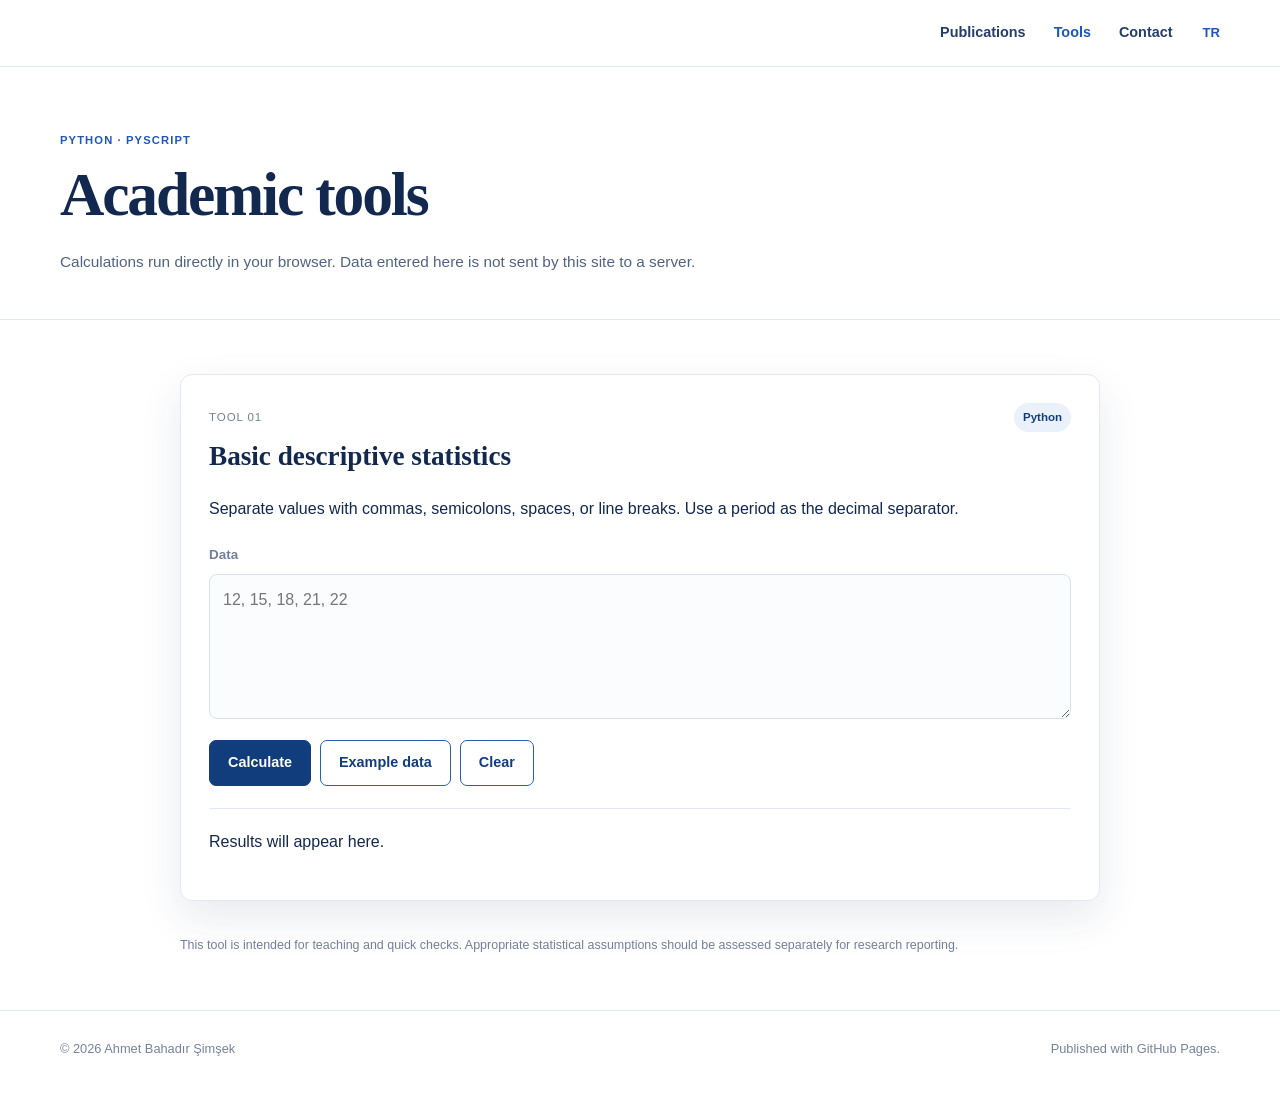
<file: en/tools.html>
<!doctype html>
<html lang="en">
<head>
<meta charset="utf-8">
<meta name="viewport" content="width=device-width, initial-scale=1">
<meta name="description" content="Ahmet Bahadır Şimşek — academic Python tools running in the browser on GitHub Pages.">
<meta name="theme-color" content="#f5f3ee">
<title>Academic Tools | Ahmet Bahadır Şimşek</title>
<link rel="canonical" href="https://abahadirsimsek.github.io/en/tools.html">
<link rel="alternate" hreflang="tr" href="https://abahadirsimsek.github.io/tools.html">
<link rel="alternate" hreflang="en" href="https://abahadirsimsek.github.io/en/tools.html">
<link rel="alternate" hreflang="x-default" href="https://abahadirsimsek.github.io/tools.html">
<meta property="og:type" content="website">
<meta property="og:site_name" content="Ahmet Bahadır Şimşek">
<meta property="og:title" content="Academic Tools | Ahmet Bahadır Şimşek">
<meta property="og:description" content="Ahmet Bahadır Şimşek — academic Python tools running in the browser on GitHub Pages.">
<meta property="og:url" content="https://abahadirsimsek.github.io/en/tools.html">
<meta property="og:locale" content="en_US">
<meta property="og:locale:alternate" content="tr_TR">
<meta name="twitter:card" content="summary">
<meta name="twitter:title" content="Academic Tools | Ahmet Bahadır Şimşek">
<meta name="twitter:description" content="Ahmet Bahadır Şimşek — academic Python tools running in the browser on GitHub Pages.">
<link rel="icon" href="../assets/favicon.svg" type="image/svg+xml">
<link rel="stylesheet" href="../assets/style.css">
<link rel="stylesheet" href="https://pyscript.net/releases/2026.7.3/core.css">
<script type="module" src="https://pyscript.net/releases/2026.7.3/core.js"></script>
</head>
<body>
<a class="skip-link" href="#main">Skip to content</a>
<header class="site-header">
  <div class="shell header-inner">
    <a class="identity" href="index.html">
      <span class="identity-name">Ahmet Bahadır Şimşek</span>
      <span class="identity-role">Associate Professor · Health Care Management</span>
    </a>
    <nav class="nav" aria-label="Main navigation">
      <a href="index.html#profile">Profile</a>
<a href="index.html#research">Research</a>
<a href="publications.html">Publications</a>
<a href="tools.html">Tools</a>
<a href="index.html#contact">Contact</a>
    </nav>
    <a class="lang-link" href="../tools.html" hreflang="tr">TR</a>
  </div>
</header>
<main id="main">
<section class="page-hero compact">
  <div class="shell">
    <p class="eyebrow">Python · PyScript</p>
    <h1>Academic tools</h1>
    <p class="lead narrow">
      Calculations run directly in your browser. Data entered here is not sent by this site to a server.
    </p>
  </div>
</section>

<section class="section">
  <div class="shell tool-shell">
    <article class="tool-panel" id="descriptive">
      <div class="tool-heading">
        <div>
          <span class="tool-tag">Tool 01</span>
          <h2>Basic descriptive statistics</h2>
        </div>
        <span class="python-badge">Python</span>
      </div>
      <p>Separate values with commas, semicolons, spaces, or line breaks. Use a period as the decimal separator.</p>
      <label class="field-label" for="data-input">Data</label>
      <textarea id="data-input" placeholder="12, 15, 18, 21, 22"></textarea>
      <div class="tool-actions">
        <button id="calculate" class="button primary" type="button">Calculate</button>
        <button id="example" class="button ghost" type="button">Example data</button>
        <button id="clear" class="button ghost" type="button">Clear</button>
      </div>
      <div id="result" class="result" aria-live="polite">Results will appear here.</div>
    </article>
    <p class="bibliography-note">
      This tool is intended for teaching and quick checks. Appropriate statistical assumptions should be assessed separately for research reporting.
    </p>
  </div>
</section>
<script type="py" src="../tools.py"></script>
</main>
<footer class="site-footer">
  <div class="shell footer-inner">
    <span>© <span id="year">2026</span> Ahmet Bahadır Şimşek</span>
    <span>Published with GitHub Pages.</span>
  </div>
</footer>
<script src="../assets/site.js"></script>
</body>
</html>
</file>
<file: assets/style.css>
:root {
  --bg: #f5f3ee;
  --surface: #fbfaf7;
  --surface-2: #eeece6;
  --text: #202624;
  --muted: #66706c;
  --line: #d7d7d0;
  --accent: #234c5b;
  --accent-deep: #183844;
  --accent-soft: #dfe9e9;
  --serif: ui-serif, Georgia, Cambria, "Times New Roman", serif;
  --sans: Inter, ui-sans-serif, -apple-system, BlinkMacSystemFont, "Segoe UI", sans-serif;
  --max: 1160px;
  --shadow: 0 18px 50px rgba(30, 38, 36, .07);
}

* { box-sizing: border-box; }
html { scroll-behavior: smooth; }
body {
  margin: 0;
  background: var(--bg);
  color: var(--text);
  font-family: var(--sans);
  line-height: 1.65;
  -webkit-font-smoothing: antialiased;
}
a { color: var(--accent); text-underline-offset: 3px; }
a:hover { color: var(--accent-deep); }
button, input, textarea { font: inherit; }
button { cursor: pointer; }

.shell {
  width: min(calc(100% - 44px), var(--max));
  margin-inline: auto;
}

.skip-link {
  position: fixed;
  left: 16px;
  top: -80px;
  z-index: 200;
  padding: 10px 14px;
  background: var(--text);
  color: white;
  text-decoration: none;
  border-radius: 6px;
}
.skip-link:focus { top: 16px; }

.site-header {
  position: sticky;
  top: 0;
  z-index: 100;
  background: rgba(245, 243, 238, .94);
  backdrop-filter: blur(14px);
  border-bottom: 1px solid rgba(120, 125, 120, .22);
}
.header-inner {
  min-height: 74px;
  display: grid;
  grid-template-columns: auto 1fr auto;
  align-items: center;
  gap: 28px;
}
.identity {
  display: inline-flex;
  flex-direction: column;
  color: var(--text);
  text-decoration: none;
  line-height: 1.16;
  white-space: nowrap;
}
.identity-name { font-family: var(--serif); font-weight: 700; font-size: 1.05rem; }
.identity-role { margin-top: 4px; color: var(--muted); font-size: .76rem; letter-spacing: .01em; }

.nav {
  display: flex;
  justify-content: flex-end;
  align-items: center;
  gap: 19px;
  min-width: 0;
}
.nav a {
  color: #38413e;
  font-size: .91rem;
  text-decoration: none;
}
.nav a:hover { color: var(--accent); }

.lang-link {
  min-width: 74px;
  padding: 7px 10px;
  border: 1px solid var(--line);
  background: transparent;
  color: var(--text);
  border-radius: 999px;
  font-size: .82rem;
}
.lang-link:hover { border-color: #aeb4b1; background: rgba(255,255,255,.38); }
.lang-current { font-weight: 750; }
.lang-other { color: var(--muted); }

.hero {
  padding: 96px 0 82px;
  border-bottom: 1px solid var(--line);
}
.hero-grid {
  display: grid;
  grid-template-columns: minmax(0, 1.55fr) minmax(300px, .72fr);
  gap: clamp(48px, 8vw, 104px);
  align-items: center;
}
.eyebrow {
  margin: 0 0 18px;
  color: var(--accent);
  text-transform: uppercase;
  letter-spacing: .14em;
  font-size: .72rem;
  font-weight: 800;
}
h1, h2, h3 { color: var(--text); }
h1 {
  margin: 0;
  font-family: var(--serif);
  font-size: clamp(3rem, 7vw, 6.25rem);
  font-weight: 600;
  line-height: .98;
  letter-spacing: -.045em;
}
.hero-role {
  margin: 22px 0 0;
  color: #3d4844;
  font-size: 1rem;
  font-weight: 700;
}
.lead {
  margin: 22px 0 0;
  max-width: 790px;
  color: #46514d;
  font-size: clamp(1.08rem, 1.7vw, 1.28rem);
  line-height: 1.65;
}
.lead.narrow { max-width: 830px; }
.hero-actions {
  display: flex;
  gap: 11px;
  flex-wrap: wrap;
  margin-top: 30px;
}
.micro-links {
  display: flex;
  gap: 17px;
  flex-wrap: wrap;
  margin-top: 22px;
  font-size: .88rem;
}
.micro-links a { color: var(--muted); }
.micro-links a:hover { color: var(--accent); }

.button {
  display: inline-flex;
  align-items: center;
  justify-content: center;
  min-height: 44px;
  padding: 9px 15px;
  border: 1px solid var(--line);
  border-radius: 7px;
  text-decoration: none;
  font-weight: 700;
  font-size: .91rem;
}
.button.primary {
  background: var(--accent);
  color: white;
  border-color: var(--accent);
}
.button.primary:hover { background: var(--accent-deep); color: white; }
.button.ghost {
  background: transparent;
  color: var(--text);
}
.button.ghost:hover { background: var(--surface); color: var(--accent); }

.profile-aside {
  border-left: 1px solid var(--line);
  padding-left: 34px;
}
.monogram {
  width: 92px;
  height: 92px;
  display: grid;
  place-items: center;
  margin-bottom: 27px;
  background: var(--accent);
  color: #f7f8f5;
  border-radius: 50%;
  font-family: var(--serif);
  font-size: 1.65rem;
  letter-spacing: -.02em;
}
.facts {
  margin: 0;
}
.facts > div {
  padding: 13px 0;
  border-top: 1px solid var(--line);
}
.facts dt {
  color: var(--muted);
  font-size: .73rem;
  text-transform: uppercase;
  letter-spacing: .08em;
}
.facts dd {
  margin: 4px 0 0;
  font-size: .91rem;
  font-weight: 650;
}
.facts dd a { text-decoration-thickness: 1px; }

.section {
  padding: 78px 0;
}
.section.tint {
  background: var(--surface-2);
  border-top: 1px solid var(--line);
  border-bottom: 1px solid var(--line);
}
.split {
  display: grid;
  grid-template-columns: 245px minmax(0, 1fr);
  gap: 68px;
}
.section-label {
  display: flex;
  align-items: baseline;
  gap: 14px;
}
.section-label > span {
  color: var(--accent);
  font-size: .7rem;
  font-weight: 800;
  letter-spacing: .12em;
}
.section-label h2 {
  margin: 0;
  font-family: var(--serif);
  font-weight: 600;
  font-size: clamp(1.9rem, 3.6vw, 3rem);
  line-height: 1.06;
  letter-spacing: -.03em;
}
.prose {
  max-width: 790px;
  font-family: var(--serif);
  font-size: 1.1rem;
}
.prose > p:first-child { margin-top: 0; }
.prose p { color: #38423f; }
.profile-strip {
  display: grid;
  grid-template-columns: repeat(2, 1fr);
  gap: 1px;
  margin-top: 34px;
  border: 1px solid var(--line);
  background: var(--line);
}
.profile-strip > div {
  padding: 17px;
  background: var(--surface);
  font-family: var(--sans);
}
.profile-strip span {
  display: block;
  color: var(--muted);
  font-size: .72rem;
  text-transform: uppercase;
  letter-spacing: .07em;
}
.profile-strip strong {
  display: block;
  margin-top: 5px;
  font-size: .88rem;
}

.section-head {
  display: flex;
  align-items: flex-end;
  justify-content: space-between;
  gap: 40px;
  margin-bottom: 31px;
}
.section-note {
  max-width: 470px;
  margin: 0;
  color: var(--muted);
  font-size: .92rem;
}
.research-grid {
  display: grid;
  grid-template-columns: repeat(2, 1fr);
  gap: 1px;
  background: var(--line);
  border: 1px solid var(--line);
}
.research-card {
  position: relative;
  min-height: 228px;
  padding: 30px 32px;
  background: var(--bg);
}
.research-index {
  color: var(--accent);
  font-family: var(--serif);
  font-size: .82rem;
  font-weight: 700;
}
.research-card h3 {
  margin: 29px 0 10px;
  font-family: var(--serif);
  font-size: 1.35rem;
  line-height: 1.2;
}
.research-card p {
  margin: 0;
  max-width: 500px;
  color: #56615d;
  font-size: .93rem;
}
.quiet-link {
  text-decoration: none;
  font-size: .91rem;
  font-weight: 700;
}

.featured-publications {
  border-top: 1px solid var(--line);
}
.featured-item {
  display: grid;
  grid-template-columns: 72px minmax(0, 1fr) auto;
  gap: 24px;
  align-items: start;
  padding: 22px 0;
  border-bottom: 1px solid var(--line);
}
.featured-year {
  color: var(--muted);
  font-variant-numeric: tabular-nums;
}
.featured-title {
  margin: 0;
  font-family: var(--serif);
  font-size: 1.08rem;
  font-weight: 650;
  line-height: 1.4;
}
.featured-title a { color: var(--text); text-decoration: none; }
.featured-title a:hover { color: var(--accent); }
.featured-meta {
  margin: 5px 0 0;
  color: var(--muted);
  font-size: .86rem;
}
.type-badge {
  padding: 4px 8px;
  border: 1px solid var(--line);
  border-radius: 999px;
  color: var(--muted);
  font-size: .69rem;
  white-space: nowrap;
}

.tools-banner {
  display: flex;
  align-items: center;
  justify-content: space-between;
  gap: 60px;
}
.tools-banner > div { max-width: 760px; }
.tools-banner p {
  margin: 18px 0 0;
  color: #4c5753;
}

.contact-grid {
  display: grid;
  grid-template-columns: repeat(2, 1fr);
  gap: 26px 44px;
}
.contact-item {
  padding-top: 14px;
  border-top: 1px solid var(--line);
}
.contact-item > span {
  display: block;
  margin-bottom: 7px;
  color: var(--muted);
  font-size: .72rem;
  text-transform: uppercase;
  letter-spacing: .08em;
}
.contact-item a, .contact-item p {
  margin: 0;
  color: var(--text);
  overflow-wrap: anywhere;
}
.inline-links {
  display: flex;
  flex-wrap: wrap;
  gap: 14px;
}
.inline-links a { color: var(--accent); }

.page-hero {
  padding: 78px 0 56px;
  border-bottom: 1px solid var(--line);
}
.page-hero.compact { padding-bottom: 48px; }
.page-hero h1 {
  font-size: clamp(3rem, 7vw, 5.3rem);
}

.publications-section { padding-top: 42px; }
.publication-toolbar {
  display: grid;
  grid-template-columns: minmax(260px, 1fr) auto auto;
  align-items: end;
  gap: 16px 24px;
  padding-bottom: 22px;
  border-bottom: 1px solid var(--line);
}
.search-field span {
  display: block;
  margin-bottom: 7px;
  color: var(--muted);
  font-size: .72rem;
  text-transform: uppercase;
  letter-spacing: .07em;
}
.search-field input {
  width: 100%;
  height: 45px;
  padding: 0 13px;
  border: 1px solid var(--line);
  border-radius: 6px;
  background: var(--surface);
  color: var(--text);
  outline: none;
}
.search-field input:focus {
  border-color: var(--accent);
  box-shadow: 0 0 0 3px rgba(35,76,91,.10);
}
.filter-group { display: flex; gap: 6px; flex-wrap: wrap; }
.filter-button {
  min-height: 39px;
  padding: 7px 11px;
  border: 1px solid var(--line);
  border-radius: 999px;
  background: transparent;
  color: #46514d;
  font-size: .82rem;
}
.filter-button.active, .filter-button:hover {
  background: var(--accent);
  border-color: var(--accent);
  color: #fff;
}
.result-count {
  margin: 0 0 8px;
  color: var(--muted);
  font-size: .81rem;
  white-space: nowrap;
}

.publication-list { margin-top: 14px; }
.year-group { margin-top: 38px; }
.year-heading {
  margin: 0 0 12px;
  padding-bottom: 8px;
  border-bottom: 1px solid var(--line);
  color: var(--muted);
  font-size: .8rem;
  letter-spacing: .08em;
  text-transform: uppercase;
}
.pub-card {
  position: relative;
  padding: 19px 18px 17px;
  margin: 0 -18px;
  border-bottom: 1px solid var(--line);
  transition: background .2s ease, box-shadow .2s ease, transform .2s ease;
  outline: none;
}
.pub-card:hover,
.pub-card:focus-within,
.pub-card.is-open {
  z-index: 2;
  background: var(--surface);
  box-shadow: var(--shadow);
}
.pub-topline {
  display: flex;
  align-items: center;
  gap: 8px;
  margin-bottom: 9px;
}
.pub-type {
  display: inline-flex;
  align-items: center;
  min-height: 22px;
  padding: 2px 7px;
  border-radius: 999px;
  background: var(--accent-soft);
  color: var(--accent-deep);
  font-size: .67rem;
  font-weight: 750;
  letter-spacing: .03em;
}
.pub-year-small {
  color: var(--muted);
  font-size: .75rem;
}
.pub-title {
  margin: 0;
  max-width: 950px;
  font-family: var(--serif);
  font-size: 1.08rem;
  font-weight: 680;
  line-height: 1.42;
}
.pub-title a { color: var(--text); text-decoration: none; }
.pub-title a:hover { color: var(--accent); text-decoration: underline; }
.pub-authors {
  margin: 8px 0 0;
  color: #46514d;
  font-size: .88rem;
}
.pub-source {
  margin: 3px 0 0;
  color: var(--muted);
  font-size: .86rem;
}
.pub-actions {
  display: flex;
  gap: 12px;
  flex-wrap: wrap;
  align-items: center;
  margin-top: 11px;
}
.pub-actions a,
.summary-toggle,
.copy-citation {
  padding: 0;
  border: 0;
  background: transparent;
  color: var(--accent);
  font-size: .78rem;
  font-weight: 700;
  text-decoration: none;
}
.pub-actions a:hover,
.summary-toggle:hover,
.copy-citation:hover { text-decoration: underline; }
.summary-toggle { display: none; }

.summary-panel {
  max-height: 0;
  opacity: 0;
  overflow: hidden;
  margin-top: 0;
  color: #44504b;
  font-size: .88rem;
  transition: max-height .28s ease, opacity .22s ease, margin-top .22s ease;
}
.pub-card:hover .summary-panel,
.pub-card:focus-within .summary-panel,
.pub-card.is-open .summary-panel {
  max-height: 360px;
  opacity: 1;
  margin-top: 15px;
}
.summary-panel::before {
  content: "";
  display: block;
  width: 42px;
  margin-bottom: 11px;
  border-top: 2px solid var(--accent);
}
.summary-label {
  margin-right: 5px;
  font-weight: 760;
  color: var(--text);
}
.bibliography-note {
  margin: 34px 0 0;
  max-width: 900px;
  color: var(--muted);
  font-size: .78rem;
}
.empty-state {
  padding: 50px 0;
  color: var(--muted);
}

.tool-shell { max-width: 900px; }
.tool-panel {
  padding: 30px;
  border: 1px solid var(--line);
  background: var(--surface);
  box-shadow: 0 18px 45px rgba(30,38,36,.05);
}
.tool-heading {
  display: flex;
  justify-content: space-between;
  align-items: start;
  gap: 24px;
  margin-bottom: 17px;
}
.tool-heading h2 {
  margin: 5px 0 0;
  font-family: var(--serif);
  font-size: 1.7rem;
}
.tool-tag {
  color: var(--muted);
  font-size: .72rem;
  text-transform: uppercase;
  letter-spacing: .08em;
}
.python-badge {
  padding: 5px 9px;
  border-radius: 999px;
  background: var(--accent-soft);
  color: var(--accent-deep);
  font-size: .72rem;
  font-weight: 750;
}
.field-label {
  display: block;
  margin: 22px 0 7px;
  font-weight: 700;
  font-size: .84rem;
}
textarea {
  width: 100%;
  min-height: 145px;
  resize: vertical;
  padding: 12px 13px;
  border: 1px solid var(--line);
  border-radius: 6px;
  background: #fff;
  color: var(--text);
  outline: none;
}
textarea:focus {
  border-color: var(--accent);
  box-shadow: 0 0 0 3px rgba(35,76,91,.10);
}
.tool-actions {
  display: flex;
  gap: 9px;
  flex-wrap: wrap;
  margin-top: 13px;
}
.result {
  min-height: 64px;
  margin-top: 22px;
  padding-top: 20px;
  border-top: 1px solid var(--line);
}
.result-grid {
  display: grid;
  grid-template-columns: repeat(4, 1fr);
  gap: 9px;
}
.metric {
  padding: 12px;
  border: 1px solid var(--line);
  background: #f8f7f3;
}
.metric span {
  display: block;
  color: var(--muted);
  font-size: .68rem;
  text-transform: uppercase;
  letter-spacing: .04em;
}
.metric strong {
  display: block;
  margin-top: 4px;
  font-family: var(--serif);
  font-size: 1.12rem;
}

.site-footer {
  padding: 27px 0 34px;
  border-top: 1px solid var(--line);
  color: var(--muted);
  font-size: .8rem;
}
.footer-inner {
  display: flex;
  justify-content: space-between;
  gap: 20px;
  flex-wrap: wrap;
}
.footer-inner a { color: var(--muted); }

:focus-visible {
  outline: 3px solid rgba(35,76,91,.28);
  outline-offset: 3px;
}

@media (hover: none), (pointer: coarse) {
  .summary-toggle { display: inline-block; }
  .pub-card:hover .summary-panel {
    max-height: 0;
    opacity: 0;
    margin-top: 0;
  }
  .pub-card.is-open .summary-panel,
  .pub-card:focus-within .summary-panel {
    max-height: 420px;
    opacity: 1;
    margin-top: 15px;
  }
}

@media (max-width: 940px) {
  .header-inner {
    grid-template-columns: 1fr auto;
    padding: 13px 0;
  }
  .nav {
    grid-column: 1 / -1;
    grid-row: 2;
    justify-content: flex-start;
    overflow-x: auto;
    padding-bottom: 3px;
  }
  .hero-grid { grid-template-columns: 1fr; gap: 50px; }
  .profile-aside {
    display: grid;
    grid-template-columns: 92px 1fr;
    gap: 27px;
    align-items: start;
    border-left: 0;
    border-top: 1px solid var(--line);
    padding: 28px 0 0;
  }
  .monogram { margin: 0; }
  .facts {
    display: grid;
    grid-template-columns: repeat(2, 1fr);
    gap: 0 24px;
  }
  .split { grid-template-columns: 1fr; gap: 30px; }
  .publication-toolbar {
    grid-template-columns: 1fr;
    align-items: start;
  }
  .result-count { margin-bottom: 0; }
}

@media (max-width: 700px) {
  .shell { width: min(calc(100% - 28px), var(--max)); }
  .site-header { position: relative; }
  .hero { padding: 60px 0 52px; }
  .section { padding: 58px 0; }
  .page-hero { padding: 58px 0 44px; }
  .section-head, .tools-banner {
    align-items: flex-start;
    flex-direction: column;
    gap: 22px;
  }
  .research-grid { grid-template-columns: 1fr; }
  .research-card { min-height: 0; }
  .profile-strip, .contact-grid { grid-template-columns: 1fr; }
  .featured-item {
    grid-template-columns: 55px minmax(0,1fr);
    gap: 9px 15px;
  }
  .featured-item .type-badge {
    grid-column: 2;
    justify-self: start;
  }
  .profile-aside { grid-template-columns: 1fr; }
  .facts { grid-template-columns: 1fr; }
  .monogram { width: 78px; height: 78px; }
  .pub-card { margin-inline: -8px; padding-inline: 8px; }
  .result-grid { grid-template-columns: repeat(2, 1fr); }
}

@media (max-width: 420px) {
  .header-inner { gap: 15px; }
  .identity-name { font-size: .95rem; }
  .nav { gap: 14px; }
  h1 { font-size: 2.75rem; }
  .filter-group { gap: 5px; }
  .filter-button { font-size: .77rem; }
  .result-grid { grid-template-columns: 1fr; }
}

@media (prefers-reduced-motion: reduce) {
  html { scroll-behavior: auto; }
  *, *::before, *::after {
    transition-duration: .01ms !important;
    animation-duration: .01ms !important;
    animation-iteration-count: 1 !important;
  }
}


/* v3: language routes + static publication enhancements */
.lang-link {
  text-decoration: none;
  display: inline-flex;
  align-items: center;
  justify-content: center;
}
.contact-primary a { font-weight: 750; }
.contact-secondary { opacity: .78; }
.contact-secondary:hover { opacity: 1; }

.pub-card[hidden], .year-group[hidden] { display: none !important; }
.no-results {
  padding: 48px 0;
  color: var(--muted);
}
.pub-actions a:first-child {
  display: inline-flex;
  align-items: center;
  padding: 4px 8px;
  border: 1px solid var(--line);
  border-radius: 999px;
  background: var(--surface);
  text-decoration: none;
}
.pub-actions a:first-child:hover {
  border-color: var(--accent);
  background: var(--accent-soft);
}
@media (hover: hover) and (pointer: fine) {
  .summary-toggle { display: none; }
}
@media (hover: none), (pointer: coarse) {
  .summary-toggle { display: inline-block; }
}
</file>
<file: assets/home.css>
/* Homepage visual system: minimal modern */
.home-page {
  --home-bg: #ffffff;
  --home-text: #13284f;
  --home-muted: #66748e;
  --home-line: #e2e8f1;
  --home-accent: #1f57b6;
  --home-accent-deep: #123d7d;
  --home-soft: #f5f8fd;
  --home-card: #ffffff;
  --home-shadow: 0 16px 42px rgba(26, 48, 87, .10);
  background: var(--home-bg);
  color: var(--home-text);
}

.home-page a { color: var(--home-accent); }
.home-page a:hover { color: var(--home-accent-deep); }

.home-page .site-header {
  background: rgba(255,255,255,.95);
  border-bottom: 1px solid var(--home-line);
  backdrop-filter: blur(16px);
}

.home-page .header-inner {
  min-height: 66px;
  display: flex;
  justify-content: flex-end;
  align-items: center;
  gap: 30px;
}

.home-page .nav {
  gap: 28px;
  margin-left: auto;
}

.home-page .nav a {
  color: #233d6c;
  font-size: .9rem;
  font-weight: 600;
}

.home-page .lang-link {
  min-width: auto;
  padding: 0;
  border: 0;
  border-radius: 0;
  color: var(--home-accent);
  font-weight: 700;
}
.home-page .lang-link:hover { background: transparent; }

.home-page .hero {
  padding: 72px 0 70px;
  background: #fff;
  border-bottom: 1px solid var(--home-line);
}

.home-page .hero-grid {
  grid-template-columns: minmax(0, 1.42fr) minmax(320px, .68fr);
  gap: clamp(42px, 7vw, 82px);
  align-items: center;
}

.home-page .hero h1 {
  max-width: 760px;
  color: var(--home-text);
  font-size: clamp(2.6rem, 4.4vw, 4.1rem);
  line-height: 1.04;
  letter-spacing: -.038em;
  font-weight: 650;
}

.home-page .lead {
  max-width: 690px;
  margin-top: 28px;
  color: #435477;
  font-size: clamp(.96rem, 1.1vw, 1.02rem);
  line-height: 1.62;
}

.home-page .hero-actions { margin-top: 28px; gap: 14px; }

.home-page .button {
  min-height: 46px;
  padding: 10px 18px;
  border-radius: 7px;
  font-size: .9rem;
}

.home-page .button.primary {
  background: var(--home-accent-deep);
  border-color: var(--home-accent-deep);
  color: #fff;
}
.home-page .button.primary:hover { background: #0d3269; }

.home-page .button.ghost {
  background: #fff;
  border-color: #2a5eb1;
  color: var(--home-accent-deep);
}
.home-page .button.ghost:hover { background: var(--home-soft); }

.home-page .micro-links {
  margin-top: 30px;
  gap: 24px;
  font-size: .87rem;
}
.home-page .micro-links a {
  color: #315a99;
  font-weight: 600;
  text-decoration: none;
}
.home-page .micro-links a::after {
  content: "↗";
  margin-left: 5px;
  font-size: .72em;
}

.home-page .profile-aside {
  width: 100%;
  padding: 0;
  overflow: hidden;
  border: 1px solid var(--home-line);
  border-radius: 14px;
  background: var(--home-card);
  box-shadow: var(--home-shadow);
}

.home-page .profile-photo {
  display: block;
  width: 100%;
  height: 200px;
  object-fit: cover;
  object-position: center 31%;
  border-bottom: 1px solid var(--home-line);
}

.home-page .facts {
  display: grid;
  grid-template-columns: repeat(2, minmax(0, 1fr));
  column-gap: 16px;
  margin: 0;
  padding: 0 16px 8px;
}

.home-page .facts > div {
  display: block;
  min-width: 0;
  padding: 8px 0 7px;
  border-top: 1px solid var(--home-line);
}
.home-page .facts > div:nth-child(-n+2) { border-top: 0; }

.home-page .facts dt {
  color: #71809a;
  font-size: .68rem;
  text-transform: none;
  letter-spacing: 0;
  font-weight: 600;
  line-height: 1.2;
}
.home-page .facts dd {
  margin: 2px 0 0;
  color: #263e67;
  font-size: .78rem;
  font-weight: 700;
  line-height: 1.22;
  overflow-wrap: anywhere;
}

.home-page .section { padding: 62px 0; }
.home-page .section.tint {
  background: var(--home-soft);
  border-color: var(--home-line);
}

.home-page .section-head {
  align-items: center;
  margin-bottom: 20px;
}

.home-page .section-label { gap: 14px; align-items: center; }
.home-page .section-label > span {
  color: var(--home-accent);
  font-family: var(--serif);
  font-size: 1rem;
  font-weight: 700;
  letter-spacing: 0;
}
.home-page .section-label > span::after {
  content: "";
  display: inline-block;
  width: 1px;
  height: 28px;
  margin-left: 14px;
  vertical-align: middle;
  background: #d7e0ec;
}
.home-page .section-label h2 {
  color: var(--home-text);
  font-size: clamp(1.85rem, 3vw, 2.55rem);
  font-weight: 650;
}
.home-page .quiet-link { color: var(--home-accent); }

.home-page .featured-publications { border-top: 0; }
.home-page .featured-item {
  grid-template-columns: 68px minmax(0, 1fr) auto;
  gap: 22px;
  padding: 19px 0;
  border-bottom: 1px solid var(--home-line);
}
.home-page .featured-item:first-child { border-top: 1px solid var(--home-line); }
.home-page .featured-year {
  color: #5270a0;
  font-weight: 700;
}
.home-page .featured-title {
  color: var(--home-text);
  font-size: 1.02rem;
  line-height: 1.42;
}
.home-page .featured-title a { color: var(--home-text); }
.home-page .featured-title a:hover { color: var(--home-accent); }
.home-page .featured-meta {
  color: #71809a;
  font-size: .82rem;
}
.home-page .type-badge {
  border-color: #dce4ef;
  background: #f8fafe;
  color: #61718d;
}

.home-page .tools-banner {
  gap: 44px;
}
.home-page .tools-banner p {
  color: #52637f;
  max-width: 680px;
}

.home-page .split {
  grid-template-columns: 185px minmax(0, 1fr);
  gap: 54px;
}
.home-page .contact-grid {
  grid-template-columns: repeat(2, minmax(0,1fr));
  gap: 24px 38px;
}
.home-page .contact-item {
  border-top-color: var(--home-line);
}
.home-page .contact-item > span {
  color: #75839a;
  text-transform: none;
  letter-spacing: 0;
  font-weight: 700;
}
.home-page .contact-item a,
.home-page .contact-item p { color: #2c4268; }

.home-page .site-footer {
  background: #fff;
  border-top: 1px solid var(--home-line);
}
.home-page .footer-inner { color: #75839a; }

@media (max-width: 900px) {
  .home-page .hero-grid { grid-template-columns: 1fr; gap: 38px; }
  .home-page .profile-aside {
    max-width: 430px;
    justify-self: start;
  }
  .home-page .split { grid-template-columns: 1fr; gap: 26px; }
  .home-page .tools-banner { align-items: flex-start; }
}

@media (max-width: 640px) {
  .home-page .shell { width: min(calc(100% - 30px), var(--max)); }
  .home-page .header-inner { min-height: 60px; gap: 18px; }
  .home-page .nav { gap: 15px; }
  .home-page .nav a { font-size: .82rem; }
  .home-page .hero { padding: 52px 0 48px; }
  .home-page .hero h1 { font-size: clamp(2.25rem, 11vw, 3.2rem); }
  .home-page .lead { margin-top: 22px; }
  .home-page .section { padding: 48px 0; }
  .home-page .section-head { align-items: flex-start; }
  .home-page .featured-item {
    grid-template-columns: 54px minmax(0, 1fr);
    gap: 14px;
  }
  .home-page .type-badge { display: none; }
  .home-page .contact-grid { grid-template-columns: 1fr; }
  .home-page .tools-banner { flex-direction: column; gap: 26px; }
}
</file>
